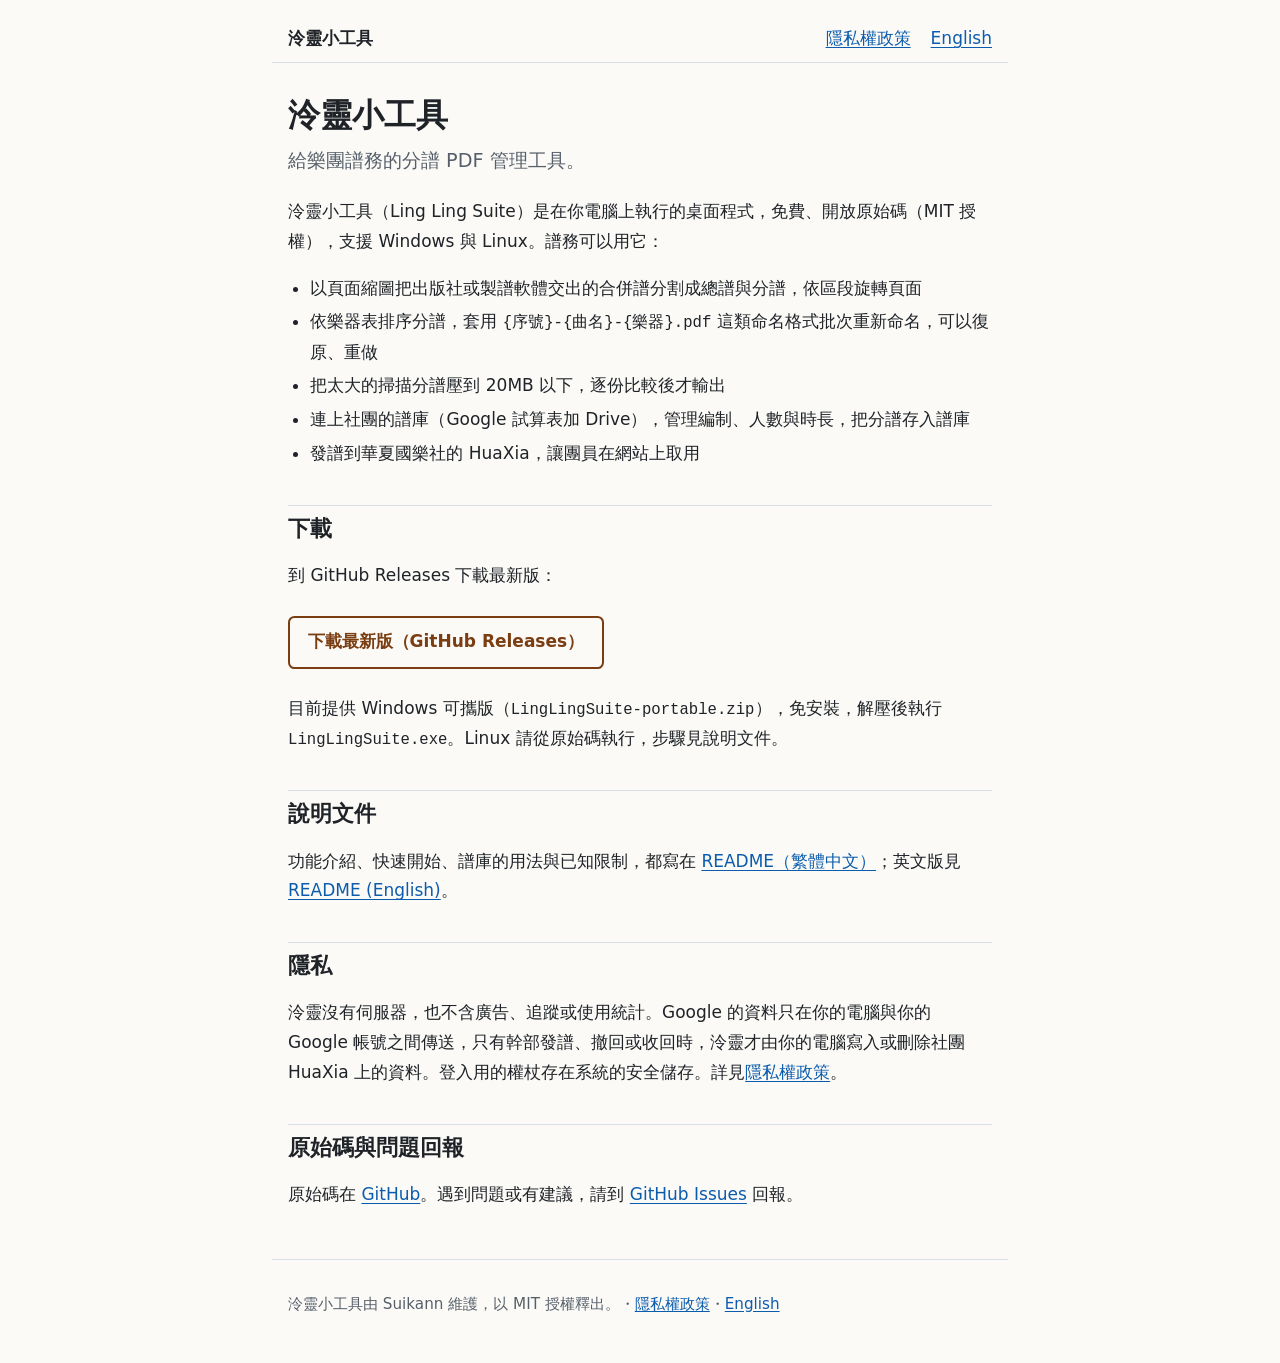
<file: website/index.html>
<!doctype html>
<html lang="zh-Hant-TW">
<head>
  <meta charset="utf-8">
  <meta name="viewport" content="width=device-width, initial-scale=1">
  <title>泠靈小工具</title>
  <meta name="description" content="泠靈小工具：給樂團譜務的分譜 PDF 管理工具，免費、開放原始碼的桌面程式。">
  <link rel="stylesheet" href="style.css">
  <link rel="alternate" hreflang="en" href="en/">
</head>
<body>
  <a class="skip-link" href="#main">跳到主要內容</a>
  <header>
    <nav class="site-nav" aria-label="網站">
      <a class="brand" href="./">泠靈小工具</a>
      <a href="privacy.html">隱私權政策</a>
      <a href="en/" lang="en" hreflang="en">English</a>
    </nav>
  </header>

  <main id="main">
    <h1>泠靈小工具</h1>
    <p class="lead">給樂團譜務的分譜 PDF 管理工具。</p>

    <p>泠靈小工具（Ling Ling Suite）是在你電腦上執行的桌面程式，免費、開放原始碼（MIT 授權），支援 Windows 與 Linux。譜務可以用它：</p>
    <ul>
      <li>以頁面縮圖把出版社或製譜軟體交出的合併譜分割成總譜與分譜，依區段旋轉頁面</li>
      <li>依樂器表排序分譜，套用 <code>{序號}-{曲名}-{樂器}.pdf</code> 這類命名格式批次重新命名，可以復原、重做</li>
      <li>把太大的掃描分譜壓到 20MB 以下，逐份比較後才輸出</li>
      <li>連上社團的譜庫（Google 試算表加 Drive），管理編制、人數與時長，把分譜存入譜庫</li>
      <li>發譜到華夏國樂社的 HuaXia，讓團員在網站上取用</li>
    </ul>

    <h2>下載</h2>
    <p>到 GitHub Releases 下載最新版：</p>
    <p><a class="download" href="https://github.com/Suikann/ling-ling-suite/releases/latest">下載最新版（GitHub Releases）</a></p>
    <p>目前提供 Windows 可攜版（<code>LingLingSuite-portable.zip</code>），免安裝，解壓後執行 <code>LingLingSuite.exe</code>。Linux 請從原始碼執行，步驟見說明文件。</p>

    <h2>說明文件</h2>
    <p>功能介紹、快速開始、譜庫的用法與已知限制，都寫在 <a href="https://github.com/Suikann/ling-ling-suite/blob/HEAD/README.zh-TW.md">README（繁體中文）</a>；英文版見 <a href="https://github.com/Suikann/ling-ling-suite/blob/HEAD/README.md" lang="en" hreflang="en">README (English)</a>。</p>

    <h2>隱私</h2>
    <p>泠靈沒有伺服器，也不含廣告、追蹤或使用統計。Google 的資料只在你的電腦與你的 Google 帳號之間傳送，只有幹部發譜、撤回或收回時，泠靈才由你的電腦寫入或刪除社團 HuaXia 上的資料。登入用的權杖存在系統的安全儲存。詳見<a href="privacy.html">隱私權政策</a>。</p>

    <h2>原始碼與問題回報</h2>
    <p>原始碼在 <a href="https://github.com/Suikann/ling-ling-suite">GitHub</a>。遇到問題或有建議，請到 <a href="https://github.com/Suikann/ling-ling-suite/issues">GitHub Issues</a> 回報。</p>
  </main>

  <footer>
    <p>泠靈小工具由 Suikann 維護，以 MIT 授權釋出。・<a href="privacy.html">隱私權政策</a>・<a href="en/" lang="en" hreflang="en">English</a></p>
  </footer>
</body>
</html>
</file>
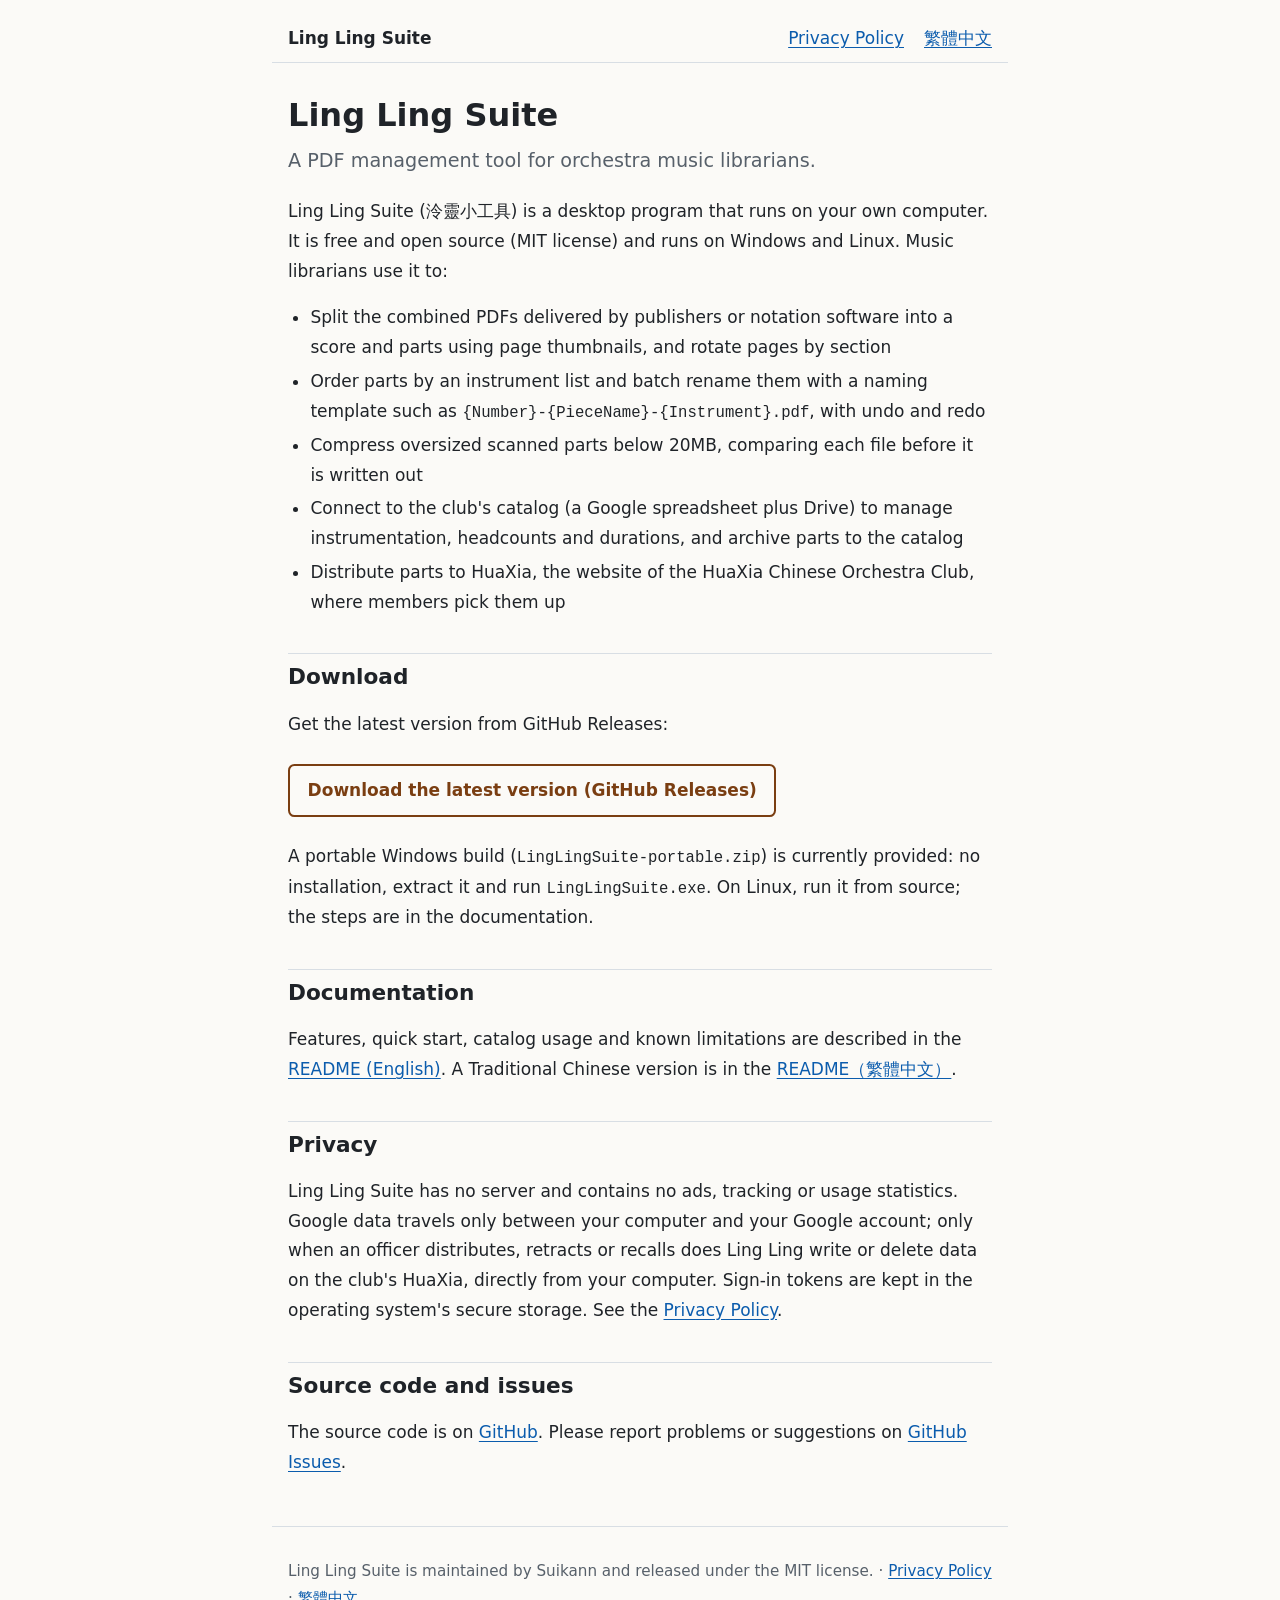
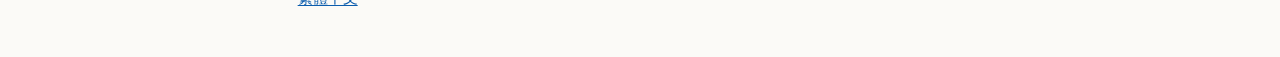
<file: website/en/index.html>
<!doctype html>
<html lang="en">
<head>
  <meta charset="utf-8">
  <meta name="viewport" content="width=device-width, initial-scale=1">
  <title>Ling Ling Suite</title>
  <meta name="description" content="Ling Ling Suite: a free, open-source desktop tool for managing orchestral score and part PDFs.">
  <link rel="stylesheet" href="../style.css">
  <link rel="alternate" hreflang="zh-Hant-TW" href="../">
</head>
<body>
  <a class="skip-link" href="#main">Skip to main content</a>
  <header>
    <nav class="site-nav" aria-label="Site">
      <a class="brand" href="./">Ling Ling Suite</a>
      <a href="privacy.html">Privacy Policy</a>
      <a href="../" lang="zh-Hant-TW" hreflang="zh-Hant-TW">繁體中文</a>
    </nav>
  </header>

  <main id="main">
    <h1>Ling Ling Suite</h1>
    <p class="lead">A PDF management tool for orchestra music librarians.</p>

    <p>Ling Ling Suite (泠靈小工具) is a desktop program that runs on your own computer. It is free and open source (MIT license) and runs on Windows and Linux. Music librarians use it to:</p>
    <ul>
      <li>Split the combined PDFs delivered by publishers or notation software into a score and parts using page thumbnails, and rotate pages by section</li>
      <li>Order parts by an instrument list and batch rename them with a naming template such as <code>{Number}-{PieceName}-{Instrument}.pdf</code>, with undo and redo</li>
      <li>Compress oversized scanned parts below 20MB, comparing each file before it is written out</li>
      <li>Connect to the club's catalog (a Google spreadsheet plus Drive) to manage instrumentation, headcounts and durations, and archive parts to the catalog</li>
      <li>Distribute parts to HuaXia, the website of the HuaXia Chinese Orchestra Club, where members pick them up</li>
    </ul>

    <h2>Download</h2>
    <p>Get the latest version from GitHub Releases:</p>
    <p><a class="download" href="https://github.com/Suikann/ling-ling-suite/releases/latest">Download the latest version (GitHub Releases)</a></p>
    <p>A portable Windows build (<code>LingLingSuite-portable.zip</code>) is currently provided: no installation, extract it and run <code>LingLingSuite.exe</code>. On Linux, run it from source; the steps are in the documentation.</p>

    <h2>Documentation</h2>
    <p>Features, quick start, catalog usage and known limitations are described in the <a href="https://github.com/Suikann/ling-ling-suite/blob/HEAD/README.md">README (English)</a>. A Traditional Chinese version is in the <a href="https://github.com/Suikann/ling-ling-suite/blob/HEAD/README.zh-TW.md" lang="zh-Hant-TW" hreflang="zh-Hant-TW">README（繁體中文）</a>.</p>

    <h2>Privacy</h2>
    <p>Ling Ling Suite has no server and contains no ads, tracking or usage statistics. Google data travels only between your computer and your Google account; only when an officer distributes, retracts or recalls does Ling Ling write or delete data on the club's HuaXia, directly from your computer. Sign-in tokens are kept in the operating system's secure storage. See the <a href="privacy.html">Privacy Policy</a>.</p>

    <h2>Source code and issues</h2>
    <p>The source code is on <a href="https://github.com/Suikann/ling-ling-suite">GitHub</a>. Please report problems or suggestions on <a href="https://github.com/Suikann/ling-ling-suite/issues">GitHub Issues</a>.</p>
  </main>

  <footer>
    <p>Ling Ling Suite is maintained by Suikann and released under the MIT license. · <a href="privacy.html">Privacy Policy</a> · <a href="../" lang="zh-Hant-TW" hreflang="zh-Hant-TW">繁體中文</a></p>
  </footer>
</body>
</html>
</file>
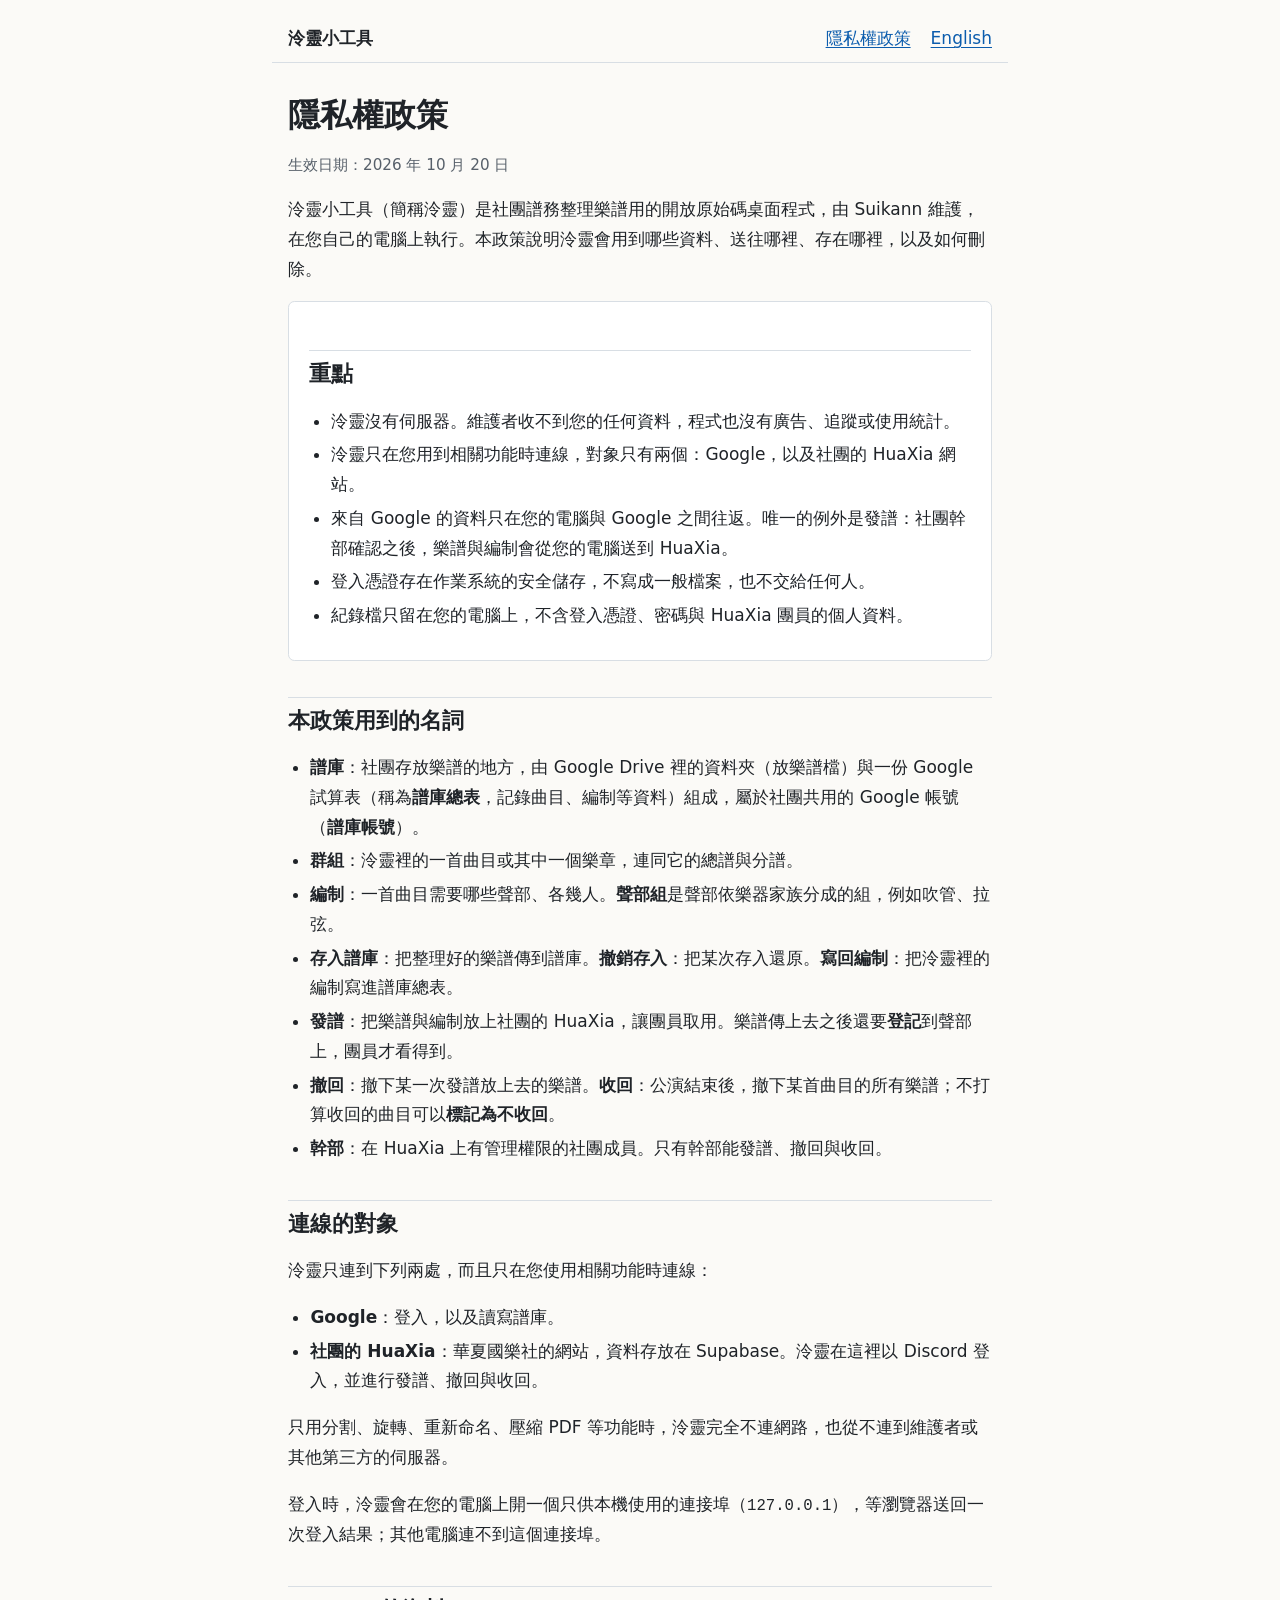
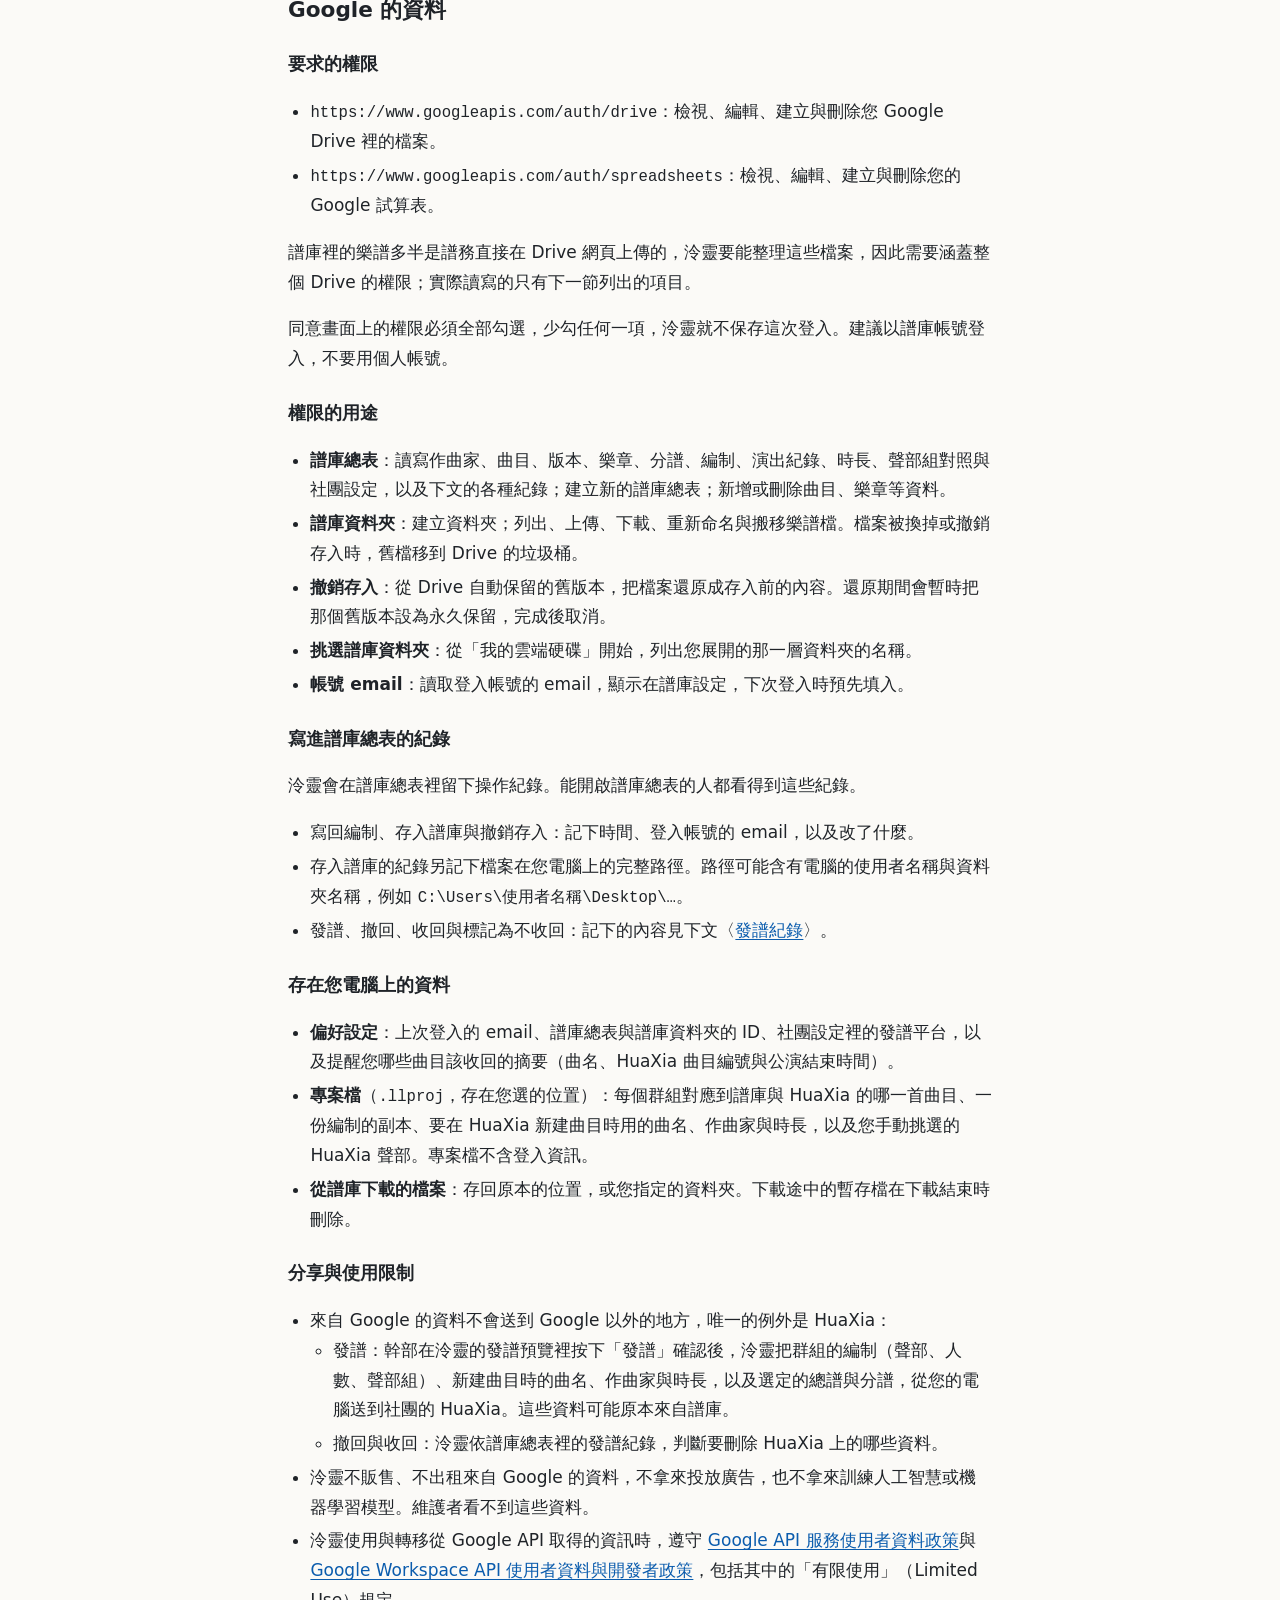
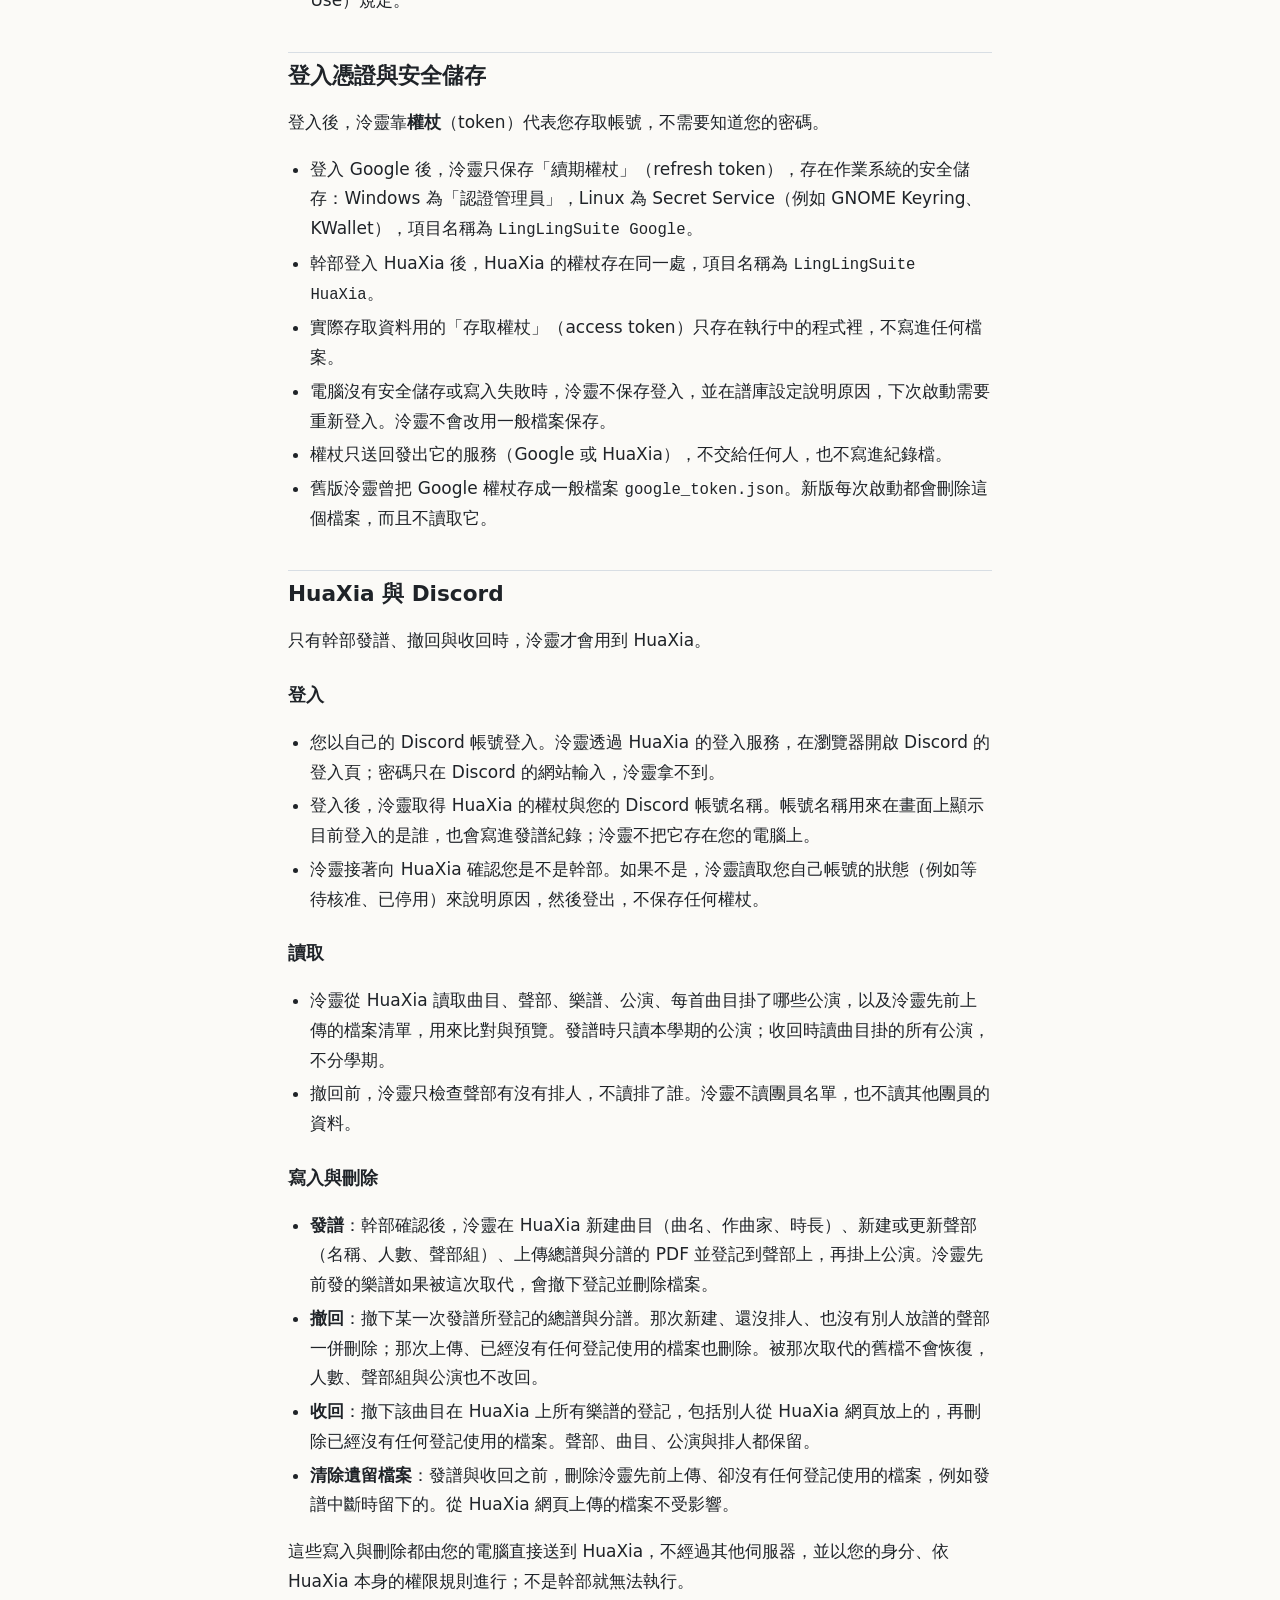
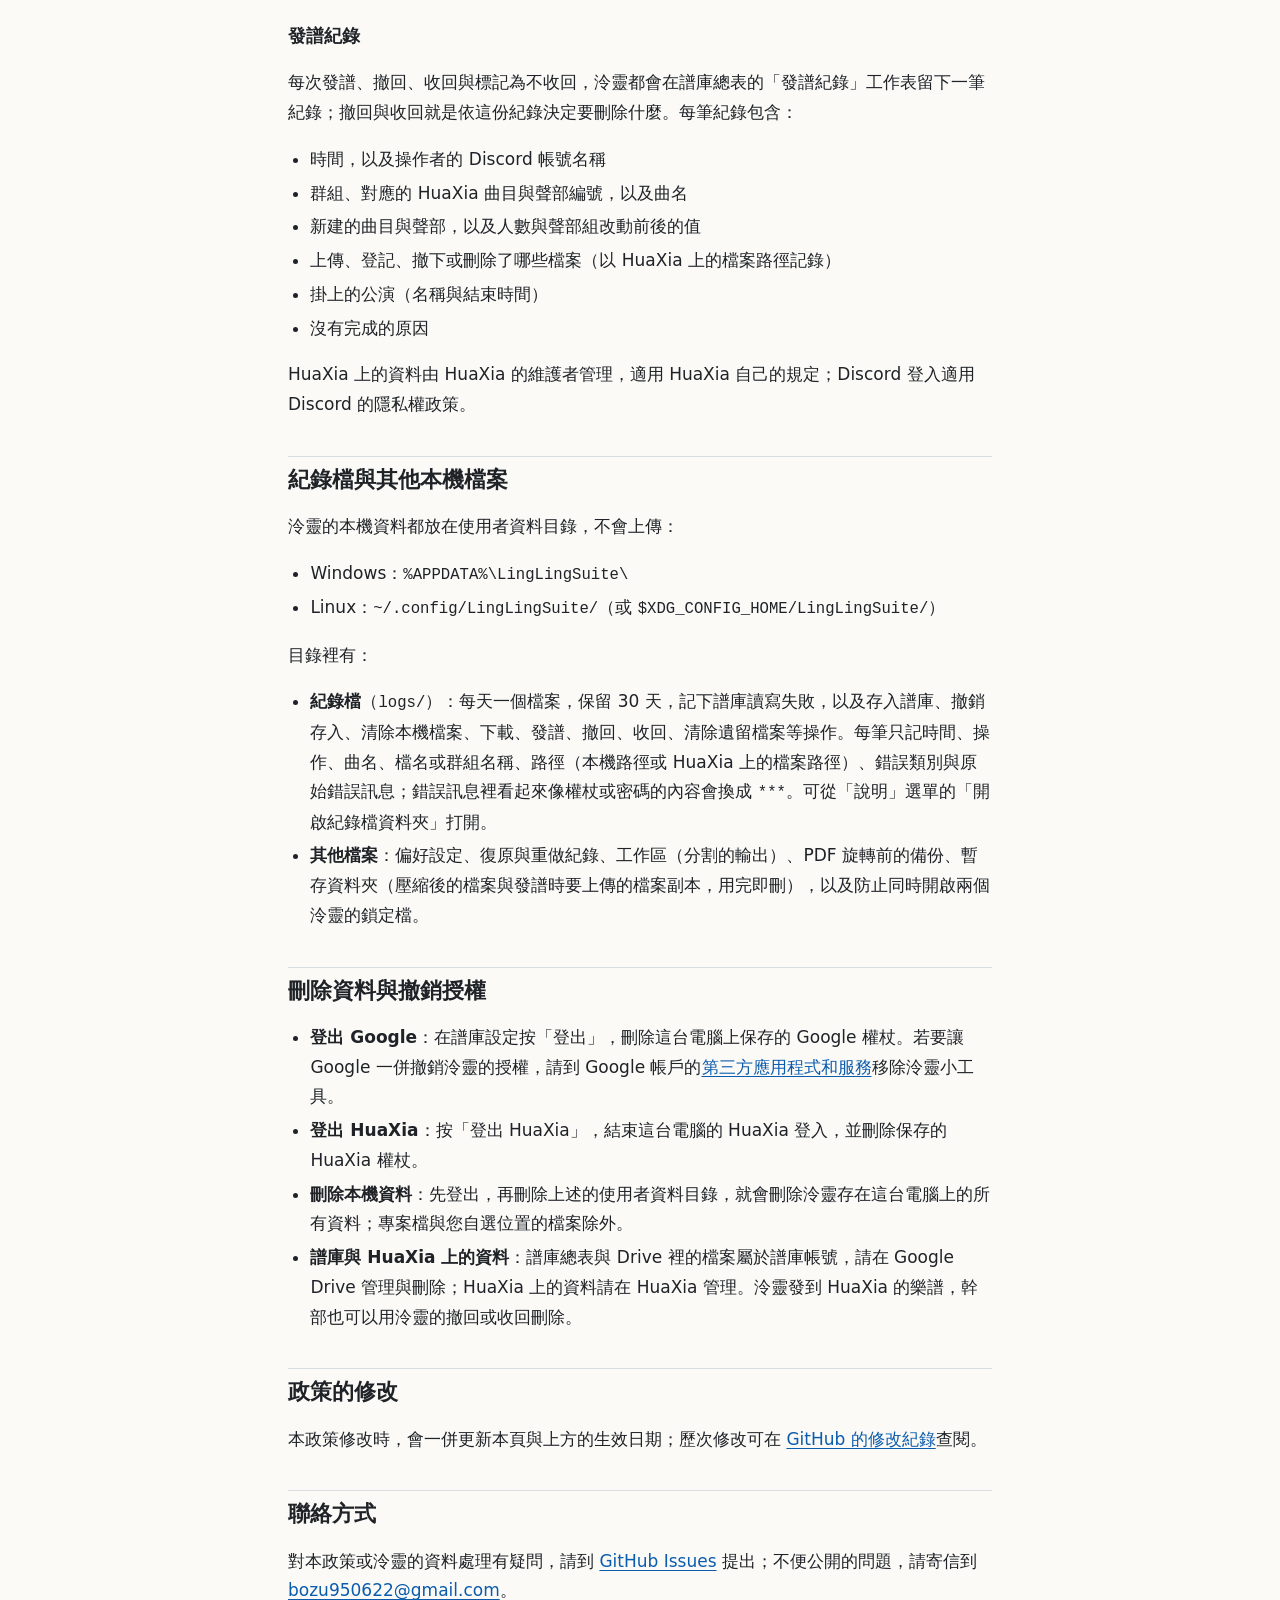
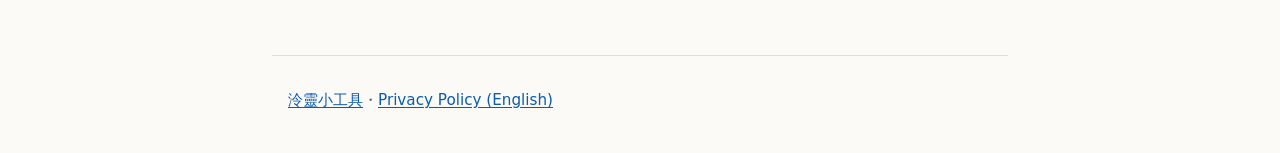
<file: website/privacy.html>
<!doctype html>
<html lang="zh-Hant-TW">
<head>
  <meta charset="utf-8">
  <meta name="viewport" content="width=device-width, initial-scale=1">
  <title>隱私權政策｜泠靈小工具</title>
  <meta name="description" content="泠靈小工具如何處理 Google、HuaXia 與本機的資料。">
  <link rel="stylesheet" href="style.css">
  <link rel="alternate" hreflang="en" href="en/privacy.html">
</head>
<body>
  <a class="skip-link" href="#main">跳到主要內容</a>
  <header>
    <nav class="site-nav" aria-label="網站">
      <a class="brand" href="./">泠靈小工具</a>
      <a href="privacy.html" aria-current="page">隱私權政策</a>
      <a href="en/privacy.html" lang="en" hreflang="en">English</a>
    </nav>
  </header>

  <main id="main">
    <h1>隱私權政策</h1>
    <p class="meta">生效日期：2026 年 10 月 20 日</p>

    <p>泠靈小工具（簡稱泠靈）是社團譜務整理樂譜用的開放原始碼桌面程式，由 Suikann 維護，在您自己的電腦上執行。本政策說明泠靈會用到哪些資料、送往哪裡、存在哪裡，以及如何刪除。</p>

    <div class="summary">
      <h2 id="summary">重點</h2>
      <ul>
        <li>泠靈沒有伺服器。維護者收不到您的任何資料，程式也沒有廣告、追蹤或使用統計。</li>
        <li>泠靈只在您用到相關功能時連線，對象只有兩個：Google，以及社團的 HuaXia 網站。</li>
        <li>來自 Google 的資料只在您的電腦與 Google 之間往返。唯一的例外是發譜：社團幹部確認之後，樂譜與編制會從您的電腦送到 HuaXia。</li>
        <li>登入憑證存在作業系統的安全儲存，不寫成一般檔案，也不交給任何人。</li>
        <li>紀錄檔只留在您的電腦上，不含登入憑證、密碼與 HuaXia 團員的個人資料。</li>
      </ul>
    </div>

    <h2 id="terms">本政策用到的名詞</h2>
    <ul>
      <li><strong>譜庫</strong>：社團存放樂譜的地方，由 Google Drive 裡的資料夾（放樂譜檔）與一份 Google 試算表（稱為<strong>譜庫總表</strong>，記錄曲目、編制等資料）組成，屬於社團共用的 Google 帳號（<strong>譜庫帳號</strong>）。</li>
      <li><strong>群組</strong>：泠靈裡的一首曲目或其中一個樂章，連同它的總譜與分譜。</li>
      <li><strong>編制</strong>：一首曲目需要哪些聲部、各幾人。<strong>聲部組</strong>是聲部依樂器家族分成的組，例如吹管、拉弦。</li>
      <li><strong>存入譜庫</strong>：把整理好的樂譜傳到譜庫。<strong>撤銷存入</strong>：把某次存入還原。<strong>寫回編制</strong>：把泠靈裡的編制寫進譜庫總表。</li>
      <li><strong>發譜</strong>：把樂譜與編制放上社團的 HuaXia，讓團員取用。樂譜傳上去之後還要<strong>登記</strong>到聲部上，團員才看得到。</li>
      <li><strong>撤回</strong>：撤下某一次發譜放上去的樂譜。<strong>收回</strong>：公演結束後，撤下某首曲目的所有樂譜；不打算收回的曲目可以<strong>標記為不收回</strong>。</li>
      <li><strong>幹部</strong>：在 HuaXia 上有管理權限的社團成員。只有幹部能發譜、撤回與收回。</li>
    </ul>

    <h2 id="connections">連線的對象</h2>
    <p>泠靈只連到下列兩處，而且只在您使用相關功能時連線：</p>
    <ul>
      <li><strong>Google</strong>：登入，以及讀寫譜庫。</li>
      <li><strong>社團的 HuaXia</strong>：華夏國樂社的網站，資料存放在 Supabase。泠靈在這裡以 Discord 登入，並進行發譜、撤回與收回。</li>
    </ul>
    <p>只用分割、旋轉、重新命名、壓縮 PDF 等功能時，泠靈完全不連網路，也從不連到維護者或其他第三方的伺服器。</p>
    <p>登入時，泠靈會在您的電腦上開一個只供本機使用的連接埠（<code>127.0.0.1</code>），等瀏覽器送回一次登入結果；其他電腦連不到這個連接埠。</p>

    <h2 id="google">Google 的資料</h2>

    <h3>要求的權限</h3>
    <ul>
      <li><code>https://www.googleapis.com/auth/drive</code>：檢視、編輯、建立與刪除您 Google Drive 裡的檔案。</li>
      <li><code>https://www.googleapis.com/auth/spreadsheets</code>：檢視、編輯、建立與刪除您的 Google 試算表。</li>
    </ul>
    <p>譜庫裡的樂譜多半是譜務直接在 Drive 網頁上傳的，泠靈要能整理這些檔案，因此需要涵蓋整個 Drive 的權限；實際讀寫的只有下一節列出的項目。</p>
    <p>同意畫面上的權限必須全部勾選，少勾任何一項，泠靈就不保存這次登入。建議以譜庫帳號登入，不要用個人帳號。</p>

    <h3>權限的用途</h3>
    <ul>
      <li><strong>譜庫總表</strong>：讀寫作曲家、曲目、版本、樂章、分譜、編制、演出紀錄、時長、聲部組對照與社團設定，以及下文的各種紀錄；建立新的譜庫總表；新增或刪除曲目、樂章等資料。</li>
      <li><strong>譜庫資料夾</strong>：建立資料夾；列出、上傳、下載、重新命名與搬移樂譜檔。檔案被換掉或撤銷存入時，舊檔移到 Drive 的垃圾桶。</li>
      <li><strong>撤銷存入</strong>：從 Drive 自動保留的舊版本，把檔案還原成存入前的內容。還原期間會暫時把那個舊版本設為永久保留，完成後取消。</li>
      <li><strong>挑選譜庫資料夾</strong>：從「我的雲端硬碟」開始，列出您展開的那一層資料夾的名稱。</li>
      <li><strong>帳號 email</strong>：讀取登入帳號的 email，顯示在譜庫設定，下次登入時預先填入。</li>
    </ul>

    <h3>寫進譜庫總表的紀錄</h3>
    <p>泠靈會在譜庫總表裡留下操作紀錄。能開啟譜庫總表的人都看得到這些紀錄。</p>
    <ul>
      <li>寫回編制、存入譜庫與撤銷存入：記下時間、登入帳號的 email，以及改了什麼。</li>
      <li>存入譜庫的紀錄另記下檔案在您電腦上的完整路徑。路徑可能含有電腦的使用者名稱與資料夾名稱，例如 <code>C:\Users\使用者名稱\Desktop\…</code>。</li>
      <li>發譜、撤回、收回與標記為不收回：記下的內容見下文〈<a href="#publish-log">發譜紀錄</a>〉。</li>
    </ul>

    <h3>存在您電腦上的資料</h3>
    <ul>
      <li><strong>偏好設定</strong>：上次登入的 email、譜庫總表與譜庫資料夾的 ID、社團設定裡的發譜平台，以及提醒您哪些曲目該收回的摘要（曲名、HuaXia 曲目編號與公演結束時間）。</li>
      <li><strong>專案檔</strong>（<code>.llproj</code>，存在您選的位置）：每個群組對應到譜庫與 HuaXia 的哪一首曲目、一份編制的副本、要在 HuaXia 新建曲目時用的曲名、作曲家與時長，以及您手動挑選的 HuaXia 聲部。專案檔不含登入資訊。</li>
      <li><strong>從譜庫下載的檔案</strong>：存回原本的位置，或您指定的資料夾。下載途中的暫存檔在下載結束時刪除。</li>
    </ul>

    <h3>分享與使用限制</h3>
    <ul>
      <li>來自 Google 的資料不會送到 Google 以外的地方，唯一的例外是 HuaXia：
        <ul>
          <li>發譜：幹部在泠靈的發譜預覽裡按下「發譜」確認後，泠靈把群組的編制（聲部、人數、聲部組）、新建曲目時的曲名、作曲家與時長，以及選定的總譜與分譜，從您的電腦送到社團的 HuaXia。這些資料可能原本來自譜庫。</li>
          <li>撤回與收回：泠靈依譜庫總表裡的發譜紀錄，判斷要刪除 HuaXia 上的哪些資料。</li>
        </ul>
      </li>
      <li>泠靈不販售、不出租來自 Google 的資料，不拿來投放廣告，也不拿來訓練人工智慧或機器學習模型。維護者看不到這些資料。</li>
      <li>泠靈使用與轉移從 Google API 取得的資訊時，遵守 <a href="https://developers.google.com/terms/api-services-user-data-policy">Google API 服務使用者資料政策</a>與 <a href="https://developers.google.com/workspace/workspace-api-user-data-developer-policy">Google Workspace API 使用者資料與開發者政策</a>，包括其中的「有限使用」（Limited Use）規定。</li>
    </ul>

    <h2 id="tokens">登入憑證與安全儲存</h2>
    <p>登入後，泠靈靠<strong>權杖</strong>（token）代表您存取帳號，不需要知道您的密碼。</p>
    <ul>
      <li>登入 Google 後，泠靈只保存「續期權杖」（refresh token），存在作業系統的安全儲存：Windows 為「認證管理員」，Linux 為 Secret Service（例如 GNOME Keyring、KWallet），項目名稱為 <code>LingLingSuite Google</code>。</li>
      <li>幹部登入 HuaXia 後，HuaXia 的權杖存在同一處，項目名稱為 <code>LingLingSuite HuaXia</code>。</li>
      <li>實際存取資料用的「存取權杖」（access token）只存在執行中的程式裡，不寫進任何檔案。</li>
      <li>電腦沒有安全儲存或寫入失敗時，泠靈不保存登入，並在譜庫設定說明原因，下次啟動需要重新登入。泠靈不會改用一般檔案保存。</li>
      <li>權杖只送回發出它的服務（Google 或 HuaXia），不交給任何人，也不寫進紀錄檔。</li>
      <li>舊版泠靈曾把 Google 權杖存成一般檔案 <code>google_token.json</code>。新版每次啟動都會刪除這個檔案，而且不讀取它。</li>
    </ul>

    <h2 id="huaxia">HuaXia 與 Discord</h2>
    <p>只有幹部發譜、撤回與收回時，泠靈才會用到 HuaXia。</p>

    <h3>登入</h3>
    <ul>
      <li>您以自己的 Discord 帳號登入。泠靈透過 HuaXia 的登入服務，在瀏覽器開啟 Discord 的登入頁；密碼只在 Discord 的網站輸入，泠靈拿不到。</li>
      <li>登入後，泠靈取得 HuaXia 的權杖與您的 Discord 帳號名稱。帳號名稱用來在畫面上顯示目前登入的是誰，也會寫進發譜紀錄；泠靈不把它存在您的電腦上。</li>
      <li>泠靈接著向 HuaXia 確認您是不是幹部。如果不是，泠靈讀取您自己帳號的狀態（例如等待核准、已停用）來說明原因，然後登出，不保存任何權杖。</li>
    </ul>

    <h3>讀取</h3>
    <ul>
      <li>泠靈從 HuaXia 讀取曲目、聲部、樂譜、公演、每首曲目掛了哪些公演，以及泠靈先前上傳的檔案清單，用來比對與預覽。發譜時只讀本學期的公演；收回時讀曲目掛的所有公演，不分學期。</li>
      <li>撤回前，泠靈只檢查聲部有沒有排人，不讀排了誰。泠靈不讀團員名單，也不讀其他團員的資料。</li>
    </ul>

    <h3>寫入與刪除</h3>
    <ul>
      <li><strong>發譜</strong>：幹部確認後，泠靈在 HuaXia 新建曲目（曲名、作曲家、時長）、新建或更新聲部（名稱、人數、聲部組）、上傳總譜與分譜的 PDF 並登記到聲部上，再掛上公演。泠靈先前發的樂譜如果被這次取代，會撤下登記並刪除檔案。</li>
      <li><strong>撤回</strong>：撤下某一次發譜所登記的總譜與分譜。那次新建、還沒排人、也沒有別人放譜的聲部一併刪除；那次上傳、已經沒有任何登記使用的檔案也刪除。被那次取代的舊檔不會恢復，人數、聲部組與公演也不改回。</li>
      <li><strong>收回</strong>：撤下該曲目在 HuaXia 上所有樂譜的登記，包括別人從 HuaXia 網頁放上的，再刪除已經沒有任何登記使用的檔案。聲部、曲目、公演與排人都保留。</li>
      <li><strong>清除遺留檔案</strong>：發譜與收回之前，刪除泠靈先前上傳、卻沒有任何登記使用的檔案，例如發譜中斷時留下的。從 HuaXia 網頁上傳的檔案不受影響。</li>
    </ul>
    <p>這些寫入與刪除都由您的電腦直接送到 HuaXia，不經過其他伺服器，並以您的身分、依 HuaXia 本身的權限規則進行；不是幹部就無法執行。</p>

    <h3 id="publish-log">發譜紀錄</h3>
    <p>每次發譜、撤回、收回與標記為不收回，泠靈都會在譜庫總表的「發譜紀錄」工作表留下一筆紀錄；撤回與收回就是依這份紀錄決定要刪除什麼。每筆紀錄包含：</p>
    <ul>
      <li>時間，以及操作者的 Discord 帳號名稱</li>
      <li>群組、對應的 HuaXia 曲目與聲部編號，以及曲名</li>
      <li>新建的曲目與聲部，以及人數與聲部組改動前後的值</li>
      <li>上傳、登記、撤下或刪除了哪些檔案（以 HuaXia 上的檔案路徑記錄）</li>
      <li>掛上的公演（名稱與結束時間）</li>
      <li>沒有完成的原因</li>
    </ul>
    <p>HuaXia 上的資料由 HuaXia 的維護者管理，適用 HuaXia 自己的規定；Discord 登入適用 Discord 的隱私權政策。</p>

    <h2 id="local">紀錄檔與其他本機檔案</h2>
    <p>泠靈的本機資料都放在使用者資料目錄，不會上傳：</p>
    <ul>
      <li>Windows：<code>%APPDATA%\LingLingSuite\</code></li>
      <li>Linux：<code>~/.config/LingLingSuite/</code>（或 <code>$XDG_CONFIG_HOME/LingLingSuite/</code>）</li>
    </ul>
    <p>目錄裡有：</p>
    <ul>
      <li><strong>紀錄檔</strong>（<code>logs/</code>）：每天一個檔案，保留 30 天，記下譜庫讀寫失敗，以及存入譜庫、撤銷存入、清除本機檔案、下載、發譜、撤回、收回、清除遺留檔案等操作。每筆只記時間、操作、曲名、檔名或群組名稱、路徑（本機路徑或 HuaXia 上的檔案路徑）、錯誤類別與原始錯誤訊息；錯誤訊息裡看起來像權杖或密碼的內容會換成 <code>***</code>。可從「說明」選單的「開啟紀錄檔資料夾」打開。</li>
      <li><strong>其他檔案</strong>：偏好設定、復原與重做紀錄、工作區（分割的輸出）、PDF 旋轉前的備份、暫存資料夾（壓縮後的檔案與發譜時要上傳的檔案副本，用完即刪），以及防止同時開啟兩個泠靈的鎖定檔。</li>
    </ul>

    <h2 id="delete">刪除資料與撤銷授權</h2>
    <ul>
      <li><strong>登出 Google</strong>：在譜庫設定按「登出」，刪除這台電腦上保存的 Google 權杖。若要讓 Google 一併撤銷泠靈的授權，請到 Google 帳戶的<a href="https://myaccount.google.com/connections">第三方應用程式和服務</a>移除泠靈小工具。</li>
      <li><strong>登出 HuaXia</strong>：按「登出 HuaXia」，結束這台電腦的 HuaXia 登入，並刪除保存的 HuaXia 權杖。</li>
      <li><strong>刪除本機資料</strong>：先登出，再刪除上述的使用者資料目錄，就會刪除泠靈存在這台電腦上的所有資料；專案檔與您自選位置的檔案除外。</li>
      <li><strong>譜庫與 HuaXia 上的資料</strong>：譜庫總表與 Drive 裡的檔案屬於譜庫帳號，請在 Google Drive 管理與刪除；HuaXia 上的資料請在 HuaXia 管理。泠靈發到 HuaXia 的樂譜，幹部也可以用泠靈的撤回或收回刪除。</li>
    </ul>

    <h2 id="changes">政策的修改</h2>
    <p>本政策修改時，會一併更新本頁與上方的生效日期；歷次修改可在 <a href="https://github.com/Suikann/ling-ling-suite/commits/HEAD/website/privacy.html">GitHub 的修改紀錄</a>查閱。</p>

    <h2 id="contact">聯絡方式</h2>
    <p>對本政策或泠靈的資料處理有疑問，請到 <a href="https://github.com/Suikann/ling-ling-suite/issues">GitHub Issues</a> 提出；不便公開的問題，請寄信到 <a href="mailto:bozu950622@gmail.com">bozu950622@gmail.com</a>。</p>
  </main>

  <footer>
    <p><a href="./">泠靈小工具</a>・<a href="en/privacy.html" lang="en" hreflang="en">Privacy Policy (English)</a></p>
  </footer>
</body>
</html>
</file>
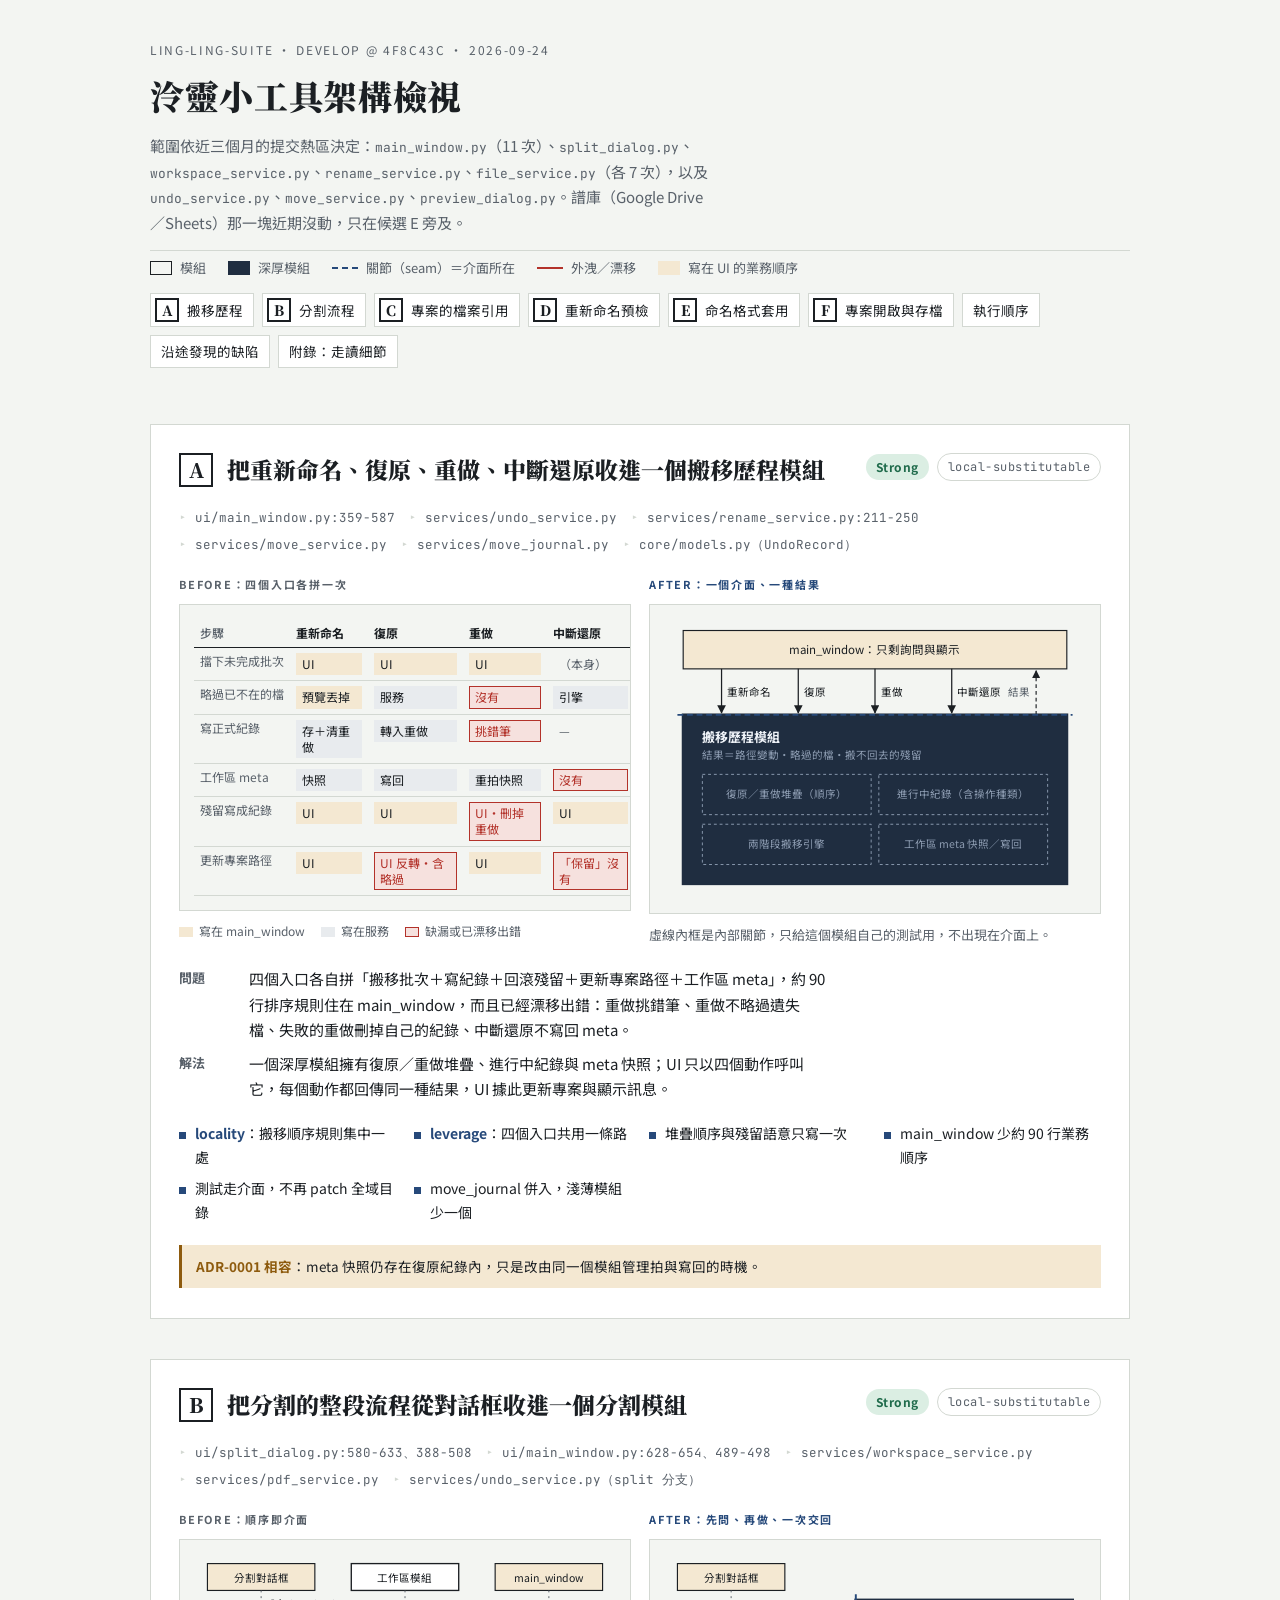
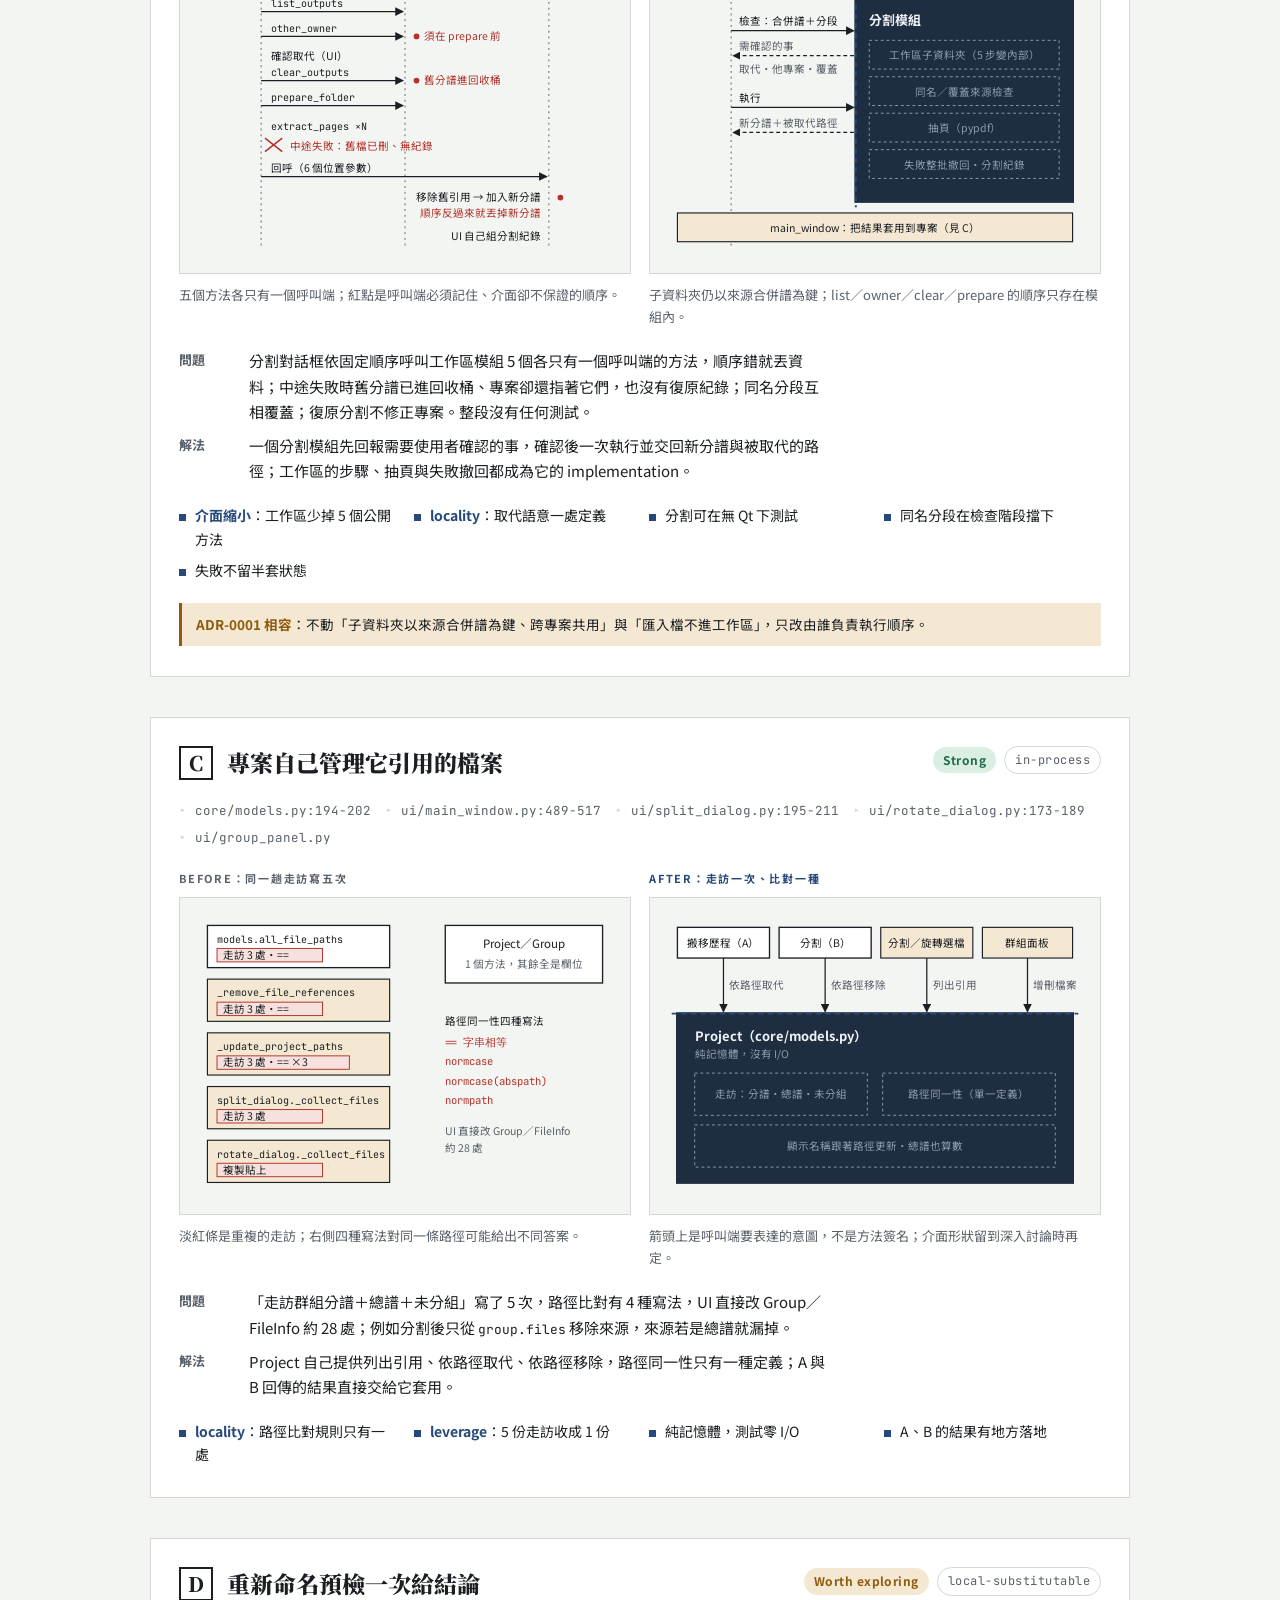
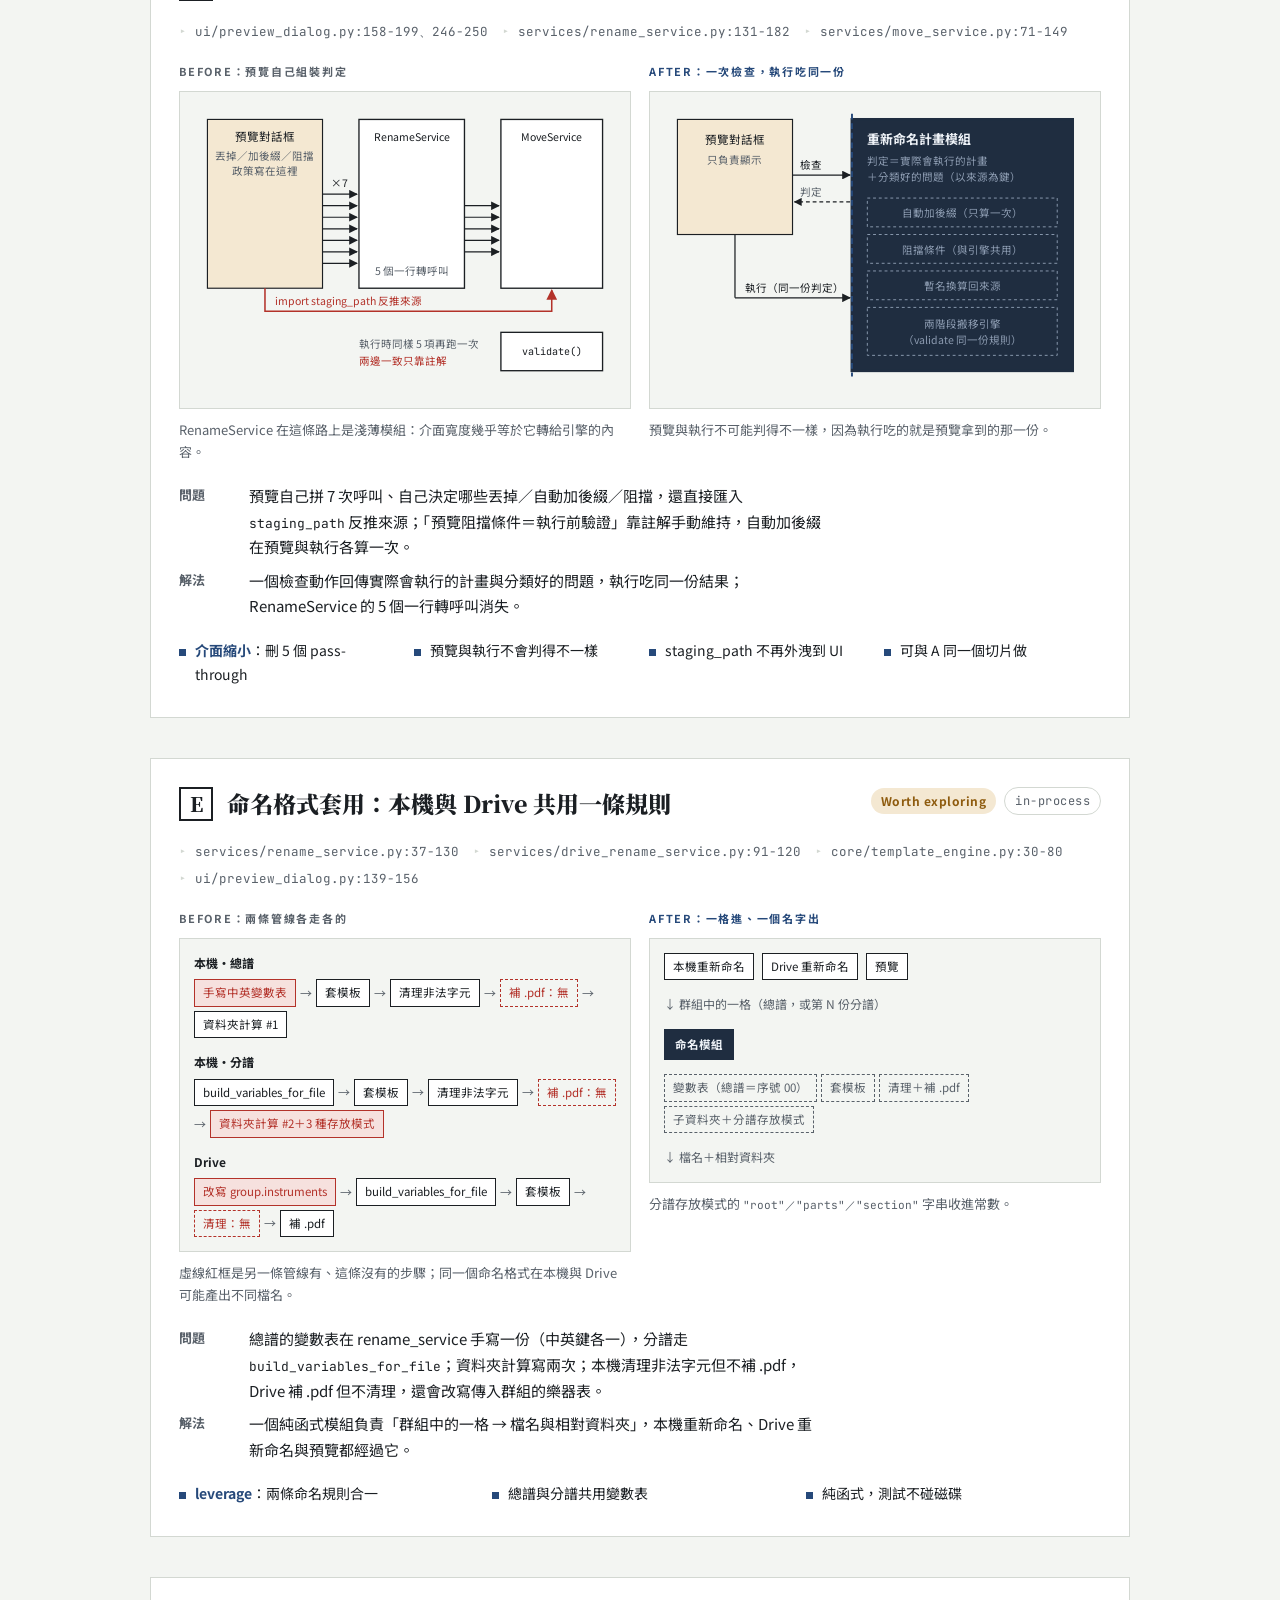
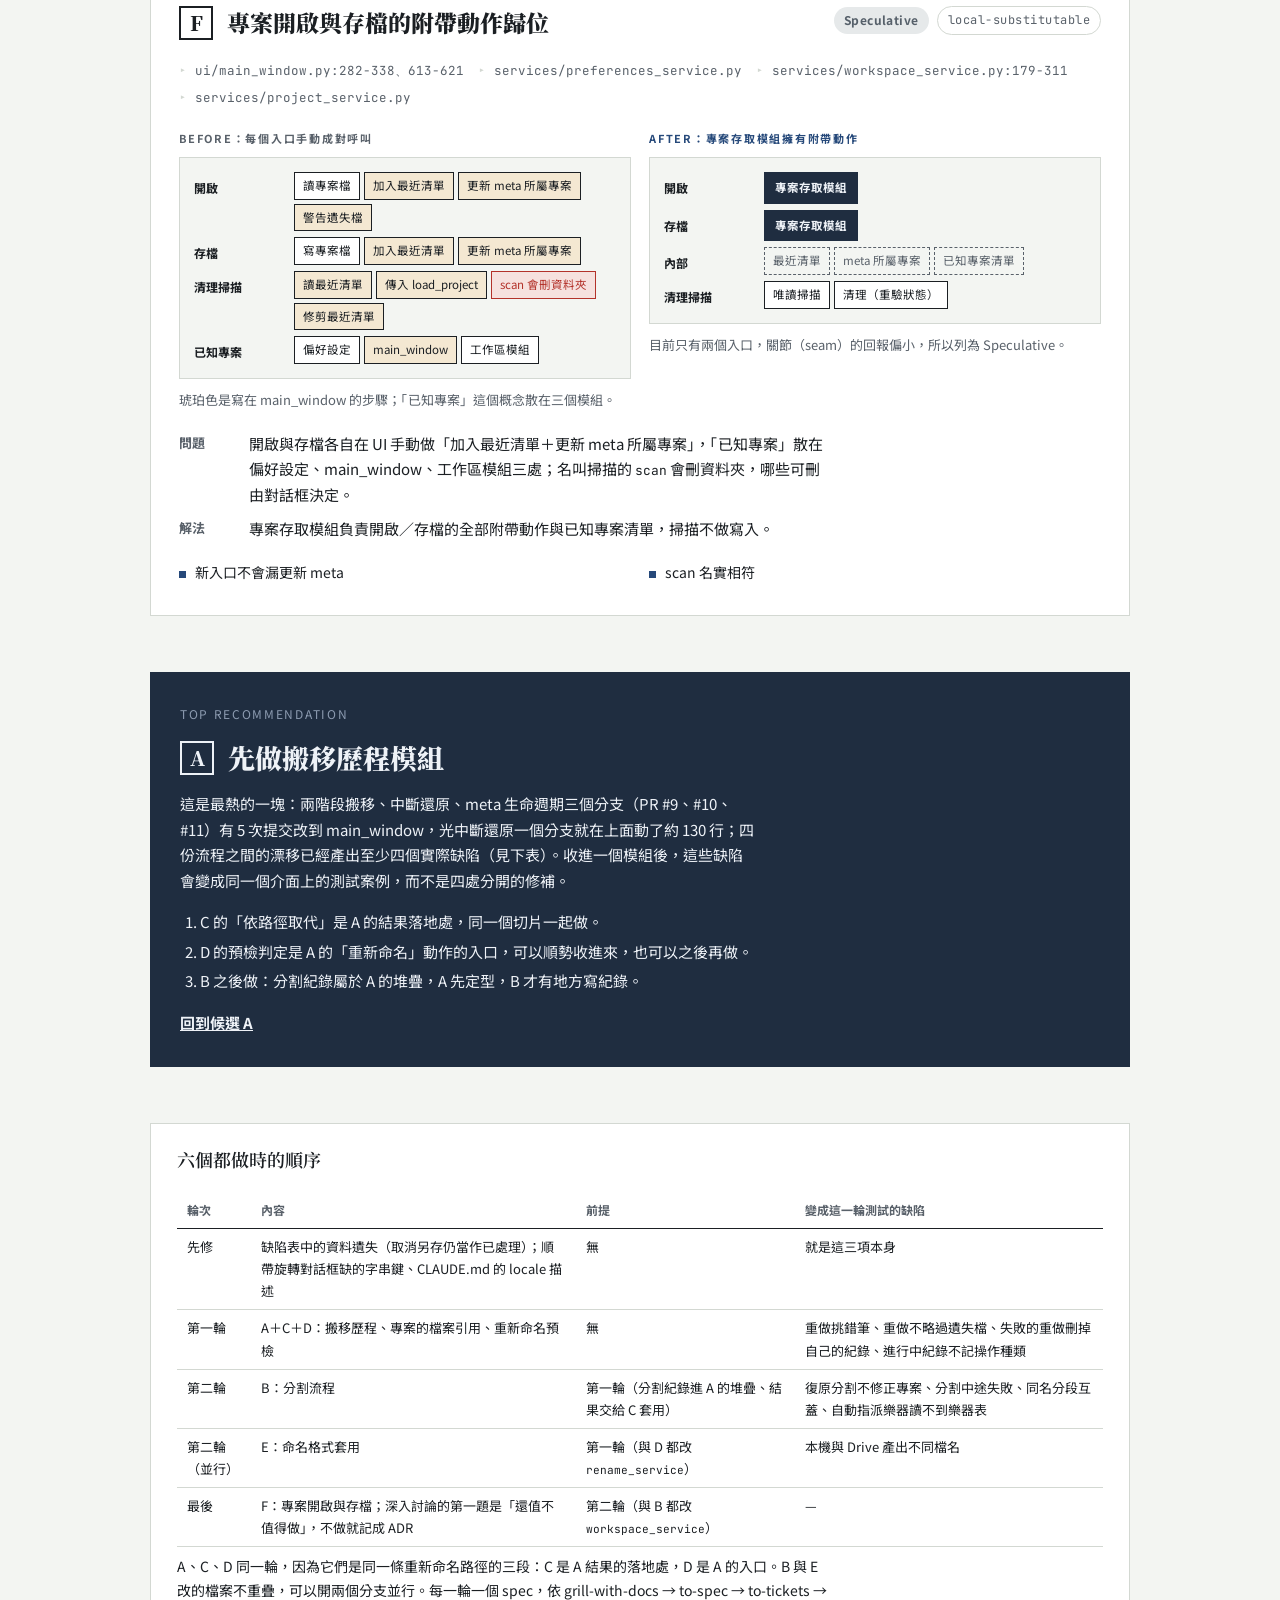
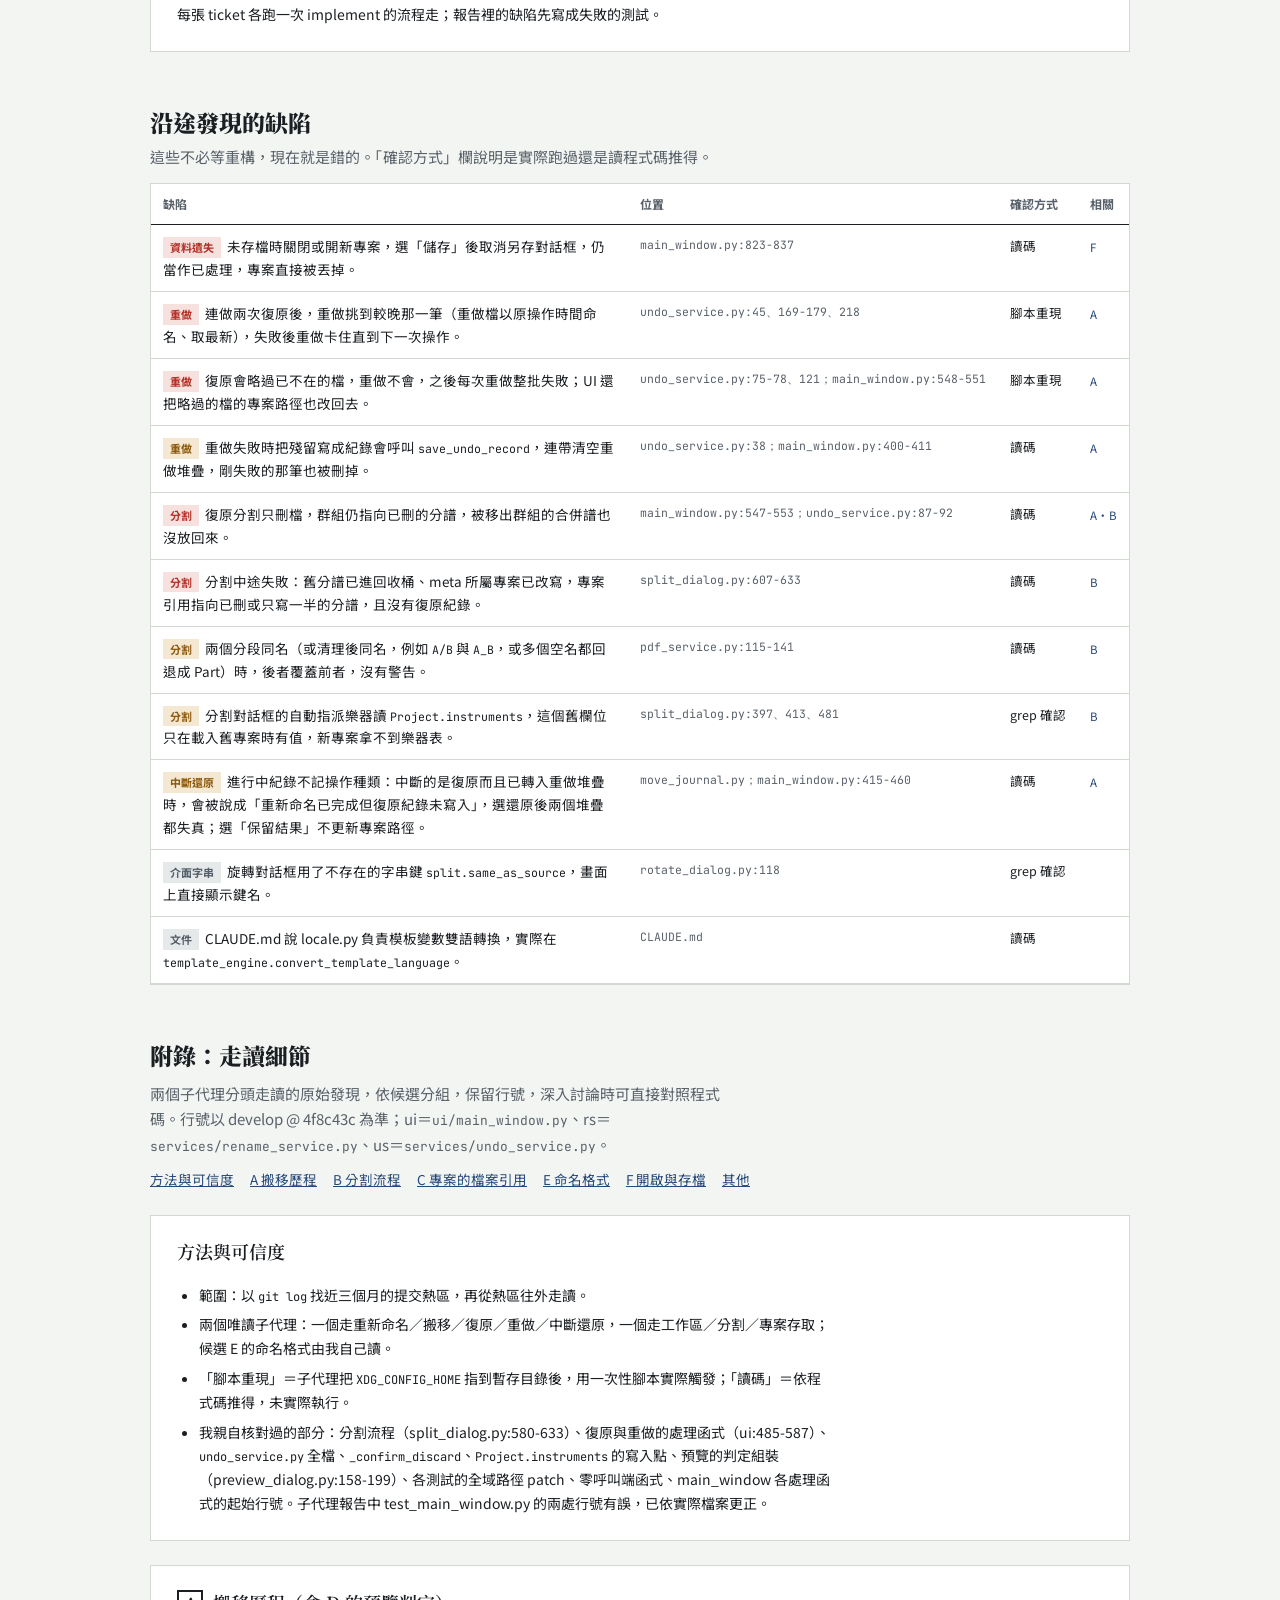
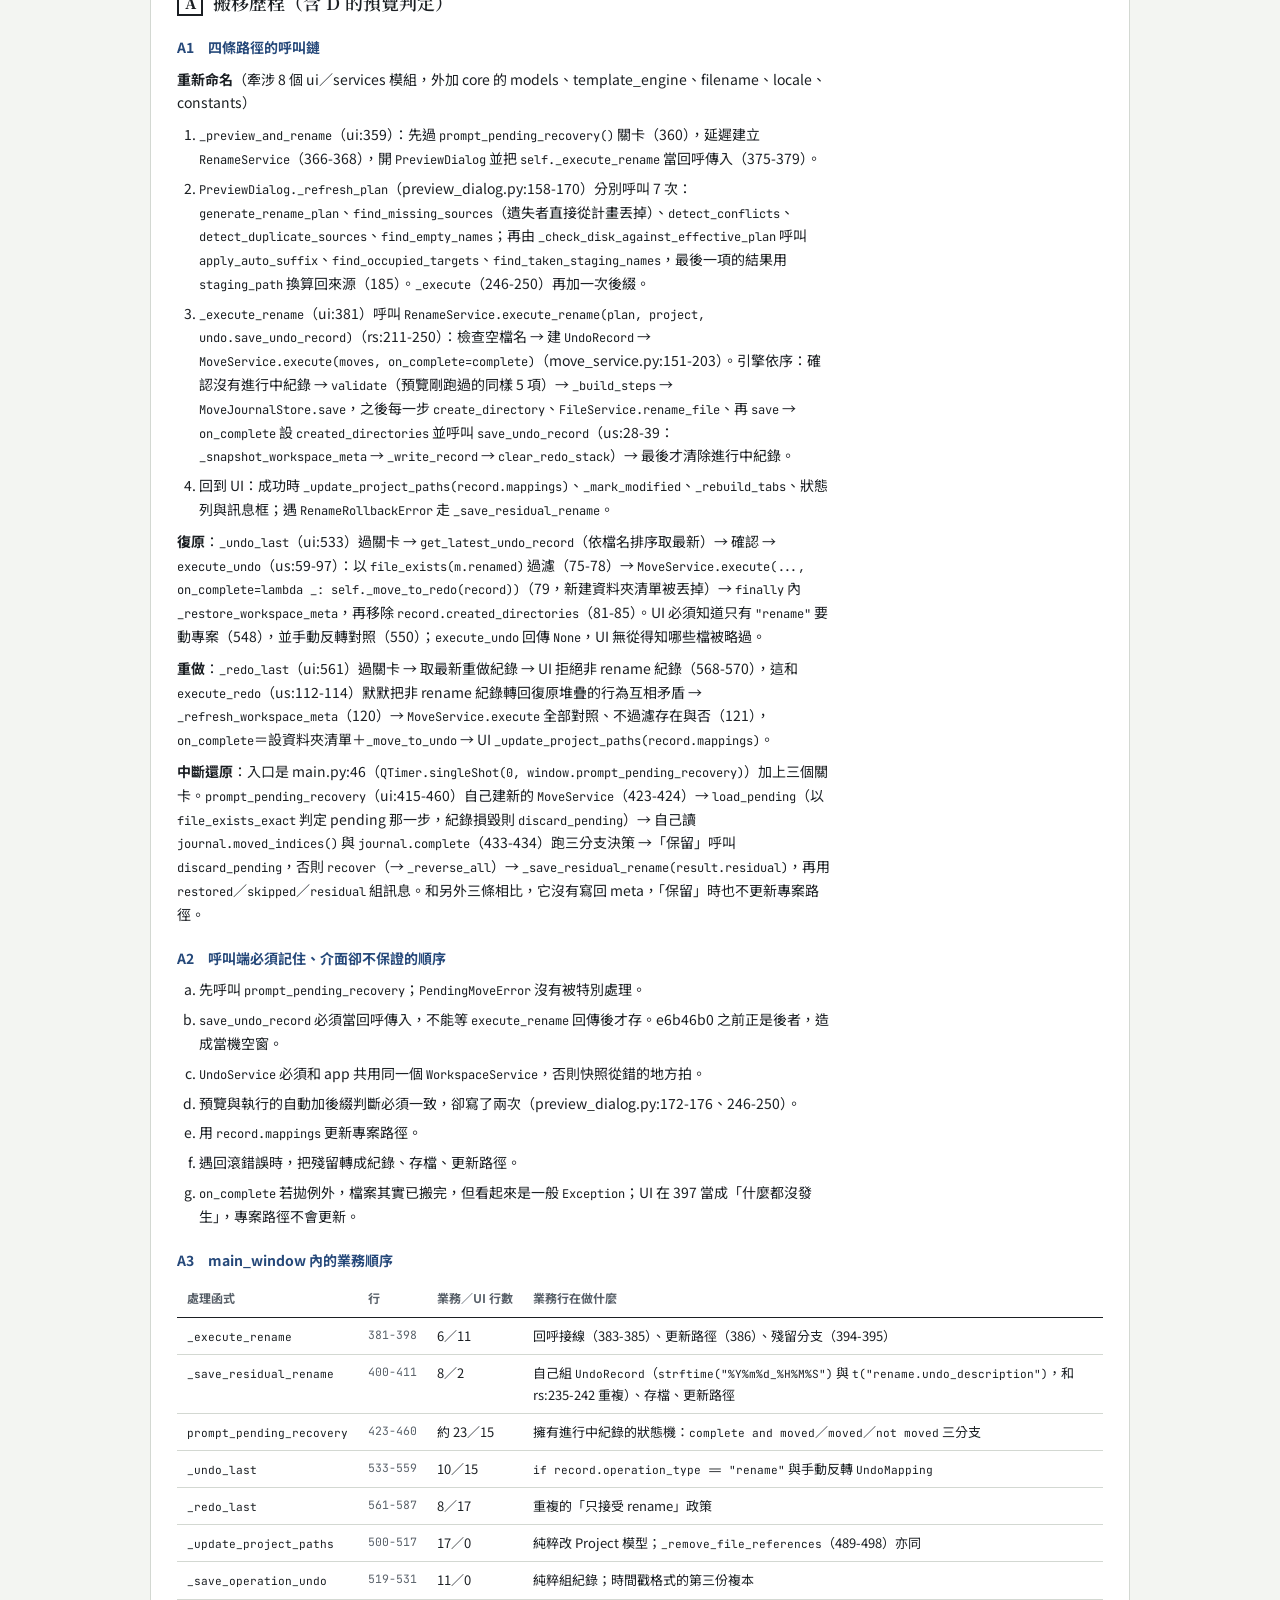
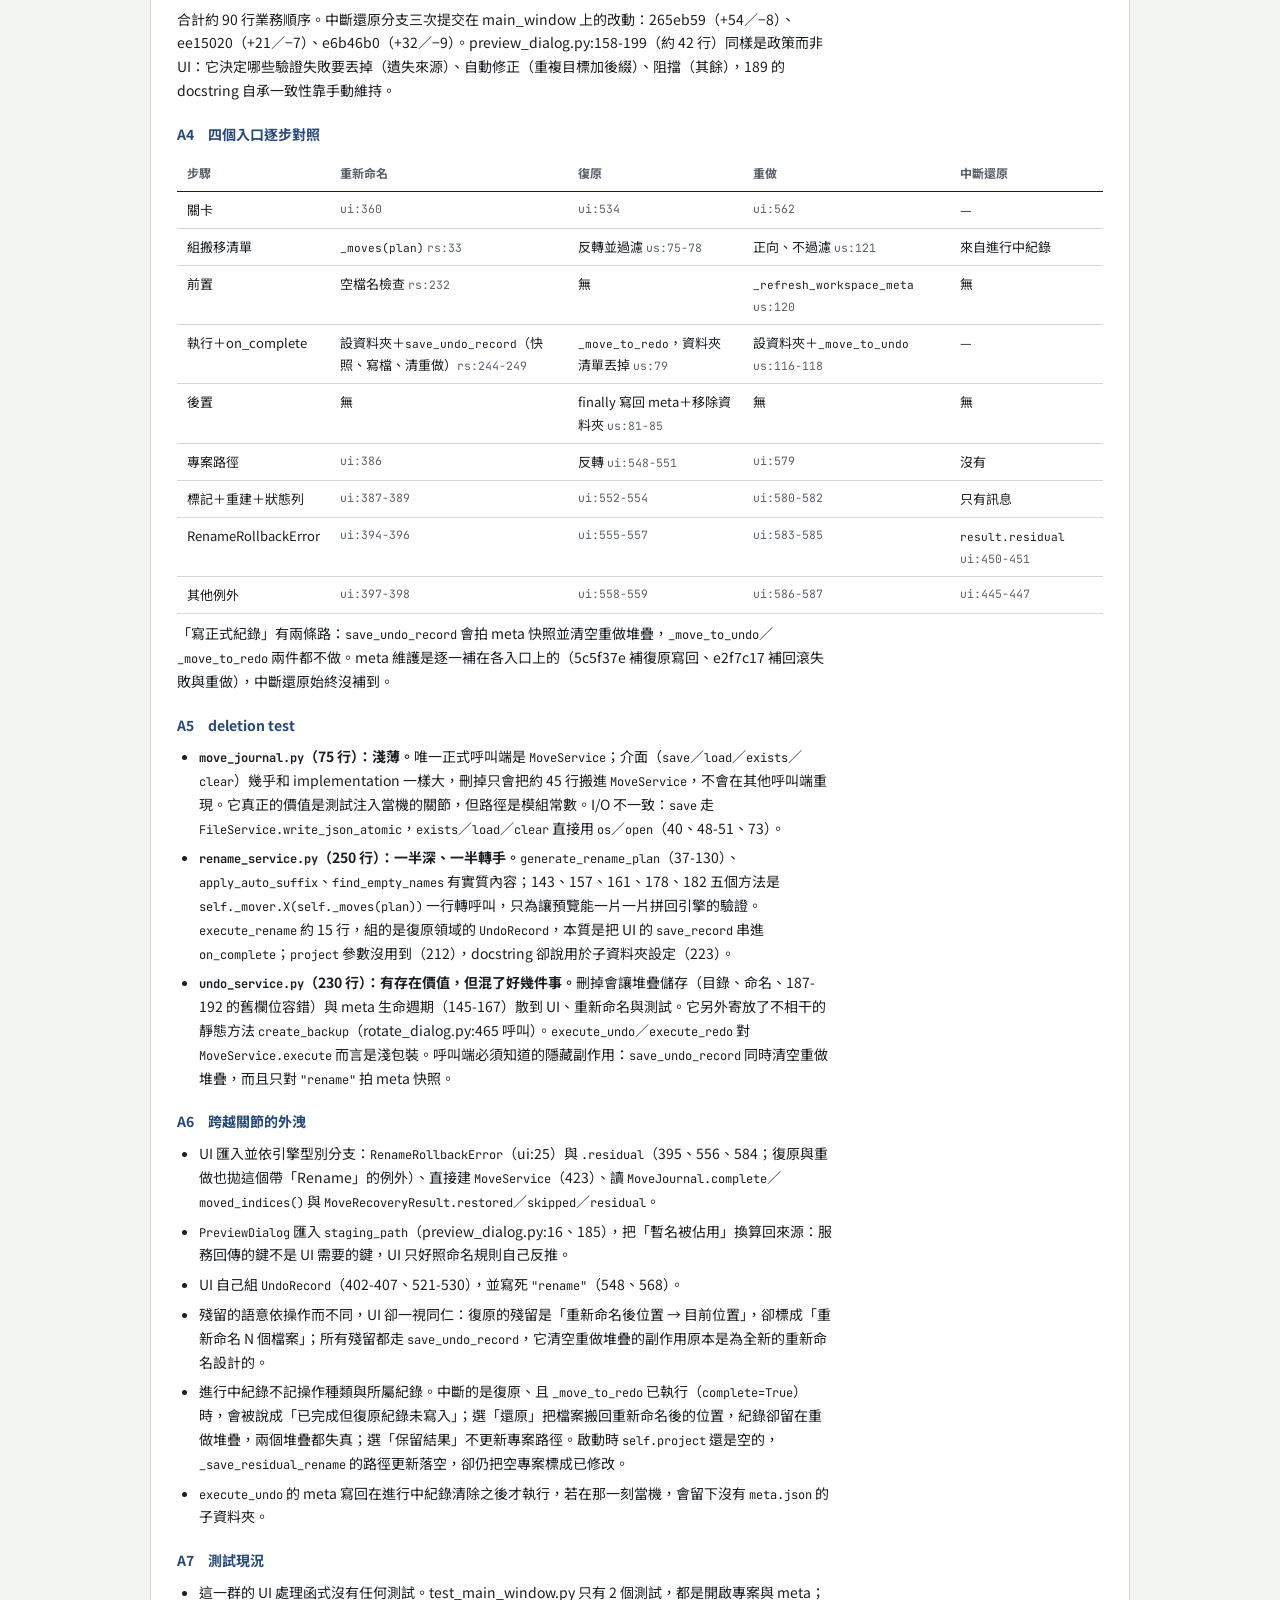
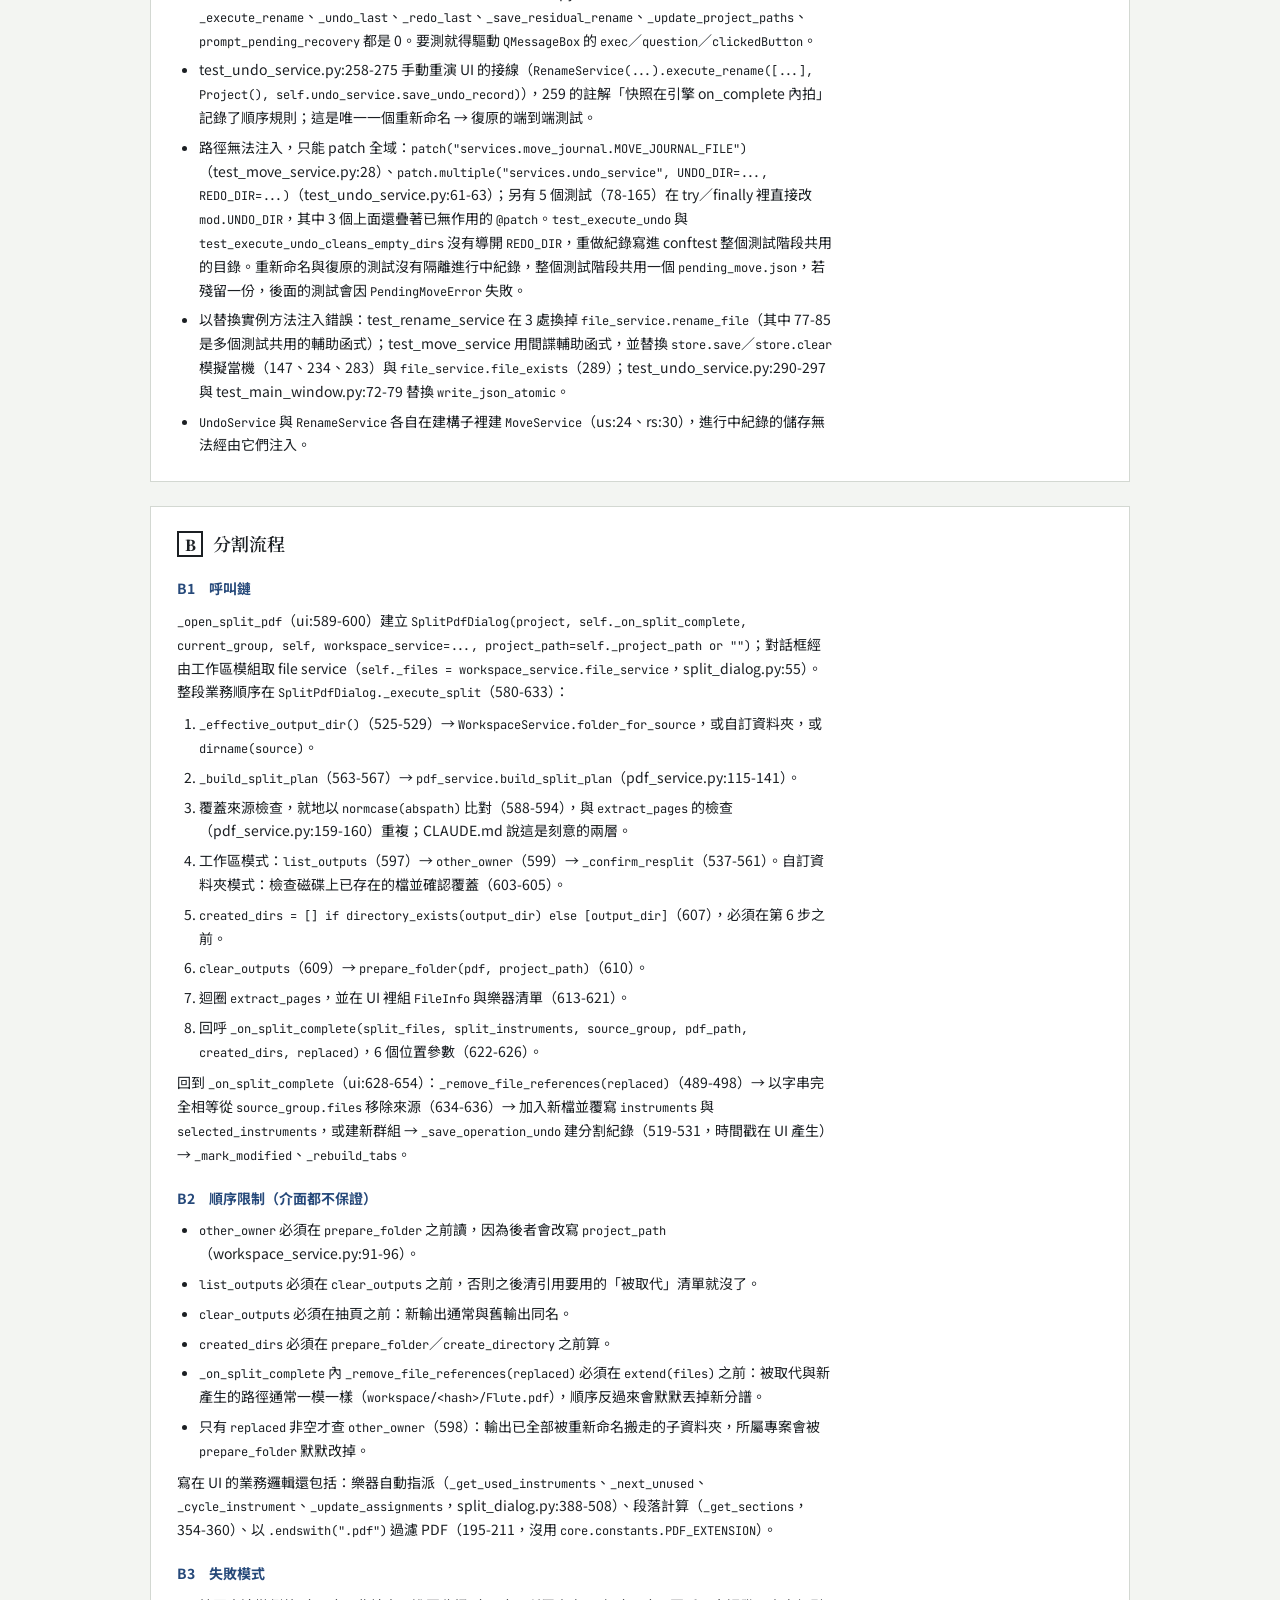
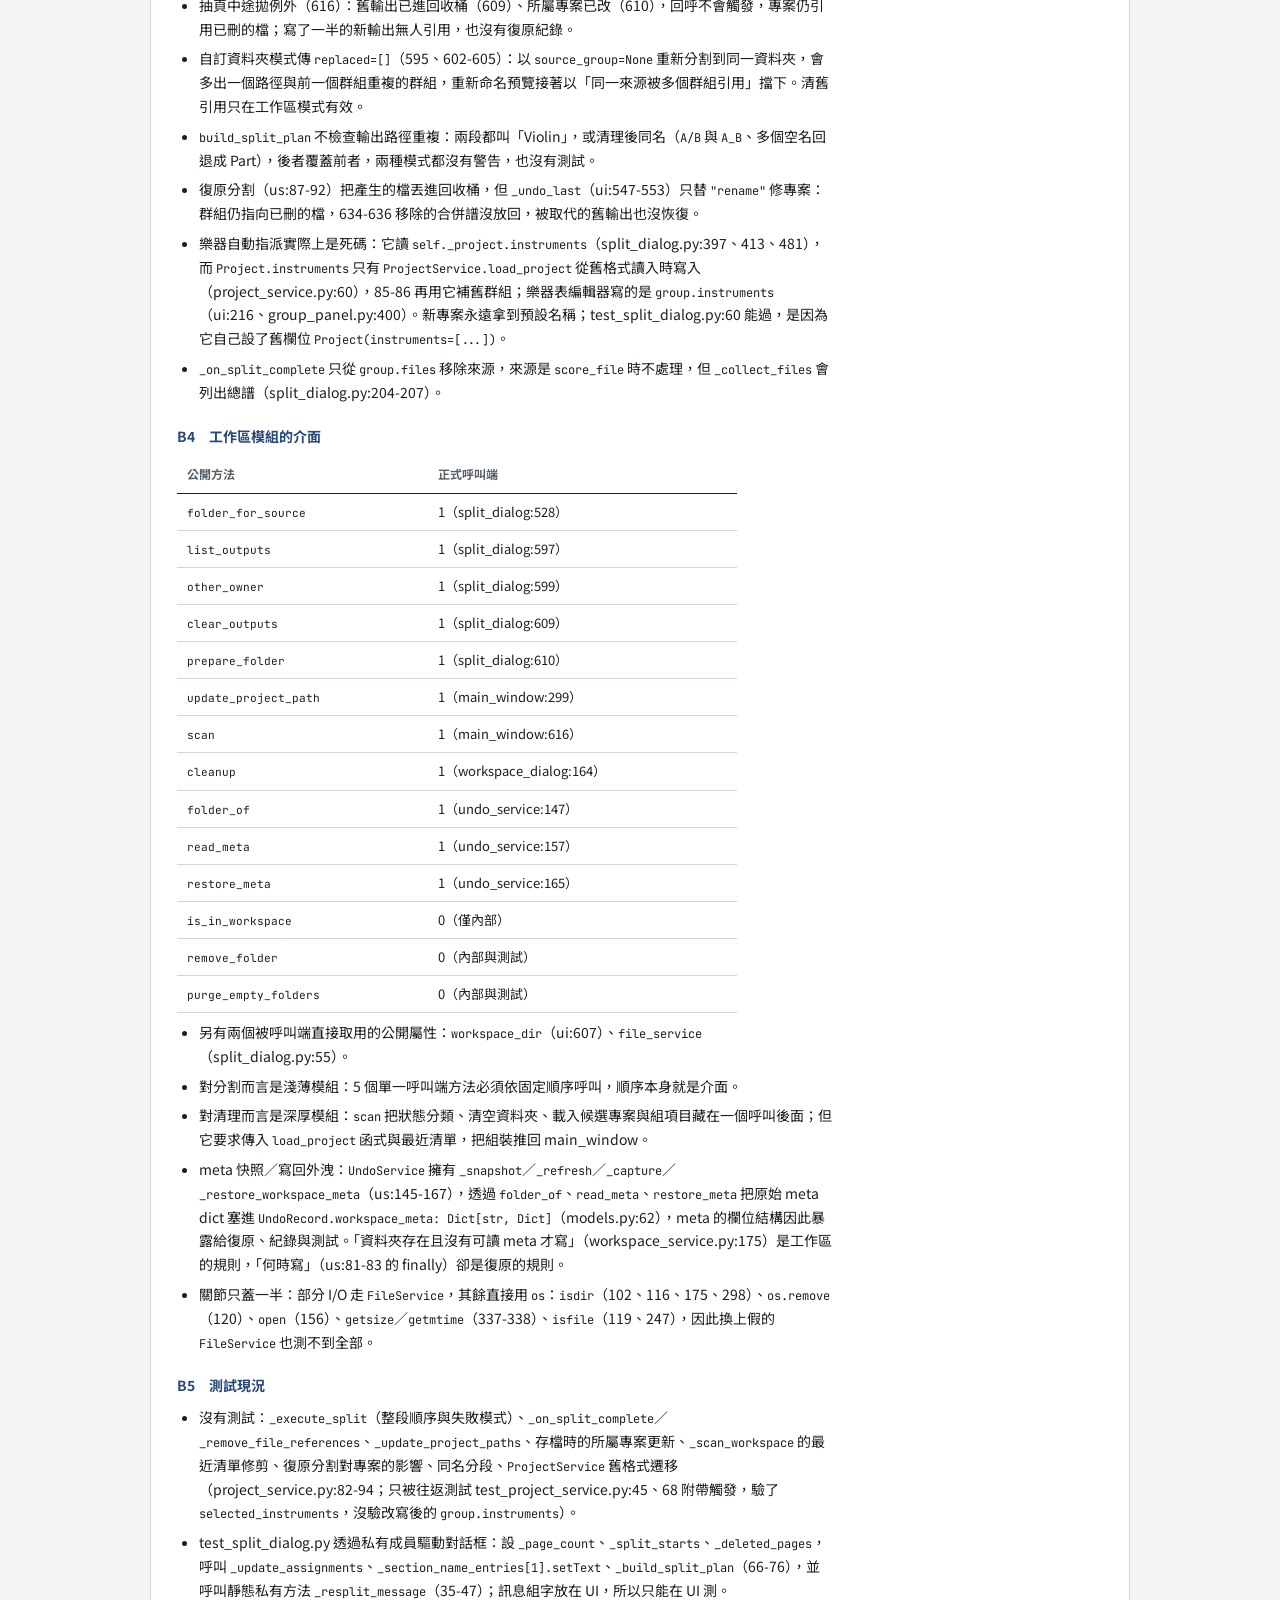
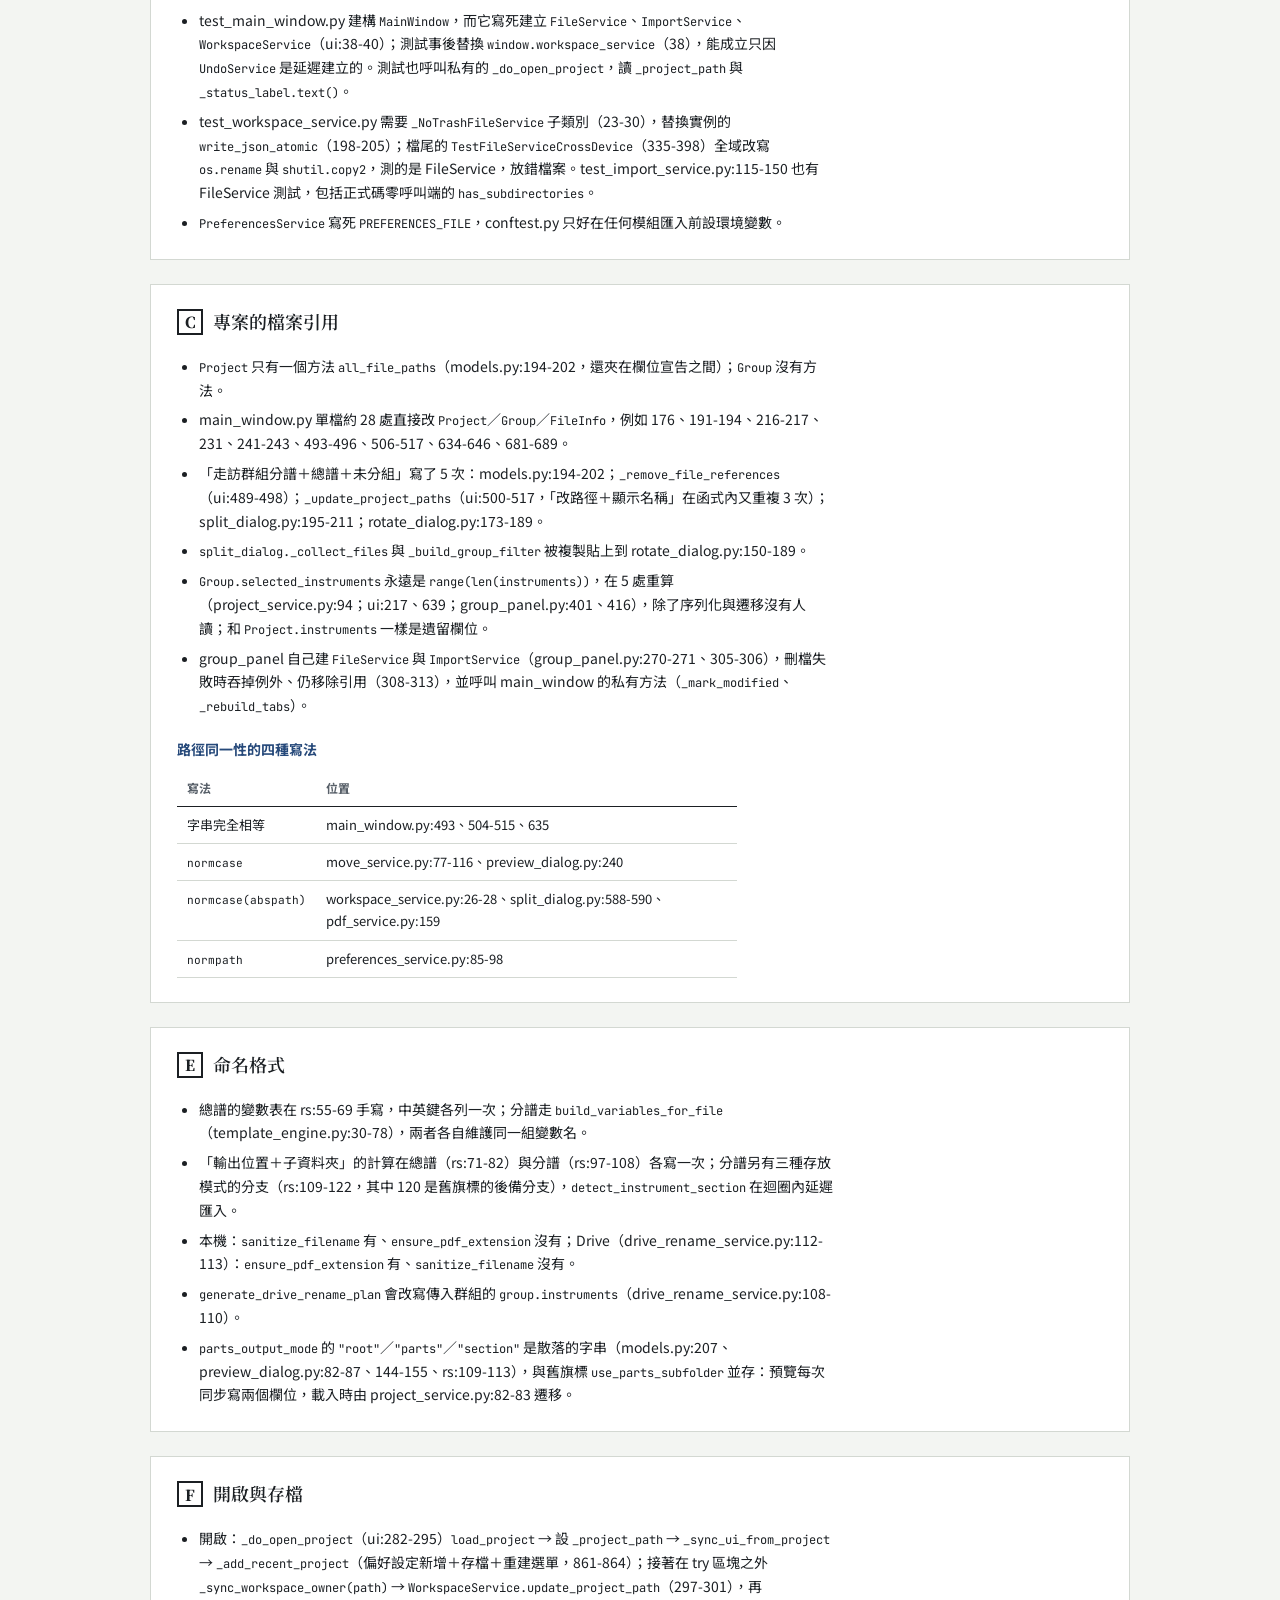
<file: docs/notes/architecture-review-2026-09-24.html>
<!doctype html><html><head><meta charset=utf8><meta name=viewport content="width=device-width,initial-scale=1,viewport-fit=cover"><style>:root{color-scheme:light;box-sizing:border-box;padding-top:env(safe-area-inset-top,0px);padding-bottom:env(safe-area-inset-bottom,0px)}html{scroll-padding-top:env(safe-area-inset-top,0px)}body{margin:0;padding:0;font:14px -apple-system,BlinkMacSystemFont,sans-serif;background:#faf9f5;color:#141413}img{max-width:100%}[hidden]:not([hidden=until-found i]){display:none!important}</style></head><body>
<title>泠靈小工具架構檢視</title>
<meta name="viewport" content="width=device-width, initial-scale=1, viewport-fit=cover">
<link rel="preconnect" href="https://fonts.googleapis.com">
<link rel="preconnect" href="https://fonts.gstatic.com" crossorigin>
<link rel="stylesheet" href="https://fonts.googleapis.com/css2?family=JetBrains+Mono:wght@400;600&family=Noto+Sans+TC:wght@400;500;700&family=Noto+Serif+TC:wght@600;900&display=swap">
<style>
:root {
  --ground: #f3f5f2;
  --surface: #ffffff;
  --ink: #1b1f23;
  --muted: #59616a;
  --rule: #d3d8d2;
  --accent: #26497a;
  --accent-soft: #e2e9f3;
  --leak: #b3322a;
  --leak-soft: #f6e1de;
  --warn: #8e5b0e;
  --warn-soft: #f4e8d2;
  --strong: #1f6b4b;
  --strong-soft: #dbeee3;
  --explore: #8e5b0e;
  --explore-soft: #f4e8d2;
  --spec: #56606a;
  --spec-soft: #e6e9ea;
  --deep: #1f2d40;
  --deep-ink: #eef2f7;
  --deep-faded: #8c9bb0;
  --ui-cell: #f4e8d2;
  --svc-cell: #e8ebee;
  --font-body: "Noto Sans TC", "PingFang TC", "Microsoft JhengHei", system-ui, sans-serif;
  --font-display: "Noto Serif TC", "Songti TC", "PMingLiU", serif;
  --font-mono: "JetBrains Mono", ui-monospace, "SFMono-Regular", Menlo, Consolas, monospace;
}
@media (prefers-color-scheme: dark) {
  :root:not([data-theme="light"]) {
    color-scheme: dark;
    --ground: #121518;
    --surface: #1a1e23;
    --ink: #e3e6e9;
    --muted: #9aa3ad;
    --rule: #2f353c;
    --accent: #8fb1e2;
    --accent-soft: #1f2c3e;
    --leak: #f07b6d;
    --leak-soft: #3b201d;
    --warn: #e2b565;
    --warn-soft: #382c17;
    --strong: #72cba0;
    --strong-soft: #173428;
    --explore: #e2b565;
    --explore-soft: #382c17;
    --spec: #a7afb7;
    --spec-soft: #272c32;
    --deep: #2c4262;
    --deep-ink: #eef3fa;
    --deep-faded: #9fb2cc;
    --ui-cell: #3a2f1a;
    --svc-cell: #262b31;
  }
}
:root[data-theme="dark"] {
  color-scheme: dark;
  --ground: #121518;
  --surface: #1a1e23;
  --ink: #e3e6e9;
  --muted: #9aa3ad;
  --rule: #2f353c;
  --accent: #8fb1e2;
  --accent-soft: #1f2c3e;
  --leak: #f07b6d;
  --leak-soft: #3b201d;
  --warn: #e2b565;
  --warn-soft: #382c17;
  --strong: #72cba0;
  --strong-soft: #173428;
  --explore: #e2b565;
  --explore-soft: #382c17;
  --spec: #a7afb7;
  --spec-soft: #272c32;
  --deep: #2c4262;
  --deep-ink: #eef3fa;
  --deep-faded: #9fb2cc;
  --ui-cell: #3a2f1a;
  --svc-cell: #262b31;
}
* { box-sizing: border-box; }
body {
  background: var(--ground);
  color: var(--ink);
  font-family: var(--font-body);
  font-size: 15px;
  line-height: 1.7;
  padding-inline: 16px;
  padding-block: 40px 64px;
}
main { max-width: 980px; margin: 0 auto; display: flex; flex-direction: column; gap: 56px; }
h1, h2, h3 { font-family: var(--font-display); text-wrap: balance; margin: 0; line-height: 1.3; }
h1 { font-size: 34px; font-weight: 900; letter-spacing: 0.02em; }
h2 { font-size: 23px; font-weight: 900; }
h3 { font-size: 16px; font-weight: 600; }
p { margin: 0; }
code, .mono { font-family: var(--font-mono); font-size: 0.86em; }
a { color: var(--accent); }
a:focus-visible { outline: 2px solid var(--accent); outline-offset: 2px; }

/* 開頭 */
.masthead { display: flex; flex-direction: column; gap: 14px; }
.eyebrow { font-size: 12px; letter-spacing: 0.14em; text-transform: uppercase; color: var(--muted); }
.scope { color: var(--muted); max-width: 70ch; }
.legend { display: flex; flex-wrap: wrap; gap: 10px 22px; font-size: 13px; color: var(--muted); padding-top: 6px; border-top: 1px solid var(--rule); }
.legend span { display: inline-flex; align-items: center; gap: 8px; }
.lg-box { width: 22px; height: 14px; border: 1.5px solid var(--ink); display: inline-block; }
.lg-deep { width: 22px; height: 14px; background: var(--deep); border: 3px solid var(--deep); display: inline-block; }
.lg-seam { width: 26px; border-top: 2px dashed var(--accent); display: inline-block; }
.lg-leak { width: 26px; border-top: 2px solid var(--leak); display: inline-block; position: relative; }
.lg-ui { width: 22px; height: 14px; background: var(--ui-cell); display: inline-block; }
.toc { display: flex; flex-wrap: wrap; gap: 8px; }
.toc a { display: inline-flex; align-items: center; gap: 8px; text-decoration: none; color: var(--ink); background: var(--surface); border: 1px solid var(--rule); padding: 4px 10px 4px 4px; font-size: 13.5px; }
.toc a:hover { border-color: var(--accent); }
.toc a.plain { padding-left: 10px; }

/* 排練記號：候選代號 */
.mark {
  font-family: var(--font-display); font-weight: 900; font-size: 20px; line-height: 1;
  width: 34px; height: 34px; flex: none;
  display: inline-grid; place-items: center;
  border: 2.5px solid var(--ink); color: var(--ink);
}
.toc .mark { width: 24px; height: 24px; font-size: 14px; border-width: 2px; }

/* 候選卡 */
.cand { background: var(--surface); border: 1px solid var(--rule); padding: 28px 28px 30px; display: flex; flex-direction: column; gap: 20px; scroll-margin-top: 20px; }
.cand-head { display: flex; align-items: flex-start; gap: 14px; flex-wrap: wrap; }
.cand-head h2 { flex: 1 1 320px; padding-top: 2px; }
.badges { display: flex; gap: 8px; flex-wrap: wrap; align-items: center; }
.badge { font-size: 12px; font-weight: 700; letter-spacing: 0.04em; padding: 3px 10px; border-radius: 999px; white-space: nowrap; }
.b-strong { color: var(--strong); background: var(--strong-soft); }
.b-explore { color: var(--explore); background: var(--explore-soft); }
.b-spec { color: var(--spec); background: var(--spec-soft); }
.b-dep { color: var(--muted); border: 1px solid var(--rule); font-family: var(--font-mono); font-weight: 400; }
.files { list-style: none; margin: 0; padding: 0; display: flex; flex-wrap: wrap; gap: 6px 14px; font-family: var(--font-mono); font-size: 12.5px; color: var(--muted); }
.files li::before { content: "▸ "; color: var(--rule); }

.ba { display: grid; grid-template-columns: 1fr 1fr; gap: 18px; }
@media (max-width: 760px) { .ba { grid-template-columns: 1fr; } }
.ba figure { margin: 0; display: flex; flex-direction: column; gap: 10px; min-width: 0; }
.ba .tag { font-size: 11px; letter-spacing: 0.16em; text-transform: uppercase; color: var(--muted); font-weight: 700; }
.ba .tag.after { color: var(--accent); }
.canvas { border: 1px solid var(--rule); background: var(--ground); padding: 14px; overflow-x: auto; }
figcaption { font-size: 13px; color: var(--muted); }
svg.dg { display: block; width: 100%; max-width: 100%; height: auto; color: var(--ink); font-family: var(--font-body); }
svg.dg text { fill: currentColor; font-size: 12px; }
svg.dg .sm { font-size: 11px; }
svg.dg .lbl { fill: var(--muted); }
svg.dg .mono { font-family: var(--font-mono); font-size: 10.5px; }
svg.dg .box { fill: var(--surface); stroke: currentColor; stroke-width: 1.4; }
svg.dg .uibox { fill: var(--ui-cell); stroke: currentColor; stroke-width: 1.2; }
svg.dg .deep { fill: var(--deep); stroke: var(--deep); stroke-width: 3; }
svg.dg .deep-t { fill: var(--deep-ink); font-weight: 700; font-size: 13.5px; }
svg.dg .deep-s { fill: var(--deep-faded); font-size: 11px; }
svg.dg .inner { fill: none; stroke: var(--deep-faded); stroke-width: 1; stroke-dasharray: 3 3; }
svg.dg .inner-t { fill: var(--deep-faded); font-size: 11px; }
svg.dg .ln { stroke: currentColor; stroke-width: 1.3; fill: none; }
svg.dg .ret { stroke: currentColor; stroke-width: 1.2; fill: none; stroke-dasharray: 4 3; }
svg.dg .life { stroke: var(--muted); stroke-width: 1; stroke-dasharray: 2 4; }
svg.dg .seam { stroke: var(--accent); stroke-width: 2; stroke-dasharray: 6 4; fill: none; }
svg.dg .seam-t { fill: var(--accent); font-size: 11px; font-weight: 700; }
svg.dg .leak { stroke: var(--leak); stroke-width: 1.6; fill: none; }
svg.dg .leak-t { fill: var(--leak); font-size: 11px; }
svg.dg .leak-dot { fill: var(--leak); }
svg.dg .ahead { fill: currentColor; }
svg.dg .ahead-leak { fill: var(--leak); }
svg.dg .ahead-seam { fill: var(--accent); }
svg.dg .dup { fill: var(--leak-soft); stroke: var(--leak); stroke-width: 1; }

/* A：四份流程矩陣 */
.matrix { border-collapse: collapse; width: 100%; min-width: 440px; font-size: 12px; line-height: 1.35; }
.matrix th { font-weight: 700; text-align: left; padding: 6px 6px; font-size: 12px; border-bottom: 1.5px solid var(--ink); white-space: nowrap; }
.matrix th.step { color: var(--muted); font-weight: 500; }
.matrix td { padding: 5px 6px; border-bottom: 1px solid var(--rule); vertical-align: top; }
.matrix td.step { color: var(--muted); white-space: nowrap; }
.matrix .c { display: block; padding: 3px 6px; }
.c.ui { background: var(--ui-cell); }
.c.svc { background: var(--svc-cell); }
.c.miss { outline: 1.5px solid var(--leak); outline-offset: -1.5px; color: var(--leak); background: var(--leak-soft); }
.c.na { color: var(--muted); }
.key { display: flex; flex-wrap: wrap; gap: 6px 16px; font-size: 12px; color: var(--muted); }
.key i { display: inline-block; width: 14px; height: 10px; margin-right: 6px; vertical-align: -1px; }
.key .k-ui { background: var(--ui-cell); }
.key .k-svc { background: var(--svc-cell); }
.key .k-miss { background: var(--leak-soft); outline: 1.5px solid var(--leak); outline-offset: -1.5px; }

/* E：命名管線 */
.pipes { display: flex; flex-direction: column; gap: 14px; min-width: 420px; }
.pipe { display: flex; flex-direction: column; gap: 6px; }
.pipe-h { font-size: 12px; font-weight: 700; }
.steps { display: flex; flex-wrap: wrap; align-items: center; gap: 4px; }
.st { font-size: 11.5px; padding: 3px 8px; border: 1.2px solid var(--ink); background: var(--surface); white-space: nowrap; }
.st.bad { border-color: var(--leak); color: var(--leak); background: var(--leak-soft); }
.st.ghost { border-style: dashed; color: var(--leak); border-color: var(--leak); background: transparent; }
.st.deep { background: var(--deep); color: var(--deep-ink); border: 3px solid var(--deep); font-weight: 700; }
.st.faded { border: 1px dashed var(--muted); color: var(--muted); background: transparent; }
.arr { color: var(--muted); font-size: 12px; }
.callers { display: flex; gap: 8px; flex-wrap: wrap; }

/* F：剖面帶 */
.bands { display: flex; flex-direction: column; gap: 6px; min-width: 380px; }
.band { display: grid; grid-template-columns: 92px 1fr; gap: 8px; align-items: stretch; }
.band-h { font-size: 12px; font-weight: 700; padding-top: 6px; }
.band-b { display: flex; flex-wrap: wrap; gap: 4px; align-items: center; }
.band-b .st { font-size: 11.5px; }
.st.ui { background: var(--ui-cell); }

/* 文字區 */
.ps { display: grid; grid-template-columns: 56px 1fr; gap: 8px 14px; margin: 0; }
.ps dt { font-weight: 700; font-size: 13px; color: var(--muted); padding-top: 1px; }
.ps dd { margin: 0; max-width: 72ch; }
.wins { margin: 0; padding: 0; list-style: none; display: grid; grid-template-columns: repeat(auto-fit, minmax(210px, 1fr)); gap: 8px 18px; }
.wins li { font-size: 14px; padding-left: 16px; position: relative; }
.wins li::before { content: ""; position: absolute; left: 0; top: 0.72em; width: 7px; height: 7px; background: var(--accent); }
.wins b { font-weight: 700; color: var(--accent); }
.adr { font-size: 13.5px; padding: 10px 14px; background: var(--warn-soft); color: var(--ink); border-left: 3px solid var(--warn); }
.adr b { color: var(--warn); }

/* 首推 */
.top { background: var(--deep); color: var(--deep-ink); padding: 32px 30px; display: flex; flex-direction: column; gap: 16px; }
.top .eyebrow { color: var(--deep-faded); }
.top h2 { font-size: 27px; display: flex; gap: 14px; align-items: center; flex-wrap: wrap; }
.top .mark { border-color: var(--deep-ink); color: var(--deep-ink); }
.top p { max-width: 72ch; }
.top a { color: var(--deep-ink); font-weight: 700; }
.top ol { margin: 0; padding-left: 20px; max-width: 72ch; display: flex; flex-direction: column; gap: 4px; }

/* 缺陷附錄 */
.defects h2 { margin-bottom: 6px; }
.defects > p { color: var(--muted); margin-bottom: 14px; max-width: 72ch; }
.tbl-wrap { overflow-x: auto; border: 1px solid var(--rule); background: var(--surface); }
.dtable { border-collapse: collapse; width: 100%; min-width: 640px; font-size: 13.5px; }
.dtable th { text-align: left; font-size: 12px; color: var(--muted); font-weight: 700; padding: 10px 12px; border-bottom: 1.5px solid var(--ink); }
.dtable td { padding: 10px 12px; border-bottom: 1px solid var(--rule); vertical-align: top; }
.dtable td:nth-child(2) { font-family: var(--font-mono); font-size: 11.5px; color: var(--muted); white-space: nowrap; }
.dtable td:nth-child(3) { white-space: nowrap; font-size: 12.5px; }
.sev { display: inline-block; font-size: 11px; font-weight: 700; padding: 1px 7px; margin-right: 6px; }
.sev.hi { color: var(--leak); background: var(--leak-soft); }
.sev.md { color: var(--warn); background: var(--warn-soft); }
.sev.lo { color: var(--spec); background: var(--spec-soft); }
.rel { font-size: 11.5px; color: var(--accent); white-space: nowrap; }
.foot { font-size: 12.5px; color: var(--muted); border-top: 1px solid var(--rule); padding-top: 14px; }

/* 附錄 */
.appx { display: flex; flex-direction: column; gap: 24px; }
.appx-intro { display: flex; flex-direction: column; gap: 10px; }
.appx-intro p { color: var(--muted); max-width: 72ch; }
.appx-nav { display: flex; flex-wrap: wrap; gap: 6px 16px; font-size: 13.5px; }
.appx-group { background: var(--surface); border: 1px solid var(--rule); padding: 24px 26px; display: flex; flex-direction: column; gap: 20px; scroll-margin-top: 20px; }
.appx-group h3 { font-size: 18px; display: flex; gap: 10px; align-items: center; }
.appx-group h3 .mark { width: 26px; height: 26px; font-size: 15px; border-width: 2px; }
.appx-block { display: flex; flex-direction: column; gap: 8px; }
.appx-block h4 { font-family: var(--font-body); font-size: 14px; font-weight: 700; margin: 0; color: var(--accent); }
.appx ol, .appx ul { margin: 0; padding-left: 22px; display: flex; flex-direction: column; gap: 6px; max-width: 82ch; }
.appx li, .appx-block > p { font-size: 14px; }
.appx-block > p { max-width: 82ch; }
.appx .note { font-size: 12.5px; color: var(--muted); }
.scroll { overflow-x: auto; }
.atable { border-collapse: collapse; width: 100%; min-width: 600px; font-size: 13px; }
.atable th { text-align: left; font-size: 12px; color: var(--muted); font-weight: 700; padding: 8px 10px; border-bottom: 1.5px solid var(--ink); white-space: nowrap; }
.atable td { padding: 7px 10px; border-bottom: 1px solid var(--rule); vertical-align: top; }
.atable .n { font-family: var(--font-mono); font-size: 11.5px; color: var(--muted); white-space: nowrap; }
.atable.narrow { min-width: 0; max-width: 560px; }
@media (max-width: 520px) {
  h1 { font-size: 27px; }
  .cand { padding: 20px 16px 22px; }
  .ps { grid-template-columns: 1fr; gap: 2px; }
  .ps dd { margin-bottom: 8px; }
  .top { padding: 24px 18px; }
}
@media (prefers-reduced-motion: reduce) { * { scroll-behavior: auto !important; } }
</style>

<main>
  <header class="masthead">
    <div class="eyebrow">ling-ling-suite ・ develop @ 4f8c43c ・ 2026-09-24</div>
    <h1>泠靈小工具架構檢視</h1>
    <p class="scope">範圍依近三個月的提交熱區決定：<code>main_window.py</code>（11 次）、<code>split_dialog.py</code>、<code>workspace_service.py</code>、<code>rename_service.py</code>、<code>file_service.py</code>（各 7 次），以及 <code>undo_service.py</code>、<code>move_service.py</code>、<code>preview_dialog.py</code>。譜庫（Google Drive／Sheets）那一塊近期沒動，只在候選 E 旁及。</p>
    <div class="legend">
      <span><i class="lg-box"></i>模組</span>
      <span><i class="lg-deep"></i>深厚模組</span>
      <span><i class="lg-seam"></i>關節（seam）＝介面所在</span>
      <span><i class="lg-leak"></i>外洩／漂移</span>
      <span><i class="lg-ui"></i>寫在 UI 的業務順序</span>
    </div>
    <nav class="toc" aria-label="候選">
      <a href="#cand-a"><span class="mark">A</span>搬移歷程</a>
      <a href="#cand-b"><span class="mark">B</span>分割流程</a>
      <a href="#cand-c"><span class="mark">C</span>專案的檔案引用</a>
      <a href="#cand-d"><span class="mark">D</span>重新命名預檢</a>
      <a href="#cand-e"><span class="mark">E</span>命名格式套用</a>
      <a href="#cand-f"><span class="mark">F</span>專案開啟與存檔</a>
      <a class="plain" href="#order">執行順序</a>
      <a class="plain" href="#defects-h">沿途發現的缺陷</a>
      <a class="plain" href="#appendix">附錄：走讀細節</a>
    </nav>
  </header>

  <section id="candidates" style="display:flex;flex-direction:column;gap:40px;">

    <!-- A -->
    <article class="cand" id="cand-a">
      <div class="cand-head">
        <span class="mark">A</span>
        <h2>把重新命名、復原、重做、中斷還原收進一個搬移歷程模組</h2>
        <div class="badges"><span class="badge b-strong">Strong</span><span class="badge b-dep">local-substitutable</span></div>
      </div>
      <ul class="files">
        <li>ui/main_window.py:359-587</li>
        <li>services/undo_service.py</li>
        <li>services/rename_service.py:211-250</li>
        <li>services/move_service.py</li>
        <li>services/move_journal.py</li>
        <li>core/models.py（UndoRecord）</li>
      </ul>
      <div class="ba">
        <figure>
          <span class="tag">Before：四個入口各拼一次</span>
          <div class="canvas">
            <table class="matrix" aria-label="四個入口各自實作的步驟對照">
              <thead><tr><th class="step">步驟</th><th>重新命名</th><th>復原</th><th>重做</th><th>中斷還原</th></tr></thead>
              <tbody>
                <tr><td class="step">擋下未完成批次</td><td><span class="c ui">UI</span></td><td><span class="c ui">UI</span></td><td><span class="c ui">UI</span></td><td><span class="c na">（本身）</span></td></tr>
                <tr><td class="step">略過已不在的檔</td><td><span class="c ui">預覽丟掉</span></td><td><span class="c svc">服務</span></td><td><span class="c miss">沒有</span></td><td><span class="c svc">引擎</span></td></tr>
                <tr><td class="step">寫正式紀錄</td><td><span class="c svc">存＋清重做</span></td><td><span class="c svc">轉入重做</span></td><td><span class="c miss">挑錯筆</span></td><td><span class="c na">—</span></td></tr>
                <tr><td class="step">工作區 meta</td><td><span class="c svc">快照</span></td><td><span class="c svc">寫回</span></td><td><span class="c svc">重拍快照</span></td><td><span class="c miss">沒有</span></td></tr>
                <tr><td class="step">殘留寫成紀錄</td><td><span class="c ui">UI</span></td><td><span class="c ui">UI</span></td><td><span class="c miss">UI・刪掉重做</span></td><td><span class="c ui">UI</span></td></tr>
                <tr><td class="step">更新專案路徑</td><td><span class="c ui">UI</span></td><td><span class="c miss">UI 反轉・含略過</span></td><td><span class="c ui">UI</span></td><td><span class="c miss">「保留」沒有</span></td></tr>
              </tbody>
            </table>
          </div>
          <div class="key"><span><i class="k-ui"></i>寫在 main_window</span><span><i class="k-svc"></i>寫在服務</span><span><i class="k-miss"></i>缺漏或已漂移出錯</span></div>
        </figure>
        <figure>
          <span class="tag after">After：一個介面、一種結果</span>
          <div class="canvas">
            <svg class="dg" viewBox="0 0 440 292" role="img" aria-label="main_window 只以四個動作呼叫搬移歷程模組，模組回傳同一種結果；堆疊、進行中紀錄、搬移引擎與 meta 快照都在模組內">
              <defs>
                <marker id="a-arr" viewBox="0 0 10 10" refX="9" refY="5" markerWidth="7" markerHeight="7" orient="auto-start-reverse"><path class="ahead" d="M0,0 L10,5 L0,10 z"/></marker>
              </defs>
              <rect class="uibox" x="20" y="12" width="400" height="40"/>
              <text x="220" y="37" text-anchor="middle">main_window：只剩詢問與顯示</text>
              <line class="ln" x1="60" y1="52" x2="60" y2="98" marker-end="url(#a-arr)"/>
              <line class="ln" x1="140" y1="52" x2="140" y2="98" marker-end="url(#a-arr)"/>
              <line class="ln" x1="220" y1="52" x2="220" y2="98" marker-end="url(#a-arr)"/>
              <line class="ln" x1="300" y1="52" x2="300" y2="98" marker-end="url(#a-arr)"/>
              <line class="ret" x1="388" y1="100" x2="388" y2="54" marker-end="url(#a-arr)"/>
              <text class="sm" x="66" y="80">重新命名</text>
              <text class="sm" x="146" y="80">復原</text>
              <text class="sm" x="226" y="80">重做</text>
              <text class="sm" x="306" y="80">中斷還原</text>
              <text class="sm lbl" x="382" y="80" text-anchor="end">結果</text>
              <rect class="deep" x="20" y="100" width="400" height="176"/>
              <line class="seam" x1="14" y1="100" x2="426" y2="100"/>
              <text class="deep-t" x="40" y="128">搬移歷程模組</text>
              <text class="deep-s" x="40" y="146">結果＝路徑變動・略過的檔・搬不回去的殘留</text>
              <rect class="inner" x="40" y="162" width="176" height="42"/>
              <text class="inner-t" x="128" y="187" text-anchor="middle">復原／重做堆疊（順序）</text>
              <rect class="inner" x="224" y="162" width="176" height="42"/>
              <text class="inner-t" x="312" y="187" text-anchor="middle">進行中紀錄（含操作種類）</text>
              <rect class="inner" x="40" y="214" width="176" height="42"/>
              <text class="inner-t" x="128" y="239" text-anchor="middle">兩階段搬移引擎</text>
              <rect class="inner" x="224" y="214" width="176" height="42"/>
              <text class="inner-t" x="312" y="239" text-anchor="middle">工作區 meta 快照／寫回</text>
            </svg>
          </div>
          <figcaption>虛線內框是內部關節，只給這個模組自己的測試用，不出現在介面上。</figcaption>
        </figure>
      </div>
      <dl class="ps">
        <dt>問題</dt>
        <dd>四個入口各自拼「搬移批次＋寫紀錄＋回滾殘留＋更新專案路徑＋工作區 meta」，約 90 行排序規則住在 main_window，而且已經漂移出錯：重做挑錯筆、重做不略過遺失檔、失敗的重做刪掉自己的紀錄、中斷還原不寫回 meta。</dd>
        <dt>解法</dt>
        <dd>一個深厚模組擁有復原／重做堆疊、進行中紀錄與 meta 快照；UI 只以四個動作呼叫它，每個動作都回傳同一種結果，UI 據此更新專案與顯示訊息。</dd>
      </dl>
      <ul class="wins">
        <li><b>locality</b>：搬移順序規則集中一處</li>
        <li><b>leverage</b>：四個入口共用一條路</li>
        <li>堆疊順序與殘留語意只寫一次</li>
        <li>main_window 少約 90 行業務順序</li>
        <li>測試走介面，不再 patch 全域目錄</li>
        <li>move_journal 併入，淺薄模組少一個</li>
      </ul>
      <p class="adr"><b>ADR-0001 相容</b>：meta 快照仍存在復原紀錄內，只是改由同一個模組管理拍與寫回的時機。</p>
    </article>

    <!-- B -->
    <article class="cand" id="cand-b">
      <div class="cand-head">
        <span class="mark">B</span>
        <h2>把分割的整段流程從對話框收進一個分割模組</h2>
        <div class="badges"><span class="badge b-strong">Strong</span><span class="badge b-dep">local-substitutable</span></div>
      </div>
      <ul class="files">
        <li>ui/split_dialog.py:580-633、388-508</li>
        <li>ui/main_window.py:628-654、489-498</li>
        <li>services/workspace_service.py</li>
        <li>services/pdf_service.py</li>
        <li>services/undo_service.py（split 分支）</li>
      </ul>
      <div class="ba">
        <figure>
          <span class="tag">Before：順序即介面</span>
          <div class="canvas">
            <svg class="dg" viewBox="0 0 440 318" role="img" aria-label="分割對話框依固定順序呼叫工作區模組五個單一呼叫端方法，再用六個參數回呼 main_window；其中四處順序敏感，中途失敗會留下指向已刪檔案的專案">
              <defs>
                <marker id="b-arr" viewBox="0 0 10 10" refX="9" refY="5" markerWidth="7" markerHeight="7" orient="auto-start-reverse"><path class="ahead" d="M0,0 L10,5 L0,10 z"/></marker>
                <marker id="b-arr-l" viewBox="0 0 10 10" refX="9" refY="5" markerWidth="7" markerHeight="7" orient="auto-start-reverse"><path class="ahead-leak" d="M0,0 L10,5 L0,10 z"/></marker>
              </defs>
              <rect class="uibox" x="14" y="10" width="112" height="28"/>
              <text x="70" y="29" text-anchor="middle" class="sm">分割對話框</text>
              <rect class="box" x="164" y="10" width="112" height="28"/>
              <text x="220" y="29" text-anchor="middle" class="sm">工作區模組</text>
              <rect class="uibox" x="314" y="10" width="112" height="28"/>
              <text x="370" y="29" text-anchor="middle" class="sm">main_window</text>
              <line class="life" x1="70" y1="38" x2="70" y2="306"/>
              <line class="life" x1="220" y1="38" x2="220" y2="306"/>
              <line class="life" x1="370" y1="38" x2="370" y2="306"/>
              <line class="ln" x1="70" y1="60" x2="218" y2="60" marker-end="url(#b-arr)"/>
              <text class="mono" x="80" y="55">list_outputs</text>
              <line class="ln" x1="70" y1="86" x2="218" y2="86" marker-end="url(#b-arr)"/>
              <text class="mono" x="80" y="81">other_owner</text>
              <circle class="leak-dot" cx="232" cy="86" r="3"/>
              <text class="leak-t" x="240" y="90">須在 prepare 前</text>
              <text class="sm" x="80" y="111">確認取代（UI）</text>
              <line class="ln" x1="70" y1="132" x2="218" y2="132" marker-end="url(#b-arr)"/>
              <text class="mono" x="80" y="127">clear_outputs</text>
              <circle class="leak-dot" cx="232" cy="132" r="3"/>
              <text class="leak-t" x="240" y="136">舊分譜進回收桶</text>
              <line class="ln" x1="70" y1="158" x2="218" y2="158" marker-end="url(#b-arr)"/>
              <text class="mono" x="80" y="153">prepare_folder</text>
              <text class="mono" x="80" y="183">extract_pages ×N</text>
              <line class="leak" x1="74" y1="192" x2="92" y2="206"/>
              <line class="leak" x1="92" y1="192" x2="74" y2="206"/>
              <text class="leak-t" x="100" y="204">中途失敗：舊檔已刪、無紀錄</text>
              <line class="ln" x1="70" y1="232" x2="368" y2="232" marker-end="url(#b-arr)"/>
              <text class="sm" x="80" y="227">回呼（6 個位置參數）</text>
              <text class="sm" x="362" y="258" text-anchor="end">移除舊引用 → 加入新分譜</text>
              <circle class="leak-dot" cx="382" cy="254" r="3"/>
              <text class="leak-t" x="362" y="274" text-anchor="end">順序反過來就丟掉新分譜</text>
              <text class="sm" x="362" y="298" text-anchor="end">UI 自己組分割紀錄</text>
            </svg>
          </div>
          <figcaption>五個方法各只有一個呼叫端；紅點是呼叫端必須記住、介面卻不保證的順序。</figcaption>
        </figure>
        <figure>
          <span class="tag after">After：先問、再做、一次交回</span>
          <div class="canvas">
            <svg class="dg" viewBox="0 0 440 318" role="img" aria-label="分割對話框對分割模組只做兩件事：檢查取得需要確認的事項，執行取得新分譜與被取代的路徑；工作區步驟、抽頁、同名檢查與失敗撤回都在模組內">
              <defs>
                <marker id="b2-arr" viewBox="0 0 10 10" refX="9" refY="5" markerWidth="7" markerHeight="7" orient="auto-start-reverse"><path class="ahead" d="M0,0 L10,5 L0,10 z"/></marker>
              </defs>
              <rect class="uibox" x="14" y="10" width="112" height="28"/>
              <text x="70" y="29" text-anchor="middle" class="sm">分割對話框</text>
              <line class="life" x1="70" y1="38" x2="70" y2="306"/>
              <rect class="deep" x="200" y="48" width="226" height="210"/>
              <line class="seam" x1="200" y1="42" x2="200" y2="264"/>
              <text class="deep-t" x="214" y="74">分割模組</text>
              <line class="ln" x1="70" y1="80" x2="198" y2="80" marker-end="url(#b2-arr)"/>
              <text class="sm" x="78" y="74">檢查：合併譜＋分段</text>
              <line class="ret" x1="198" y1="106" x2="72" y2="106" marker-end="url(#b2-arr)"/>
              <text class="sm lbl" x="78" y="100">需確認的事</text>
              <text class="sm lbl" x="78" y="124">取代・他專案・覆蓋</text>
              <line class="ln" x1="70" y1="160" x2="198" y2="160" marker-end="url(#b2-arr)"/>
              <text class="sm" x="78" y="154">執行</text>
              <line class="ret" x1="198" y1="186" x2="72" y2="186" marker-end="url(#b2-arr)"/>
              <text class="sm lbl" x="78" y="180">新分譜＋被取代路徑</text>
              <rect class="inner" x="214" y="90" width="198" height="30"/>
              <text class="inner-t" x="313" y="110" text-anchor="middle">工作區子資料夾（5 步變內部）</text>
              <rect class="inner" x="214" y="128" width="198" height="30"/>
              <text class="inner-t" x="313" y="148" text-anchor="middle">同名／覆蓋來源檢查</text>
              <rect class="inner" x="214" y="166" width="198" height="30"/>
              <text class="inner-t" x="313" y="186" text-anchor="middle">抽頁（pypdf）</text>
              <rect class="inner" x="214" y="204" width="198" height="30"/>
              <text class="inner-t" x="313" y="224" text-anchor="middle">失敗整批撤回・分割紀錄</text>
              <rect class="uibox" x="14" y="270" width="412" height="30"/>
              <text class="sm" x="220" y="290" text-anchor="middle">main_window：把結果套用到專案（見 C）</text>
            </svg>
          </div>
          <figcaption>子資料夾仍以來源合併譜為鍵；list／owner／clear／prepare 的順序只存在模組內。</figcaption>
        </figure>
      </div>
      <dl class="ps">
        <dt>問題</dt>
        <dd>分割對話框依固定順序呼叫工作區模組 5 個各只有一個呼叫端的方法，順序錯就丟資料；中途失敗時舊分譜已進回收桶、專案卻還指著它們，也沒有復原紀錄；同名分段互相覆蓋；復原分割不修正專案。整段沒有任何測試。</dd>
        <dt>解法</dt>
        <dd>一個分割模組先回報需要使用者確認的事，確認後一次執行並交回新分譜與被取代的路徑；工作區的步驟、抽頁與失敗撤回都成為它的 implementation。</dd>
      </dl>
      <ul class="wins">
        <li><b>介面縮小</b>：工作區少掉 5 個公開方法</li>
        <li><b>locality</b>：取代語意一處定義</li>
        <li>分割可在無 Qt 下測試</li>
        <li>同名分段在檢查階段擋下</li>
        <li>失敗不留半套狀態</li>
      </ul>
      <p class="adr"><b>ADR-0001 相容</b>：不動「子資料夾以來源合併譜為鍵、跨專案共用」與「匯入檔不進工作區」，只改由誰負責執行順序。</p>
    </article>

    <!-- C -->
    <article class="cand" id="cand-c">
      <div class="cand-head">
        <span class="mark">C</span>
        <h2>專案自己管理它引用的檔案</h2>
        <div class="badges"><span class="badge b-strong">Strong</span><span class="badge b-dep">in-process</span></div>
      </div>
      <ul class="files">
        <li>core/models.py:194-202</li>
        <li>ui/main_window.py:489-517</li>
        <li>ui/split_dialog.py:195-211</li>
        <li>ui/rotate_dialog.py:173-189</li>
        <li>ui/group_panel.py</li>
      </ul>
      <div class="ba">
        <figure>
          <span class="tag">Before：同一趟走訪寫五次</span>
          <div class="canvas">
            <svg class="dg" viewBox="0 0 440 300" role="img" aria-label="五個呼叫端各自走訪群組分譜、總譜與未分組清單，路徑比對用了四種不同寫法；Project 模型本身幾乎沒有行為">
              <rect class="box" x="14" y="14" width="190" height="44"/>
              <text class="mono" x="24" y="32">models.all_file_paths</text>
              <rect class="dup" x="24" y="38" width="110" height="14"/><text class="sm" x="30" y="49">走訪 3 處・==</text>
              <rect class="uibox" x="14" y="70" width="190" height="44"/>
              <text class="mono" x="24" y="88">_remove_file_references</text>
              <rect class="dup" x="24" y="94" width="110" height="14"/><text class="sm" x="30" y="105">走訪 3 處・==</text>
              <rect class="uibox" x="14" y="126" width="190" height="44"/>
              <text class="mono" x="24" y="144">_update_project_paths</text>
              <rect class="dup" x="24" y="150" width="138" height="14"/><text class="sm" x="30" y="161">走訪 3 處・== ×3</text>
              <rect class="uibox" x="14" y="182" width="190" height="44"/>
              <text class="mono" x="24" y="200">split_dialog._collect_files</text>
              <rect class="dup" x="24" y="206" width="110" height="14"/><text class="sm" x="30" y="217">走訪 3 處</text>
              <rect class="uibox" x="14" y="238" width="190" height="44"/>
              <text class="mono" x="24" y="256">rotate_dialog._collect_files</text>
              <rect class="dup" x="24" y="262" width="110" height="14"/><text class="sm" x="30" y="273">複製貼上</text>
              <rect class="box" x="262" y="14" width="164" height="60"/>
              <text x="344" y="38" text-anchor="middle">Project／Group</text>
              <text class="sm lbl" x="344" y="58" text-anchor="middle">1 個方法，其餘全是欄位</text>
              <text class="sm" x="262" y="118">路徑同一性四種寫法</text>
              <text class="mono leak-t" x="262" y="140">== 字串相等</text>
              <text class="mono leak-t" x="262" y="160">normcase</text>
              <text class="mono leak-t" x="262" y="180">normcase(abspath)</text>
              <text class="mono leak-t" x="262" y="200">normpath</text>
              <text class="sm lbl" x="262" y="232">UI 直接改 Group／FileInfo</text>
              <text class="sm lbl" x="262" y="250">約 28 處</text>
            </svg>
          </div>
          <figcaption>淡紅條是重複的走訪；右側四種寫法對同一條路徑可能給出不同答案。</figcaption>
        </figure>
        <figure>
          <span class="tag after">After：走訪一次、比對一種</span>
          <div class="canvas">
            <svg class="dg" viewBox="0 0 440 300" role="img" aria-label="重新命名、復原、分割、旋轉等呼叫端只對 Project 表達意圖：列出引用、依路徑取代、依路徑移除；走訪與路徑同一性都在 Project 內">
              <defs>
                <marker id="c-arr" viewBox="0 0 10 10" refX="9" refY="5" markerWidth="7" markerHeight="7" orient="auto-start-reverse"><path class="ahead" d="M0,0 L10,5 L0,10 z"/></marker>
              </defs>
              <rect class="box" x="14" y="16" width="96" height="32"/><text class="sm" x="62" y="37" text-anchor="middle">搬移歷程（A）</text>
              <rect class="box" x="120" y="16" width="96" height="32"/><text class="sm" x="168" y="37" text-anchor="middle">分割（B）</text>
              <rect class="uibox" x="226" y="16" width="96" height="32"/><text class="sm" x="274" y="37" text-anchor="middle">分割／旋轉選檔</text>
              <rect class="uibox" x="332" y="16" width="94" height="32"/><text class="sm" x="379" y="37" text-anchor="middle">群組面板</text>
              <line class="ln" x1="62" y1="48" x2="62" y2="104" marker-end="url(#c-arr)"/>
              <line class="ln" x1="168" y1="48" x2="168" y2="104" marker-end="url(#c-arr)"/>
              <line class="ln" x1="274" y1="48" x2="274" y2="104" marker-end="url(#c-arr)"/>
              <line class="ln" x1="379" y1="48" x2="379" y2="104" marker-end="url(#c-arr)"/>
              <text class="sm lbl" x="68" y="80">依路徑取代</text>
              <text class="sm lbl" x="174" y="80">依路徑移除</text>
              <text class="sm lbl" x="280" y="80">列出引用</text>
              <text class="sm lbl" x="385" y="80">增刪檔案</text>
              <rect class="deep" x="14" y="106" width="412" height="176"/>
              <line class="seam" x1="8" y1="106" x2="432" y2="106"/>
              <text class="deep-t" x="32" y="134">Project（core/models.py）</text>
              <text class="deep-s" x="32" y="152">純記憶體，沒有 I/O</text>
              <rect class="inner" x="32" y="168" width="180" height="44"/>
              <text class="inner-t" x="122" y="194" text-anchor="middle">走訪：分譜・總譜・未分組</text>
              <rect class="inner" x="228" y="168" width="180" height="44"/>
              <text class="inner-t" x="318" y="194" text-anchor="middle">路徑同一性（單一定義）</text>
              <rect class="inner" x="32" y="222" width="376" height="44"/>
              <text class="inner-t" x="220" y="248" text-anchor="middle">顯示名稱跟著路徑更新・總譜也算數</text>
            </svg>
          </div>
          <figcaption>箭頭上是呼叫端要表達的意圖，不是方法簽名；介面形狀留到深入討論時再定。</figcaption>
        </figure>
      </div>
      <dl class="ps">
        <dt>問題</dt>
        <dd>「走訪群組分譜＋總譜＋未分組」寫了 5 次，路徑比對有 4 種寫法，UI 直接改 Group／FileInfo 約 28 處；例如分割後只從 <code>group.files</code> 移除來源，來源若是總譜就漏掉。</dd>
        <dt>解法</dt>
        <dd>Project 自己提供列出引用、依路徑取代、依路徑移除，路徑同一性只有一種定義；A 與 B 回傳的結果直接交給它套用。</dd>
      </dl>
      <ul class="wins">
        <li><b>locality</b>：路徑比對規則只有一處</li>
        <li><b>leverage</b>：5 份走訪收成 1 份</li>
        <li>純記憶體，測試零 I/O</li>
        <li>A、B 的結果有地方落地</li>
      </ul>
    </article>

    <!-- D -->
    <article class="cand" id="cand-d">
      <div class="cand-head">
        <span class="mark">D</span>
        <h2>重新命名預檢一次給結論</h2>
        <div class="badges"><span class="badge b-explore">Worth exploring</span><span class="badge b-dep">local-substitutable</span></div>
      </div>
      <ul class="files">
        <li>ui/preview_dialog.py:158-199、246-250</li>
        <li>services/rename_service.py:131-182</li>
        <li>services/move_service.py:71-149</li>
      </ul>
      <div class="ba">
        <figure>
          <span class="tag">Before：預覽自己組裝判定</span>
          <div class="canvas">
            <svg class="dg" viewBox="0 0 440 300" role="img" aria-label="預覽對話框對 RenameService 發出七次呼叫，其中五次原封不動轉給 MoveService；預覽還直接匯入 staging_path 反推來源；執行時 MoveService.validate 再跑一次同樣五項檢查，兩邊一致只靠註解">
              <defs>
                <marker id="d-arr" viewBox="0 0 10 10" refX="9" refY="5" markerWidth="7" markerHeight="7" orient="auto-start-reverse"><path class="ahead" d="M0,0 L10,5 L0,10 z"/></marker>
                <marker id="d-arr-l" viewBox="0 0 10 10" refX="9" refY="5" markerWidth="7" markerHeight="7" orient="auto-start-reverse"><path class="ahead-leak" d="M0,0 L10,5 L0,10 z"/></marker>
              </defs>
              <rect class="uibox" x="14" y="14" width="120" height="176"/>
              <text x="74" y="36" text-anchor="middle">預覽對話框</text>
              <text class="sm lbl" x="74" y="56" text-anchor="middle">丟掉／加後綴／阻擋</text>
              <text class="sm lbl" x="74" y="72" text-anchor="middle">政策寫在這裡</text>
              <rect class="box" x="172" y="14" width="110" height="176"/>
              <text x="227" y="36" text-anchor="middle" class="sm">RenameService</text>
              <rect class="box" x="320" y="14" width="106" height="176"/>
              <text x="373" y="36" text-anchor="middle" class="sm">MoveService</text>
              <line class="ln" x1="134" y1="92" x2="170" y2="92" marker-end="url(#d-arr)"/>
              <line class="ln" x1="134" y1="104" x2="170" y2="104" marker-end="url(#d-arr)"/>
              <line class="ln" x1="134" y1="116" x2="170" y2="116" marker-end="url(#d-arr)"/>
              <line class="ln" x1="134" y1="128" x2="170" y2="128" marker-end="url(#d-arr)"/>
              <line class="ln" x1="134" y1="140" x2="170" y2="140" marker-end="url(#d-arr)"/>
              <line class="ln" x1="134" y1="152" x2="170" y2="152" marker-end="url(#d-arr)"/>
              <line class="ln" x1="134" y1="164" x2="170" y2="164" marker-end="url(#d-arr)"/>
              <text class="sm" x="152" y="84" text-anchor="middle">×7</text>
              <line class="ln" x1="282" y1="104" x2="318" y2="104" marker-end="url(#d-arr)"/>
              <line class="ln" x1="282" y1="116" x2="318" y2="116" marker-end="url(#d-arr)"/>
              <line class="ln" x1="282" y1="128" x2="318" y2="128" marker-end="url(#d-arr)"/>
              <line class="ln" x1="282" y1="140" x2="318" y2="140" marker-end="url(#d-arr)"/>
              <line class="ln" x1="282" y1="152" x2="318" y2="152" marker-end="url(#d-arr)"/>
              <text class="sm lbl" x="227" y="176" text-anchor="middle">5 個一行轉呼叫</text>
              <path class="leak" d="M74,190 L74,214 L373,214 L373,192" marker-end="url(#d-arr-l)"/>
              <text class="leak-t" x="84" y="208">import staging_path 反推來源</text>
              <rect class="box" x="320" y="236" width="106" height="40"/>
              <text class="mono" x="373" y="260" text-anchor="middle">validate()</text>
              <text class="sm lbl" x="172" y="252">執行時同樣 5 項再跑一次</text>
              <text class="leak-t" x="172" y="270">兩邊一致只靠註解</text>
            </svg>
          </div>
          <figcaption>RenameService 在這條路上是淺薄模組：介面寬度幾乎等於它轉給引擎的內容。</figcaption>
        </figure>
        <figure>
          <span class="tag after">After：一次檢查，執行吃同一份</span>
          <div class="canvas">
            <svg class="dg" viewBox="0 0 440 300" role="img" aria-label="預覽對話框只呼叫一次檢查，得到實際會執行的計畫與分類好的問題；執行吃同一份檢查結果；後綴、暫名、阻擋條件都在模組內">
              <defs>
                <marker id="d2-arr" viewBox="0 0 10 10" refX="9" refY="5" markerWidth="7" markerHeight="7" orient="auto-start-reverse"><path class="ahead" d="M0,0 L10,5 L0,10 z"/></marker>
              </defs>
              <rect class="uibox" x="14" y="14" width="120" height="120"/>
              <text x="74" y="40" text-anchor="middle">預覽對話框</text>
              <text class="sm lbl" x="74" y="60" text-anchor="middle">只負責顯示</text>
              <rect class="deep" x="196" y="14" width="230" height="262"/>
              <line class="seam" x1="196" y1="8" x2="196" y2="282"/>
              <text class="deep-t" x="212" y="40">重新命名計畫模組</text>
              <line class="ln" x1="134" y1="72" x2="194" y2="72" marker-end="url(#d2-arr)"/>
              <text class="sm" x="142" y="66">檢查</text>
              <line class="ret" x1="194" y1="100" x2="136" y2="100" marker-end="url(#d2-arr)"/>
              <text class="sm lbl" x="142" y="94">判定</text>
              <line class="ln" x1="74" y1="134" x2="74" y2="200" />
              <line class="ln" x1="74" y1="200" x2="194" y2="200" marker-end="url(#d2-arr)"/>
              <text class="sm" x="84" y="194">執行（同一份判定）</text>
              <text class="deep-s" x="212" y="62">判定＝實際會執行的計畫</text>
              <text class="deep-s" x="212" y="78">＋分類好的問題（以來源為鍵）</text>
              <rect class="inner" x="212" y="96" width="198" height="30"/>
              <text class="inner-t" x="311" y="116" text-anchor="middle">自動加後綴（只算一次）</text>
              <rect class="inner" x="212" y="134" width="198" height="30"/>
              <text class="inner-t" x="311" y="154" text-anchor="middle">阻擋條件（與引擎共用）</text>
              <rect class="inner" x="212" y="172" width="198" height="30"/>
              <text class="inner-t" x="311" y="192" text-anchor="middle">暫名換算回來源</text>
              <rect class="inner" x="212" y="210" width="198" height="50"/>
              <text class="inner-t" x="311" y="231" text-anchor="middle">兩階段搬移引擎</text>
              <text class="inner-t" x="311" y="248" text-anchor="middle">（validate 同一份規則）</text>
            </svg>
          </div>
          <figcaption>預覽與執行不可能判得不一樣，因為執行吃的就是預覽拿到的那一份。</figcaption>
        </figure>
      </div>
      <dl class="ps">
        <dt>問題</dt>
        <dd>預覽自己拼 7 次呼叫、自己決定哪些丟掉／自動加後綴／阻擋，還直接匯入 <code>staging_path</code> 反推來源；「預覽阻擋條件＝執行前驗證」靠註解手動維持，自動加後綴在預覽與執行各算一次。</dd>
        <dt>解法</dt>
        <dd>一個檢查動作回傳實際會執行的計畫與分類好的問題，執行吃同一份結果；RenameService 的 5 個一行轉呼叫消失。</dd>
      </dl>
      <ul class="wins">
        <li><b>介面縮小</b>：刪 5 個 pass-through</li>
        <li>預覽與執行不會判得不一樣</li>
        <li>staging_path 不再外洩到 UI</li>
        <li>可與 A 同一個切片做</li>
      </ul>
    </article>

    <!-- E -->
    <article class="cand" id="cand-e">
      <div class="cand-head">
        <span class="mark">E</span>
        <h2>命名格式套用：本機與 Drive 共用一條規則</h2>
        <div class="badges"><span class="badge b-explore">Worth exploring</span><span class="badge b-dep">in-process</span></div>
      </div>
      <ul class="files">
        <li>services/rename_service.py:37-130</li>
        <li>services/drive_rename_service.py:91-120</li>
        <li>core/template_engine.py:30-80</li>
        <li>ui/preview_dialog.py:139-156</li>
      </ul>
      <div class="ba">
        <figure>
          <span class="tag">Before：兩條管線各走各的</span>
          <div class="canvas">
            <div class="pipes" role="img" aria-label="本機重新命名與 Drive 重新命名各自組變數、套模板、清理檔名，步驟不一致：本機不補副檔名，Drive 不清理非法字元且會改寫傳入群組">
              <div class="pipe">
                <span class="pipe-h">本機・總譜</span>
                <div class="steps"><span class="st bad">手寫中英變數表</span><span class="arr">→</span><span class="st">套模板</span><span class="arr">→</span><span class="st">清理非法字元</span><span class="arr">→</span><span class="st ghost">補 .pdf：無</span><span class="arr">→</span><span class="st">資料夾計算 #1</span></div>
              </div>
              <div class="pipe">
                <span class="pipe-h">本機・分譜</span>
                <div class="steps"><span class="st">build_variables_for_file</span><span class="arr">→</span><span class="st">套模板</span><span class="arr">→</span><span class="st">清理非法字元</span><span class="arr">→</span><span class="st ghost">補 .pdf：無</span><span class="arr">→</span><span class="st bad">資料夾計算 #2＋3 種存放模式</span></div>
              </div>
              <div class="pipe">
                <span class="pipe-h">Drive</span>
                <div class="steps"><span class="st bad">改寫 group.instruments</span><span class="arr">→</span><span class="st">build_variables_for_file</span><span class="arr">→</span><span class="st">套模板</span><span class="arr">→</span><span class="st ghost">清理：無</span><span class="arr">→</span><span class="st">補 .pdf</span></div>
              </div>
            </div>
          </div>
          <figcaption>虛線紅框是另一條管線有、這條沒有的步驟；同一個命名格式在本機與 Drive 可能產出不同檔名。</figcaption>
        </figure>
        <figure>
          <span class="tag after">After：一格進、一個名字出</span>
          <div class="canvas">
            <div class="pipes" role="img" aria-label="本機重新命名與 Drive 重新命名都把群組中的一格交給命名模組，拿回檔名與相對資料夾">
              <div class="callers"><span class="st">本機重新命名</span><span class="st">Drive 重新命名</span><span class="st">預覽</span></div>
              <div class="arr">↓ 群組中的一格（總譜，或第 N 份分譜）</div>
              <div class="steps"><span class="st deep">命名模組</span></div>
              <div class="steps"><span class="st faded">變數表（總譜＝序號 00）</span><span class="st faded">套模板</span><span class="st faded">清理＋補 .pdf</span><span class="st faded">子資料夾＋分譜存放模式</span></div>
              <div class="arr">↓ 檔名＋相對資料夾</div>
            </div>
          </div>
          <figcaption>分譜存放模式的 <code>"root"／"parts"／"section"</code> 字串收進常數。</figcaption>
        </figure>
      </div>
      <dl class="ps">
        <dt>問題</dt>
        <dd>總譜的變數表在 rename_service 手寫一份（中英鍵各一），分譜走 <code>build_variables_for_file</code>；資料夾計算寫兩次；本機清理非法字元但不補 .pdf，Drive 補 .pdf 但不清理，還會改寫傳入群組的樂器表。</dd>
        <dt>解法</dt>
        <dd>一個純函式模組負責「群組中的一格 → 檔名與相對資料夾」，本機重新命名、Drive 重新命名與預覽都經過它。</dd>
      </dl>
      <ul class="wins">
        <li><b>leverage</b>：兩條命名規則合一</li>
        <li>總譜與分譜共用變數表</li>
        <li>純函式，測試不碰磁碟</li>
      </ul>
    </article>

    <!-- F -->
    <article class="cand" id="cand-f">
      <div class="cand-head">
        <span class="mark">F</span>
        <h2>專案開啟與存檔的附帶動作歸位</h2>
        <div class="badges"><span class="badge b-spec">Speculative</span><span class="badge b-dep">local-substitutable</span></div>
      </div>
      <ul class="files">
        <li>ui/main_window.py:282-338、613-621</li>
        <li>services/preferences_service.py</li>
        <li>services/workspace_service.py:179-311</li>
        <li>services/project_service.py</li>
      </ul>
      <div class="ba">
        <figure>
          <span class="tag">Before：每個入口手動成對呼叫</span>
          <div class="canvas">
            <div class="bands" role="img" aria-label="開啟與存檔各自在 UI 內手動加入最近清單並更新工作區 meta 所屬專案；清理掃描由 UI 串起偏好設定與專案載入，掃描本身還會刪資料夾">
              <div class="band"><span class="band-h">開啟</span><div class="band-b"><span class="st">讀專案檔</span><span class="st ui">加入最近清單</span><span class="st ui">更新 meta 所屬專案</span><span class="st ui">警告遺失檔</span></div></div>
              <div class="band"><span class="band-h">存檔</span><div class="band-b"><span class="st">寫專案檔</span><span class="st ui">加入最近清單</span><span class="st ui">更新 meta 所屬專案</span></div></div>
              <div class="band"><span class="band-h">清理掃描</span><div class="band-b"><span class="st ui">讀最近清單</span><span class="st ui">傳入 load_project</span><span class="st bad">scan 會刪資料夾</span><span class="st ui">修剪最近清單</span></div></div>
              <div class="band"><span class="band-h">已知專案</span><div class="band-b"><span class="st">偏好設定</span><span class="st ui">main_window</span><span class="st">工作區模組</span></div></div>
            </div>
          </div>
          <figcaption>琥珀色是寫在 main_window 的步驟；「已知專案」這個概念散在三個模組。</figcaption>
        </figure>
        <figure>
          <span class="tag after">After：專案存取模組擁有附帶動作</span>
          <div class="canvas">
            <div class="bands" role="img" aria-label="開啟與存檔由專案存取模組處理，最近清單與 meta 所屬專案一併維護；掃描改為唯讀">
              <div class="band"><span class="band-h">開啟</span><div class="band-b"><span class="st deep">專案存取模組</span></div></div>
              <div class="band"><span class="band-h">存檔</span><div class="band-b"><span class="st deep">專案存取模組</span></div></div>
              <div class="band"><span class="band-h">內部</span><div class="band-b"><span class="st faded">最近清單</span><span class="st faded">meta 所屬專案</span><span class="st faded">已知專案清單</span></div></div>
              <div class="band"><span class="band-h">清理掃描</span><div class="band-b"><span class="st">唯讀掃描</span><span class="st">清理（重驗狀態）</span></div></div>
            </div>
          </div>
          <figcaption>目前只有兩個入口，關節（seam）的回報偏小，所以列為 Speculative。</figcaption>
        </figure>
      </div>
      <dl class="ps">
        <dt>問題</dt>
        <dd>開啟與存檔各自在 UI 手動做「加入最近清單＋更新 meta 所屬專案」，「已知專案」散在偏好設定、main_window、工作區模組三處；名叫掃描的 <code>scan</code> 會刪資料夾，哪些可刪由對話框決定。</dd>
        <dt>解法</dt>
        <dd>專案存取模組負責開啟／存檔的全部附帶動作與已知專案清單，掃描不做寫入。</dd>
      </dl>
      <ul class="wins">
        <li>新入口不會漏更新 meta</li>
        <li>scan 名實相符</li>
      </ul>
    </article>
  </section>

  <section id="top-recommendation" class="top">
    <span class="eyebrow">Top recommendation</span>
    <h2><span class="mark">A</span>先做搬移歷程模組</h2>
    <p>這是最熱的一塊：兩階段搬移、中斷還原、meta 生命週期三個分支（PR #9、#10、#11）有 5 次提交改到 main_window，光中斷還原一個分支就在上面動了約 130 行；四份流程之間的漂移已經產出至少四個實際缺陷（見下表）。收進一個模組後，這些缺陷會變成同一個介面上的測試案例，而不是四處分開的修補。</p>
    <ol>
      <li>C 的「依路徑取代」是 A 的結果落地處，同一個切片一起做。</li>
      <li>D 的預檢判定是 A 的「重新命名」動作的入口，可以順勢收進來，也可以之後再做。</li>
      <li>B 之後做：分割紀錄屬於 A 的堆疊，A 先定型，B 才有地方寫紀錄。</li>
    </ol>
    <p><a href="#cand-a">回到候選 A</a></p>
  </section>

  <section class="appx-group" id="order" aria-labelledby="order-h">
    <h3 id="order-h">六個都做時的順序</h3>
    <div class="appx-block">
      <div class="scroll">
        <table class="atable">
          <thead><tr><th>輪次</th><th>內容</th><th>前提</th><th>變成這一輪測試的缺陷</th></tr></thead>
          <tbody>
            <tr><td>先修</td><td>缺陷表中的資料遺失（取消另存仍當作已處理）；順帶旋轉對話框缺的字串鍵、CLAUDE.md 的 locale 描述</td><td>無</td><td>就是這三項本身</td></tr>
            <tr><td>第一輪</td><td>A＋C＋D：搬移歷程、專案的檔案引用、重新命名預檢</td><td>無</td><td>重做挑錯筆、重做不略過遺失檔、失敗的重做刪掉自己的紀錄、進行中紀錄不記操作種類</td></tr>
            <tr><td>第二輪</td><td>B：分割流程</td><td>第一輪（分割紀錄進 A 的堆疊、結果交給 C 套用）</td><td>復原分割不修正專案、分割中途失敗、同名分段互蓋、自動指派樂器讀不到樂器表</td></tr>
            <tr><td>第二輪（並行）</td><td>E：命名格式套用</td><td>第一輪（與 D 都改 <code>rename_service</code>）</td><td>本機與 Drive 產出不同檔名</td></tr>
            <tr><td>最後</td><td>F：專案開啟與存檔；深入討論的第一題是「還值不值得做」，不做就記成 ADR</td><td>第二輪（與 B 都改 <code>workspace_service</code>）</td><td>—</td></tr>
          </tbody>
        </table>
      </div>
      <p>A、C、D 同一輪，因為它們是同一條重新命名路徑的三段：C 是 A 結果的落地處，D 是 A 的入口。B 與 E 改的檔案不重疊，可以開兩個分支並行。每一輪一個 spec，依 grill-with-docs → to-spec → to-tickets → 每張 ticket 各跑一次 implement 的流程走；報告裡的缺陷先寫成失敗的測試。</p>
    </div>
  </section>

  <section class="defects" aria-labelledby="defects-h">
    <h2 id="defects-h">沿途發現的缺陷</h2>
    <p>這些不必等重構，現在就是錯的。「確認方式」欄說明是實際跑過還是讀程式碼推得。</p>
    <div class="tbl-wrap">
      <table class="dtable">
        <thead><tr><th>缺陷</th><th>位置</th><th>確認方式</th><th>相關</th></tr></thead>
        <tbody>
          <tr><td><span class="sev hi">資料遺失</span>未存檔時關閉或開新專案，選「儲存」後取消另存對話框，仍當作已處理，專案直接被丟掉。</td><td>main_window.py:823-837</td><td>讀碼</td><td><span class="rel">F</span></td></tr>
          <tr><td><span class="sev hi">重做</span>連做兩次復原後，重做挑到較晚那一筆（重做檔以原操作時間命名、取最新），失敗後重做卡住直到下一次操作。</td><td>undo_service.py:45、169-179、218</td><td>腳本重現</td><td><span class="rel">A</span></td></tr>
          <tr><td><span class="sev hi">重做</span>復原會略過已不在的檔，重做不會，之後每次重做整批失敗；UI 還把略過的檔的專案路徑也改回去。</td><td>undo_service.py:75-78、121；main_window.py:548-551</td><td>腳本重現</td><td><span class="rel">A</span></td></tr>
          <tr><td><span class="sev md">重做</span>重做失敗時把殘留寫成紀錄會呼叫 <code>save_undo_record</code>，連帶清空重做堆疊，剛失敗的那筆也被刪掉。</td><td>undo_service.py:38；main_window.py:400-411</td><td>讀碼</td><td><span class="rel">A</span></td></tr>
          <tr><td><span class="sev hi">分割</span>復原分割只刪檔，群組仍指向已刪的分譜，被移出群組的合併譜也沒放回來。</td><td>main_window.py:547-553；undo_service.py:87-92</td><td>讀碼</td><td><span class="rel">A・B</span></td></tr>
          <tr><td><span class="sev hi">分割</span>分割中途失敗：舊分譜已進回收桶、meta 所屬專案已改寫，專案引用指向已刪或只寫一半的分譜，且沒有復原紀錄。</td><td>split_dialog.py:607-633</td><td>讀碼</td><td><span class="rel">B</span></td></tr>
          <tr><td><span class="sev md">分割</span>兩個分段同名（或清理後同名，例如 <code>A/B</code> 與 <code>A_B</code>，或多個空名都回退成 Part）時，後者覆蓋前者，沒有警告。</td><td>pdf_service.py:115-141</td><td>讀碼</td><td><span class="rel">B</span></td></tr>
          <tr><td><span class="sev md">分割</span>分割對話框的自動指派樂器讀 <code>Project.instruments</code>，這個舊欄位只在載入舊專案時有值，新專案拿不到樂器表。</td><td>split_dialog.py:397、413、481</td><td>grep 確認</td><td><span class="rel">B</span></td></tr>
          <tr><td><span class="sev md">中斷還原</span>進行中紀錄不記操作種類：中斷的是復原而且已轉入重做堆疊時，會被說成「重新命名已完成但復原紀錄未寫入」，選還原後兩個堆疊都失真；選「保留結果」不更新專案路徑。</td><td>move_journal.py；main_window.py:415-460</td><td>讀碼</td><td><span class="rel">A</span></td></tr>
          <tr><td><span class="sev lo">介面字串</span>旋轉對話框用了不存在的字串鍵 <code>split.same_as_source</code>，畫面上直接顯示鍵名。</td><td>rotate_dialog.py:118</td><td>grep 確認</td><td></td></tr>
          <tr><td><span class="sev lo">文件</span>CLAUDE.md 說 locale.py 負責模板變數雙語轉換，實際在 <code>template_engine.convert_template_language</code>。</td><td>CLAUDE.md</td><td>讀碼</td><td></td></tr>
        </tbody>
      </table>
    </div>
  </section>

  <section class="appx" id="appendix" aria-labelledby="appendix-h">
    <div class="appx-intro">
      <h2 id="appendix-h">附錄：走讀細節</h2>
      <p>兩個子代理分頭走讀的原始發現，依候選分組，保留行號，深入討論時可直接對照程式碼。行號以 develop @ 4f8c43c 為準；ui＝<code>ui/main_window.py</code>、rs＝<code>services/rename_service.py</code>、us＝<code>services/undo_service.py</code>。</p>
      <nav class="appx-nav" aria-label="附錄">
        <a href="#appx-method">方法與可信度</a>
        <a href="#appx-a">A 搬移歷程</a>
        <a href="#appx-b">B 分割流程</a>
        <a href="#appx-c">C 專案的檔案引用</a>
        <a href="#appx-e">E 命名格式</a>
        <a href="#appx-f">F 開啟與存檔</a>
        <a href="#appx-misc">其他</a>
      </nav>
    </div>

    <section class="appx-group" id="appx-method">
      <h3>方法與可信度</h3>
      <ul>
        <li>範圍：以 <code>git log</code> 找近三個月的提交熱區，再從熱區往外走讀。</li>
        <li>兩個唯讀子代理：一個走重新命名／搬移／復原／重做／中斷還原，一個走工作區／分割／專案存取；候選 E 的命名格式由我自己讀。</li>
        <li>「腳本重現」＝子代理把 <code>XDG_CONFIG_HOME</code> 指到暫存目錄後，用一次性腳本實際觸發；「讀碼」＝依程式碼推得，未實際執行。</li>
        <li>我親自核對過的部分：分割流程（split_dialog.py:580-633）、復原與重做的處理函式（ui:485-587）、<code>undo_service.py</code> 全檔、<code>_confirm_discard</code>、<code>Project.instruments</code> 的寫入點、預覽的判定組裝（preview_dialog.py:158-199）、各測試的全域路徑 patch、零呼叫端函式、main_window 各處理函式的起始行號。子代理報告中 test_main_window.py 的兩處行號有誤，已依實際檔案更正。</li>
      </ul>
    </section>

    <section class="appx-group" id="appx-a">
      <h3><span class="mark">A</span>搬移歷程（含 D 的預覽判定）</h3>

      <div class="appx-block">
        <h4>A1　四條路徑的呼叫鏈</h4>
        <p><b>重新命名</b>（牽涉 8 個 ui／services 模組，外加 core 的 models、template_engine、filename、locale、constants）</p>
        <ol>
          <li><code>_preview_and_rename</code>（ui:359）：先過 <code>prompt_pending_recovery()</code> 關卡（360），延遲建立 <code>RenameService</code>（366-368），開 <code>PreviewDialog</code> 並把 <code>self._execute_rename</code> 當回呼傳入（375-379）。</li>
          <li><code>PreviewDialog._refresh_plan</code>（preview_dialog.py:158-170）分別呼叫 7 次：<code>generate_rename_plan</code>、<code>find_missing_sources</code>（遺失者直接從計畫丟掉）、<code>detect_conflicts</code>、<code>detect_duplicate_sources</code>、<code>find_empty_names</code>；再由 <code>_check_disk_against_effective_plan</code> 呼叫 <code>apply_auto_suffix</code>、<code>find_occupied_targets</code>、<code>find_taken_staging_names</code>，最後一項的結果用 <code>staging_path</code> 換算回來源（185）。<code>_execute</code>（246-250）再加一次後綴。</li>
          <li><code>_execute_rename</code>（ui:381）呼叫 <code>RenameService.execute_rename(plan, project, undo.save_undo_record)</code>（rs:211-250）：檢查空檔名 → 建 <code>UndoRecord</code> → <code>MoveService.execute(moves, on_complete=complete)</code>（move_service.py:151-203）。引擎依序：確認沒有進行中紀錄 → <code>validate</code>（預覽剛跑過的同樣 5 項）→ <code>_build_steps</code> → <code>MoveJournalStore.save</code>，之後每一步 <code>create_directory</code>、<code>FileService.rename_file</code>、再 <code>save</code> → <code>on_complete</code> 設 <code>created_directories</code> 並呼叫 <code>save_undo_record</code>（us:28-39：<code>_snapshot_workspace_meta</code> → <code>_write_record</code> → <code>clear_redo_stack</code>）→ 最後才清除進行中紀錄。</li>
          <li>回到 UI：成功時 <code>_update_project_paths(record.mappings)</code>、<code>_mark_modified</code>、<code>_rebuild_tabs</code>、狀態列與訊息框；遇 <code>RenameRollbackError</code> 走 <code>_save_residual_rename</code>。</li>
        </ol>
        <p><b>復原</b>：<code>_undo_last</code>（ui:533）過關卡 → <code>get_latest_undo_record</code>（依檔名排序取最新）→ 確認 → <code>execute_undo</code>（us:59-97）：以 <code>file_exists(m.renamed)</code> 過濾（75-78）→ <code>MoveService.execute(..., on_complete=lambda _: self._move_to_redo(record))</code>（79，新建資料夾清單被丟掉）→ <code>finally</code> 內 <code>_restore_workspace_meta</code>，再移除 <code>record.created_directories</code>（81-85）。UI 必須知道只有 <code>"rename"</code> 要動專案（548），並手動反轉對照（550）；<code>execute_undo</code> 回傳 <code>None</code>，UI 無從得知哪些檔被略過。</p>
        <p><b>重做</b>：<code>_redo_last</code>（ui:561）過關卡 → 取最新重做紀錄 → UI 拒絕非 rename 紀錄（568-570），這和 <code>execute_redo</code>（us:112-114）默默把非 rename 紀錄轉回復原堆疊的行為互相矛盾 → <code>_refresh_workspace_meta</code>（120）→ <code>MoveService.execute</code> 全部對照、不過濾存在與否（121），<code>on_complete</code>＝設資料夾清單＋<code>_move_to_undo</code> → UI <code>_update_project_paths(record.mappings)</code>。</p>
        <p><b>中斷還原</b>：入口是 main.py:46（<code>QTimer.singleShot(0, window.prompt_pending_recovery)</code>）加上三個關卡。<code>prompt_pending_recovery</code>（ui:415-460）自己建新的 <code>MoveService</code>（423-424）→ <code>load_pending</code>（以 <code>file_exists_exact</code> 判定 pending 那一步，紀錄損毀則 <code>discard_pending</code>）→ 自己讀 <code>journal.moved_indices()</code> 與 <code>journal.complete</code>（433-434）跑三分支決策 →「保留」呼叫 <code>discard_pending</code>，否則 <code>recover</code>（→ <code>_reverse_all</code>）→ <code>_save_residual_rename(result.residual)</code>，再用 <code>restored</code>／<code>skipped</code>／<code>residual</code> 組訊息。和另外三條相比，它沒有寫回 meta，「保留」時也不更新專案路徑。</p>
      </div>

      <div class="appx-block">
        <h4>A2　呼叫端必須記住、介面卻不保證的順序</h4>
        <ol type="a">
          <li>先呼叫 <code>prompt_pending_recovery</code>；<code>PendingMoveError</code> 沒有被特別處理。</li>
          <li><code>save_undo_record</code> 必須當回呼傳入，不能等 <code>execute_rename</code> 回傳後才存。e6b46b0 之前正是後者，造成當機空窗。</li>
          <li><code>UndoService</code> 必須和 app 共用同一個 <code>WorkspaceService</code>，否則快照從錯的地方拍。</li>
          <li>預覽與執行的自動加後綴判斷必須一致，卻寫了兩次（preview_dialog.py:172-176、246-250）。</li>
          <li>用 <code>record.mappings</code> 更新專案路徑。</li>
          <li>遇回滾錯誤時，把殘留轉成紀錄、存檔、更新路徑。</li>
          <li><code>on_complete</code> 若拋例外，檔案其實已搬完，但看起來是一般 <code>Exception</code>；UI 在 397 當成「什麼都沒發生」，專案路徑不會更新。</li>
        </ol>
      </div>

      <div class="appx-block">
        <h4>A3　main_window 內的業務順序</h4>
        <div class="scroll">
          <table class="atable">
            <thead><tr><th>處理函式</th><th>行</th><th>業務／UI 行數</th><th>業務行在做什麼</th></tr></thead>
            <tbody>
              <tr><td><code>_execute_rename</code></td><td class="n">381-398</td><td>6／11</td><td>回呼接線（383-385）、更新路徑（386）、殘留分支（394-395）</td></tr>
              <tr><td><code>_save_residual_rename</code></td><td class="n">400-411</td><td>8／2</td><td>自己組 <code>UndoRecord</code>（<code>strftime("%Y%m%d_%H%M%S")</code> 與 <code>t("rename.undo_description")</code>，和 rs:235-242 重複）、存檔、更新路徑</td></tr>
              <tr><td><code>prompt_pending_recovery</code></td><td class="n">423-460</td><td>約 23／15</td><td>擁有進行中紀錄的狀態機：<code>complete and moved</code>／<code>moved</code>／<code>not moved</code> 三分支</td></tr>
              <tr><td><code>_undo_last</code></td><td class="n">533-559</td><td>10／15</td><td><code>if record.operation_type == "rename"</code> 與手動反轉 <code>UndoMapping</code></td></tr>
              <tr><td><code>_redo_last</code></td><td class="n">561-587</td><td>8／17</td><td>重複的「只接受 rename」政策</td></tr>
              <tr><td><code>_update_project_paths</code></td><td class="n">500-517</td><td>17／0</td><td>純粹改 Project 模型；<code>_remove_file_references</code>（489-498）亦同</td></tr>
              <tr><td><code>_save_operation_undo</code></td><td class="n">519-531</td><td>11／0</td><td>純粹組紀錄；時間戳格式的第三份複本</td></tr>
            </tbody>
          </table>
        </div>
        <p>合計約 90 行業務順序。中斷還原分支三次提交在 main_window 上的改動：265eb59（+54／−8）、ee15020（+21／−7）、e6b46b0（+32／−9）。preview_dialog.py:158-199（約 42 行）同樣是政策而非 UI：它決定哪些驗證失敗要丟掉（遺失來源）、自動修正（重複目標加後綴）、阻擋（其餘），189 的 docstring 自承一致性靠手動維持。</p>
      </div>

      <div class="appx-block">
        <h4>A4　四個入口逐步對照</h4>
        <div class="scroll">
          <table class="atable">
            <thead><tr><th>步驟</th><th>重新命名</th><th>復原</th><th>重做</th><th>中斷還原</th></tr></thead>
            <tbody>
              <tr><td>關卡</td><td class="n">ui:360</td><td class="n">ui:534</td><td class="n">ui:562</td><td>—</td></tr>
              <tr><td>組搬移清單</td><td><code>_moves(plan)</code> <span class="n">rs:33</span></td><td>反轉並過濾 <span class="n">us:75-78</span></td><td>正向、不過濾 <span class="n">us:121</span></td><td>來自進行中紀錄</td></tr>
              <tr><td>前置</td><td>空檔名檢查 <span class="n">rs:232</span></td><td>無</td><td><code>_refresh_workspace_meta</code> <span class="n">us:120</span></td><td>無</td></tr>
              <tr><td>執行＋on_complete</td><td>設資料夾＋<code>save_undo_record</code>（快照、寫檔、清重做）<span class="n">rs:244-249</span></td><td><code>_move_to_redo</code>，資料夾清單丟掉 <span class="n">us:79</span></td><td>設資料夾＋<code>_move_to_undo</code> <span class="n">us:116-118</span></td><td>—</td></tr>
              <tr><td>後置</td><td>無</td><td>finally 寫回 meta＋移除資料夾 <span class="n">us:81-85</span></td><td>無</td><td>無</td></tr>
              <tr><td>專案路徑</td><td class="n">ui:386</td><td>反轉 <span class="n">ui:548-551</span></td><td class="n">ui:579</td><td>沒有</td></tr>
              <tr><td>標記＋重建＋狀態列</td><td class="n">ui:387-389</td><td class="n">ui:552-554</td><td class="n">ui:580-582</td><td>只有訊息</td></tr>
              <tr><td>RenameRollbackError</td><td class="n">ui:394-396</td><td class="n">ui:555-557</td><td class="n">ui:583-585</td><td><code>result.residual</code> <span class="n">ui:450-451</span></td></tr>
              <tr><td>其他例外</td><td class="n">ui:397-398</td><td class="n">ui:558-559</td><td class="n">ui:586-587</td><td class="n">ui:445-447</td></tr>
            </tbody>
          </table>
        </div>
        <p>「寫正式紀錄」有兩條路：<code>save_undo_record</code> 會拍 meta 快照並清空重做堆疊，<code>_move_to_undo</code>／<code>_move_to_redo</code> 兩件都不做。meta 維護是逐一補在各入口上的（5c5f37e 補復原寫回、e2f7c17 補回滾失敗與重做），中斷還原始終沒補到。</p>
      </div>

      <div class="appx-block">
        <h4>A5　deletion test</h4>
        <ul>
          <li><b><code>move_journal.py</code>（75 行）：淺薄。</b>唯一正式呼叫端是 <code>MoveService</code>；介面（<code>save</code>／<code>load</code>／<code>exists</code>／<code>clear</code>）幾乎和 implementation 一樣大，刪掉只會把約 45 行搬進 <code>MoveService</code>，不會在其他呼叫端重現。它真正的價值是測試注入當機的關節，但路徑是模組常數。I/O 不一致：<code>save</code> 走 <code>FileService.write_json_atomic</code>，<code>exists</code>／<code>load</code>／<code>clear</code> 直接用 <code>os</code>／<code>open</code>（40、48-51、73）。</li>
          <li><b><code>rename_service.py</code>（250 行）：一半深、一半轉手。</b><code>generate_rename_plan</code>（37-130）、<code>apply_auto_suffix</code>、<code>find_empty_names</code> 有實質內容；143、157、161、178、182 五個方法是 <code>self._mover.X(self._moves(plan))</code> 一行轉呼叫，只為讓預覽能一片一片拼回引擎的驗證。<code>execute_rename</code> 約 15 行，組的是復原領域的 <code>UndoRecord</code>，本質是把 UI 的 <code>save_record</code> 串進 <code>on_complete</code>；<code>project</code> 參數沒用到（212），docstring 卻說用於子資料夾設定（223）。</li>
          <li><b><code>undo_service.py</code>（230 行）：有存在價值，但混了好幾件事。</b>刪掉會讓堆疊儲存（目錄、命名、187-192 的舊欄位容錯）與 meta 生命週期（145-167）散到 UI、重新命名與測試。它另外寄放了不相干的靜態方法 <code>create_backup</code>（rotate_dialog.py:465 呼叫）。<code>execute_undo</code>／<code>execute_redo</code> 對 <code>MoveService.execute</code> 而言是淺包裝。呼叫端必須知道的隱藏副作用：<code>save_undo_record</code> 同時清空重做堆疊，而且只對 <code>"rename"</code> 拍 meta 快照。</li>
        </ul>
      </div>

      <div class="appx-block">
        <h4>A6　跨越關節的外洩</h4>
        <ul>
          <li>UI 匯入並依引擎型別分支：<code>RenameRollbackError</code>（ui:25）與 <code>.residual</code>（395、556、584；復原與重做也拋這個帶「Rename」的例外）、直接建 <code>MoveService</code>（423）、讀 <code>MoveJournal.complete</code>／<code>moved_indices()</code> 與 <code>MoveRecoveryResult.restored</code>／<code>skipped</code>／<code>residual</code>。</li>
          <li><code>PreviewDialog</code> 匯入 <code>staging_path</code>（preview_dialog.py:16、185），把「暫名被佔用」換算回來源：服務回傳的鍵不是 UI 需要的鍵，UI 只好照命名規則自己反推。</li>
          <li>UI 自己組 <code>UndoRecord</code>（402-407、521-530），並寫死 <code>"rename"</code>（548、568）。</li>
          <li>殘留的語意依操作而不同，UI 卻一視同仁：復原的殘留是「重新命名後位置 → 目前位置」，卻標成「重新命名 N 個檔案」；所有殘留都走 <code>save_undo_record</code>，它清空重做堆疊的副作用原本是為全新的重新命名設計的。</li>
          <li>進行中紀錄不記操作種類與所屬紀錄。中斷的是復原、且 <code>_move_to_redo</code> 已執行（<code>complete=True</code>）時，會被說成「已完成但復原紀錄未寫入」；選「還原」把檔案搬回重新命名後的位置，紀錄卻留在重做堆疊，兩個堆疊都失真；選「保留結果」不更新專案路徑。啟動時 <code>self.project</code> 還是空的，<code>_save_residual_rename</code> 的路徑更新落空，卻仍把空專案標成已修改。</li>
          <li><code>execute_undo</code> 的 meta 寫回在進行中紀錄清除之後才執行，若在那一刻當機，會留下沒有 <code>meta.json</code> 的子資料夾。</li>
        </ul>
      </div>

      <div class="appx-block">
        <h4>A7　測試現況</h4>
        <ul>
          <li>這一群的 UI 處理函式沒有任何測試。test_main_window.py 只有 2 個測試，都是開啟專案與 meta；<code>_execute_rename</code>、<code>_undo_last</code>、<code>_redo_last</code>、<code>_save_residual_rename</code>、<code>_update_project_paths</code>、<code>prompt_pending_recovery</code> 都是 0。要測就得驅動 <code>QMessageBox</code> 的 <code>exec</code>／<code>question</code>／<code>clickedButton</code>。</li>
          <li>test_undo_service.py:258-275 手動重演 UI 的接線（<code>RenameService(...).execute_rename([...], Project(), self.undo_service.save_undo_record)</code>），259 的註解「快照在引擎 on_complete 內拍」記錄了順序規則；這是唯一一個重新命名 → 復原的端到端測試。</li>
          <li>路徑無法注入，只能 patch 全域：<code>patch("services.move_journal.MOVE_JOURNAL_FILE")</code>（test_move_service.py:28）、<code>patch.multiple("services.undo_service", UNDO_DIR=..., REDO_DIR=...)</code>（test_undo_service.py:61-63）；另有 5 個測試（78-165）在 try／finally 裡直接改 <code>mod.UNDO_DIR</code>，其中 3 個上面還疊著已無作用的 <code>@patch</code>。<code>test_execute_undo</code> 與 <code>test_execute_undo_cleans_empty_dirs</code> 沒有導開 <code>REDO_DIR</code>，重做紀錄寫進 conftest 整個測試階段共用的目錄。重新命名與復原的測試沒有隔離進行中紀錄，整個測試階段共用一個 <code>pending_move.json</code>，若殘留一份，後面的測試會因 <code>PendingMoveError</code> 失敗。</li>
          <li>以替換實例方法注入錯誤：test_rename_service 在 3 處換掉 <code>file_service.rename_file</code>（其中 77-85 是多個測試共用的輔助函式）；test_move_service 用間諜輔助函式，並替換 <code>store.save</code>／<code>store.clear</code> 模擬當機（147、234、283）與 <code>file_service.file_exists</code>（289）；test_undo_service.py:290-297 與 test_main_window.py:72-79 替換 <code>write_json_atomic</code>。</li>
          <li><code>UndoService</code> 與 <code>RenameService</code> 各自在建構子裡建 <code>MoveService</code>（us:24、rs:30），進行中紀錄的儲存無法經由它們注入。</li>
        </ul>
      </div>
    </section>

    <section class="appx-group" id="appx-b">
      <h3><span class="mark">B</span>分割流程</h3>

      <div class="appx-block">
        <h4>B1　呼叫鏈</h4>
        <p><code>_open_split_pdf</code>（ui:589-600）建立 <code>SplitPdfDialog(project, self._on_split_complete, current_group, self, workspace_service=..., project_path=self._project_path or "")</code>；對話框經由工作區模組取 file service（<code>self._files = workspace_service.file_service</code>，split_dialog.py:55）。整段業務順序在 <code>SplitPdfDialog._execute_split</code>（580-633）：</p>
        <ol>
          <li><code>_effective_output_dir()</code>（525-529）→ <code>WorkspaceService.folder_for_source</code>，或自訂資料夾，或 <code>dirname(source)</code>。</li>
          <li><code>_build_split_plan</code>（563-567）→ <code>pdf_service.build_split_plan</code>（pdf_service.py:115-141）。</li>
          <li>覆蓋來源檢查，就地以 <code>normcase(abspath)</code> 比對（588-594），與 <code>extract_pages</code> 的檢查（pdf_service.py:159-160）重複；CLAUDE.md 說這是刻意的兩層。</li>
          <li>工作區模式：<code>list_outputs</code>（597）→ <code>other_owner</code>（599）→ <code>_confirm_resplit</code>（537-561）。自訂資料夾模式：檢查磁碟上已存在的檔並確認覆蓋（603-605）。</li>
          <li><code>created_dirs = [] if directory_exists(output_dir) else [output_dir]</code>（607），必須在第 6 步之前。</li>
          <li><code>clear_outputs</code>（609）→ <code>prepare_folder(pdf, project_path)</code>（610）。</li>
          <li>迴圈 <code>extract_pages</code>，並在 UI 裡組 <code>FileInfo</code> 與樂器清單（613-621）。</li>
          <li>回呼 <code>_on_split_complete(split_files, split_instruments, source_group, pdf_path, created_dirs, replaced)</code>，6 個位置參數（622-626）。</li>
        </ol>
        <p>回到 <code>_on_split_complete</code>（ui:628-654）：<code>_remove_file_references(replaced)</code>（489-498）→ 以字串完全相等從 <code>source_group.files</code> 移除來源（634-636）→ 加入新檔並覆寫 <code>instruments</code> 與 <code>selected_instruments</code>，或建新群組 → <code>_save_operation_undo</code> 建分割紀錄（519-531，時間戳在 UI 產生）→ <code>_mark_modified</code>、<code>_rebuild_tabs</code>。</p>
      </div>

      <div class="appx-block">
        <h4>B2　順序限制（介面都不保證）</h4>
        <ul>
          <li><code>other_owner</code> 必須在 <code>prepare_folder</code> 之前讀，因為後者會改寫 <code>project_path</code>（workspace_service.py:91-96）。</li>
          <li><code>list_outputs</code> 必須在 <code>clear_outputs</code> 之前，否則之後清引用要用的「被取代」清單就沒了。</li>
          <li><code>clear_outputs</code> 必須在抽頁之前：新輸出通常與舊輸出同名。</li>
          <li><code>created_dirs</code> 必須在 <code>prepare_folder</code>／<code>create_directory</code> 之前算。</li>
          <li><code>_on_split_complete</code> 內 <code>_remove_file_references(replaced)</code> 必須在 <code>extend(files)</code> 之前：被取代與新產生的路徑通常一模一樣（<code>workspace/&lt;hash&gt;/Flute.pdf</code>），順序反過來會默默丟掉新分譜。</li>
          <li>只有 <code>replaced</code> 非空才查 <code>other_owner</code>（598）：輸出已全部被重新命名搬走的子資料夾，所屬專案會被 <code>prepare_folder</code> 默默改掉。</li>
        </ul>
        <p>寫在 UI 的業務邏輯還包括：樂器自動指派（<code>_get_used_instruments</code>、<code>_next_unused</code>、<code>_cycle_instrument</code>、<code>_update_assignments</code>，split_dialog.py:388-508）、段落計算（<code>_get_sections</code>，354-360）、以 <code>.endswith(".pdf")</code> 過濾 PDF（195-211，沒用 <code>core.constants.PDF_EXTENSION</code>）。</p>
      </div>

      <div class="appx-block">
        <h4>B3　失敗模式</h4>
        <ul>
          <li>抽頁中途拋例外（616）：舊輸出已進回收桶（609）、所屬專案已改（610），回呼不會觸發，專案仍引用已刪的檔；寫了一半的新輸出無人引用，也沒有復原紀錄。</li>
          <li>自訂資料夾模式傳 <code>replaced=[]</code>（595、602-605）：以 <code>source_group=None</code> 重新分割到同一資料夾，會多出一個路徑與前一個群組重複的群組，重新命名預覽接著以「同一來源被多個群組引用」擋下。清舊引用只在工作區模式有效。</li>
          <li><code>build_split_plan</code> 不檢查輸出路徑重複：兩段都叫「Violin」，或清理後同名（<code>A/B</code> 與 <code>A_B</code>、多個空名回退成 Part），後者覆蓋前者，兩種模式都沒有警告，也沒有測試。</li>
          <li>復原分割（us:87-92）把產生的檔丟進回收桶，但 <code>_undo_last</code>（ui:547-553）只替 <code>"rename"</code> 修專案：群組仍指向已刪的檔，634-636 移除的合併譜沒放回，被取代的舊輸出也沒恢復。</li>
          <li>樂器自動指派實際上是死碼：它讀 <code>self._project.instruments</code>（split_dialog.py:397、413、481），而 <code>Project.instruments</code> 只有 <code>ProjectService.load_project</code> 從舊格式讀入時寫入（project_service.py:60），85-86 再用它補舊群組；樂器表編輯器寫的是 <code>group.instruments</code>（ui:216、group_panel.py:400）。新專案永遠拿到預設名稱；test_split_dialog.py:60 能過，是因為它自己設了舊欄位 <code>Project(instruments=[...])</code>。</li>
          <li><code>_on_split_complete</code> 只從 <code>group.files</code> 移除來源，來源是 <code>score_file</code> 時不處理，但 <code>_collect_files</code> 會列出總譜（split_dialog.py:204-207）。</li>
        </ul>
      </div>

      <div class="appx-block">
        <h4>B4　工作區模組的介面</h4>
        <div class="scroll">
          <table class="atable narrow">
            <thead><tr><th>公開方法</th><th>正式呼叫端</th></tr></thead>
            <tbody>
              <tr><td><code>folder_for_source</code></td><td>1（split_dialog:528）</td></tr>
              <tr><td><code>list_outputs</code></td><td>1（split_dialog:597）</td></tr>
              <tr><td><code>other_owner</code></td><td>1（split_dialog:599）</td></tr>
              <tr><td><code>clear_outputs</code></td><td>1（split_dialog:609）</td></tr>
              <tr><td><code>prepare_folder</code></td><td>1（split_dialog:610）</td></tr>
              <tr><td><code>update_project_path</code></td><td>1（main_window:299）</td></tr>
              <tr><td><code>scan</code></td><td>1（main_window:616）</td></tr>
              <tr><td><code>cleanup</code></td><td>1（workspace_dialog:164）</td></tr>
              <tr><td><code>folder_of</code></td><td>1（undo_service:147）</td></tr>
              <tr><td><code>read_meta</code></td><td>1（undo_service:157）</td></tr>
              <tr><td><code>restore_meta</code></td><td>1（undo_service:165）</td></tr>
              <tr><td><code>is_in_workspace</code></td><td>0（僅內部）</td></tr>
              <tr><td><code>remove_folder</code></td><td>0（內部與測試）</td></tr>
              <tr><td><code>purge_empty_folders</code></td><td>0（內部與測試）</td></tr>
            </tbody>
          </table>
        </div>
        <ul>
          <li>另有兩個被呼叫端直接取用的公開屬性：<code>workspace_dir</code>（ui:607）、<code>file_service</code>（split_dialog.py:55）。</li>
          <li>對分割而言是淺薄模組：5 個單一呼叫端方法必須依固定順序呼叫，順序本身就是介面。</li>
          <li>對清理而言是深厚模組：<code>scan</code> 把狀態分類、清空資料夾、載入候選專案與組項目藏在一個呼叫後面；但它要求傳入 <code>load_project</code> 函式與最近清單，把組裝推回 main_window。</li>
          <li>meta 快照／寫回外洩：<code>UndoService</code> 擁有 <code>_snapshot</code>／<code>_refresh</code>／<code>_capture</code>／<code>_restore_workspace_meta</code>（us:145-167），透過 <code>folder_of</code>、<code>read_meta</code>、<code>restore_meta</code> 把原始 meta dict 塞進 <code>UndoRecord.workspace_meta: Dict[str, Dict]</code>（models.py:62），meta 的欄位結構因此暴露給復原、紀錄與測試。「資料夾存在且沒有可讀 meta 才寫」（workspace_service.py:175）是工作區的規則，「何時寫」（us:81-83 的 finally）卻是復原的規則。</li>
          <li>關節只蓋一半：部分 I/O 走 <code>FileService</code>，其餘直接用 <code>os</code>：<code>isdir</code>（102、116、175、298）、<code>os.remove</code>（120）、<code>open</code>（156）、<code>getsize</code>／<code>getmtime</code>（337-338）、<code>isfile</code>（119、247），因此換上假的 <code>FileService</code> 也測不到全部。</li>
        </ul>
      </div>

      <div class="appx-block">
        <h4>B5　測試現況</h4>
        <ul>
          <li>沒有測試：<code>_execute_split</code>（整段順序與失敗模式）、<code>_on_split_complete</code>／<code>_remove_file_references</code>、<code>_update_project_paths</code>、存檔時的所屬專案更新、<code>_scan_workspace</code> 的最近清單修剪、復原分割對專案的影響、同名分段、<code>ProjectService</code> 舊格式遷移（project_service.py:82-94；只被往返測試 test_project_service.py:45、68 附帶觸發，驗了 <code>selected_instruments</code>，沒驗改寫後的 <code>group.instruments</code>）。</li>
          <li>test_split_dialog.py 透過私有成員驅動對話框：設 <code>_page_count</code>、<code>_split_starts</code>、<code>_deleted_pages</code>，呼叫 <code>_update_assignments</code>、<code>_section_name_entries[1].setText</code>、<code>_build_split_plan</code>（66-76），並呼叫靜態私有方法 <code>_resplit_message</code>（35-47）；訊息組字放在 UI，所以只能在 UI 測。</li>
          <li>test_main_window.py 建構 <code>MainWindow</code>，而它寫死建立 <code>FileService</code>、<code>ImportService</code>、<code>WorkspaceService</code>（ui:38-40）；測試事後替換 <code>window.workspace_service</code>（38），能成立只因 <code>UndoService</code> 是延遲建立的。測試也呼叫私有的 <code>_do_open_project</code>，讀 <code>_project_path</code> 與 <code>_status_label.text()</code>。</li>
          <li>test_workspace_service.py 需要 <code>_NoTrashFileService</code> 子類別（23-30），替換實例的 <code>write_json_atomic</code>（198-205）；檔尾的 <code>TestFileServiceCrossDevice</code>（335-398）全域改寫 <code>os.rename</code> 與 <code>shutil.copy2</code>，測的是 FileService，放錯檔案。test_import_service.py:115-150 也有 FileService 測試，包括正式碼零呼叫端的 <code>has_subdirectories</code>。</li>
          <li><code>PreferencesService</code> 寫死 <code>PREFERENCES_FILE</code>，conftest.py 只好在任何模組匯入前設環境變數。</li>
        </ul>
      </div>
    </section>

    <section class="appx-group" id="appx-c">
      <h3><span class="mark">C</span>專案的檔案引用</h3>
      <div class="appx-block">
        <ul>
          <li><code>Project</code> 只有一個方法 <code>all_file_paths</code>（models.py:194-202，還夾在欄位宣告之間）；<code>Group</code> 沒有方法。</li>
          <li>main_window.py 單檔約 28 處直接改 <code>Project</code>／<code>Group</code>／<code>FileInfo</code>，例如 176、191-194、216-217、231、241-243、493-496、506-517、634-646、681-689。</li>
          <li>「走訪群組分譜＋總譜＋未分組」寫了 5 次：models.py:194-202；<code>_remove_file_references</code>（ui:489-498）；<code>_update_project_paths</code>（ui:500-517，「改路徑＋顯示名稱」在函式內又重複 3 次）；split_dialog.py:195-211；rotate_dialog.py:173-189。</li>
          <li><code>split_dialog._collect_files</code> 與 <code>_build_group_filter</code> 被複製貼上到 rotate_dialog.py:150-189。</li>
          <li><code>Group.selected_instruments</code> 永遠是 <code>range(len(instruments))</code>，在 5 處重算（project_service.py:94；ui:217、639；group_panel.py:401、416），除了序列化與遷移沒有人讀；和 <code>Project.instruments</code> 一樣是遺留欄位。</li>
          <li>group_panel 自己建 <code>FileService</code> 與 <code>ImportService</code>（group_panel.py:270-271、305-306），刪檔失敗時吞掉例外、仍移除引用（308-313），並呼叫 main_window 的私有方法（<code>_mark_modified</code>、<code>_rebuild_tabs</code>）。</li>
        </ul>
      </div>
      <div class="appx-block">
        <h4>路徑同一性的四種寫法</h4>
        <div class="scroll">
          <table class="atable narrow">
            <thead><tr><th>寫法</th><th>位置</th></tr></thead>
            <tbody>
              <tr><td>字串完全相等</td><td>main_window.py:493、504-515、635</td></tr>
              <tr><td><code>normcase</code></td><td>move_service.py:77-116、preview_dialog.py:240</td></tr>
              <tr><td><code>normcase(abspath)</code></td><td>workspace_service.py:26-28、split_dialog.py:588-590、pdf_service.py:159</td></tr>
              <tr><td><code>normpath</code></td><td>preferences_service.py:85-98</td></tr>
            </tbody>
          </table>
        </div>
      </div>
    </section>

    <section class="appx-group" id="appx-e">
      <h3><span class="mark">E</span>命名格式</h3>
      <div class="appx-block">
        <ul>
          <li>總譜的變數表在 rs:55-69 手寫，中英鍵各列一次；分譜走 <code>build_variables_for_file</code>（template_engine.py:30-78），兩者各自維護同一組變數名。</li>
          <li>「輸出位置＋子資料夾」的計算在總譜（rs:71-82）與分譜（rs:97-108）各寫一次；分譜另有三種存放模式的分支（rs:109-122，其中 120 是舊旗標的後備分支），<code>detect_instrument_section</code> 在迴圈內延遲匯入。</li>
          <li>本機：<code>sanitize_filename</code> 有、<code>ensure_pdf_extension</code> 沒有；Drive（drive_rename_service.py:112-113）：<code>ensure_pdf_extension</code> 有、<code>sanitize_filename</code> 沒有。</li>
          <li><code>generate_drive_rename_plan</code> 會改寫傳入群組的 <code>group.instruments</code>（drive_rename_service.py:108-110）。</li>
          <li><code>parts_output_mode</code> 的 <code>"root"</code>／<code>"parts"</code>／<code>"section"</code> 是散落的字串（models.py:207、preview_dialog.py:82-87、144-155、rs:109-113），與舊旗標 <code>use_parts_subfolder</code> 並存：預覽每次同步寫兩個欄位，載入時由 project_service.py:82-83 遷移。</li>
        </ul>
      </div>
    </section>

    <section class="appx-group" id="appx-f">
      <h3><span class="mark">F</span>開啟與存檔</h3>
      <div class="appx-block">
        <ul>
          <li>開啟：<code>_do_open_project</code>（ui:282-295）<code>load_project</code> → 設 <code>_project_path</code> → <code>_sync_ui_from_project</code> → <code>_add_recent_project</code>（偏好設定新增＋存檔＋重建選單，861-864）；接著在 try 區塊之外 <code>_sync_workspace_owner(path)</code> → <code>WorkspaceService.update_project_path</code>（297-301），再 <code>_warn_missing_files</code> → <code>ProjectService.find_missing_files</code>。</li>
          <li>存檔：<code>_do_save</code>（ui:326-338）<code>_sync_project_from_ui</code> → <code>save_project</code> → 設路徑 → <code>_add_recent_project</code> → <code>_sync_workspace_owner</code>。</li>
          <li>「最近清單＋meta 所屬專案」這一對在兩條路徑各手寫一次（290／294 與 334／338），沒有東西把它們綁在一起；第三個存檔入口（例如自動存檔）必須自己記得兩件都做。</li>
          <li>「已知專案」散在三個模組：儲存在 <code>PreferencesService.recent_projects</code>（preferences_service.py:78-98，<code>normpath</code>）；膠水在 <code>_scan_workspace</code>（ui:613-621，讀偏好設定、傳入 <code>ProjectService.load_project</code>、修剪已不存在的專案並存檔）；與 meta 所屬專案取聯集在 <code>WorkspaceService._candidate_projects</code>（302-311）。</li>
          <li>最近清單只在開清理對話框時修剪；<code>_open_recent</code>（ui:853-859）發現檔案不存在也不修剪。</li>
          <li><code>scan</code> 不是唯讀：它呼叫 <code>purge_empty_folders</code> 刪資料夾（workspace_service.py:258），UI 的包裝還改寫偏好設定；對話框每次清理後又呼叫一次（workspace_dialog.py:169）。</li>
          <li>刪除政策在 UI：只有「未被引用」預設勾選、「使用中」不可勾（workspace_dialog.py:114-117）；<code>WorkspaceService.cleanup</code>（278-292）照單全收，不重驗狀態。</li>
          <li><code>PREFERENCES_FILE</code>、<code>_DEFAULTS</code>、<code>MAX_RECENT</code> 定義在 preferences_service.py:20-30，不在 <code>core/constants.py</code>，違反專案「常數統一定義於 core/constants.py」的規則。</li>
          <li><code>_confirm_discard</code>（ui:823-837）選「儲存」後，不論存檔成功與否、另存是否取消，都回傳 True（缺陷表第一列）。</li>
        </ul>
      </div>
    </section>

    <section class="appx-group" id="appx-misc">
      <h3>其他</h3>
      <div class="appx-block">
        <h4>main_window.py 的職責地圖（882 行，近三個月 11 次提交）</h4>
        <div class="scroll">
          <table class="atable narrow">
            <thead><tr><th>職責</th><th>行</th></tr></thead>
            <tbody>
              <tr><td>服務建構與延遲工廠（三種不同寫法，含 716 的 <code>hasattr</code>）</td><td class="n">34-49、700-719</td></tr>
              <tr><td>選單</td><td class="n">53-93</td></tr>
              <tr><td>版面</td><td class="n">97-152</td></tr>
              <tr><td>分頁、新增群組、連結樂章（含改模型）</td><td class="n">156-208</td></tr>
              <tr><td>樂器表編輯器同步（直接碰 <code>_instrument_editor._group</code>、<code>._project</code>）</td><td class="n">203-219、341</td></tr>
              <tr><td>匯入</td><td class="n">223-251</td></tr>
              <tr><td>新增／開啟／存檔、所屬專案、遺失檔警告、UI 與模型同步</td><td class="n">255-355</td></tr>
              <tr><td>重新命名編排與殘留紀錄</td><td class="n">359-411</td></tr>
              <tr><td>中斷還原</td><td class="n">415-487</td></tr>
              <tr><td>專案路徑改寫</td><td class="n">489-517</td></tr>
              <tr><td>復原紀錄組裝</td><td class="n">519-531</td></tr>
              <tr><td>復原與重做</td><td class="n">533-587</td></tr>
              <tr><td>分割啟動與完成</td><td class="n">589-600、628-654</td></tr>
              <tr><td>工作區開啟與清理、偏好設定修剪</td><td class="n">604-626</td></tr>
              <tr><td>旋轉</td><td class="n">656-671</td></tr>
              <tr><td>切換語言、模板轉換、整個 UI 重建</td><td class="n">673-696</td></tr>
              <tr><td>譜庫</td><td class="n">721-737</td></tr>
              <tr><td>命令式群組選擇對話框</td><td class="n">741-782</td></tr>
              <tr><td>變數選單</td><td class="n">784-801</td></tr>
              <tr><td>標題、修改旗標、狀態列</td><td class="n">803-821</td></tr>
              <tr><td>放棄與關閉提示</td><td class="n">823-837、866-882</td></tr>
              <tr><td>最近清單選單</td><td class="n">839-864</td></tr>
            </tbody>
          </table>
        </div>
      </div>
      <div class="appx-block">
        <h4>locale.py（978 行，近三個月改最多次，13 次）</h4>
        <p>中英兩份字典（zh_TW 18-475、en 476-933）各 423 個鍵，目前一致；函式約 40 行（937-978），依賴模組層級的 <code>_current_locale</code>。每加一個功能要改相隔約 458 行的兩處，沒有鍵值一致性測試；<code>t()</code> 找不到鍵時默默回傳鍵名，rotate_dialog.py:118 的 <code>split.same_as_source</code> 就是這樣上了畫面。</p>
      </div>
      <div class="appx-block">
        <h4>零呼叫端的程式碼</h4>
        <ul>
          <li>pdf_service.py 的 <code>split_pdf</code>、<code>split_pdf_every_n_pages</code>、<code>split_pdf_into_single_pages</code>（30-112）只互相呼叫，<code>rotate_pdf</code>（265-300）沒有呼叫端；合計約 120 行，佔該檔 300 行的四成。</li>
          <li><code>FileService.has_subdirectories</code> 正式碼零呼叫端，只有測試在用。</li>
        </ul>
      </div>
    </section>
  </section>
</main>

</body></html>
</file>
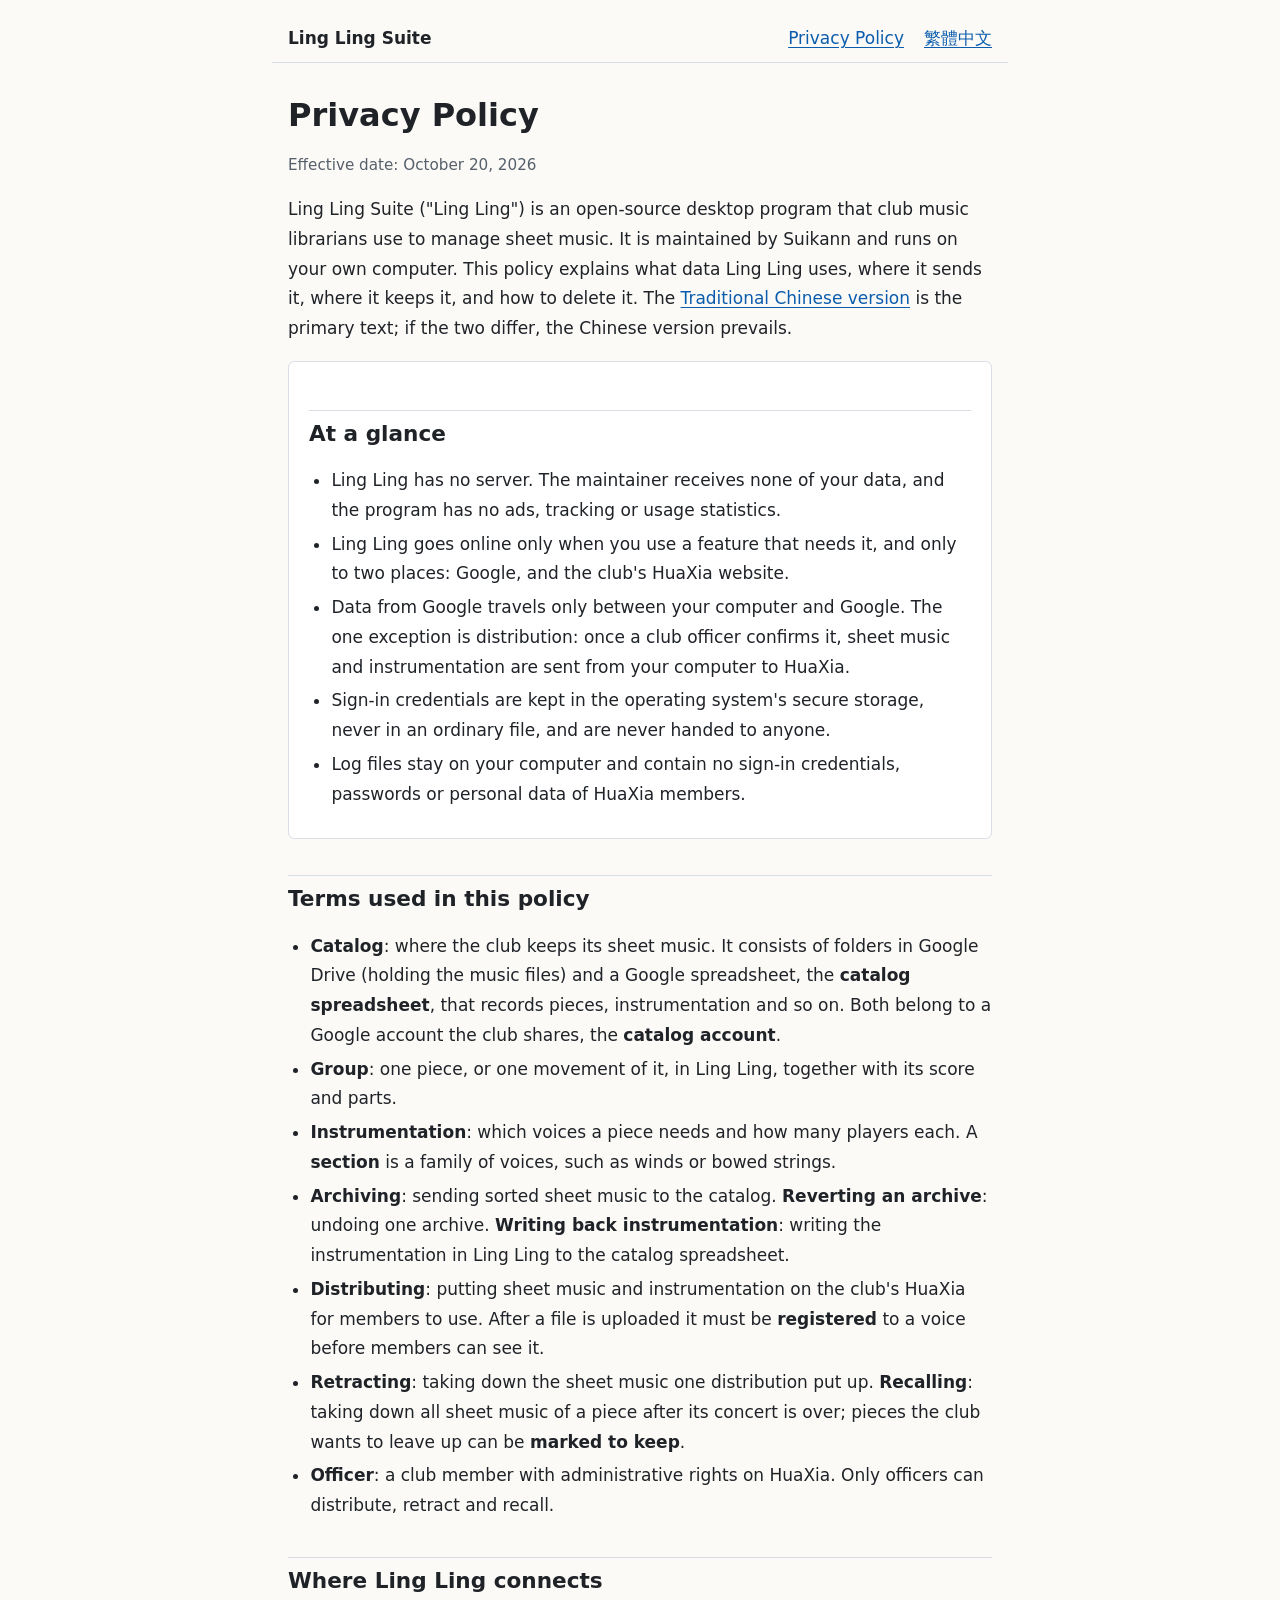
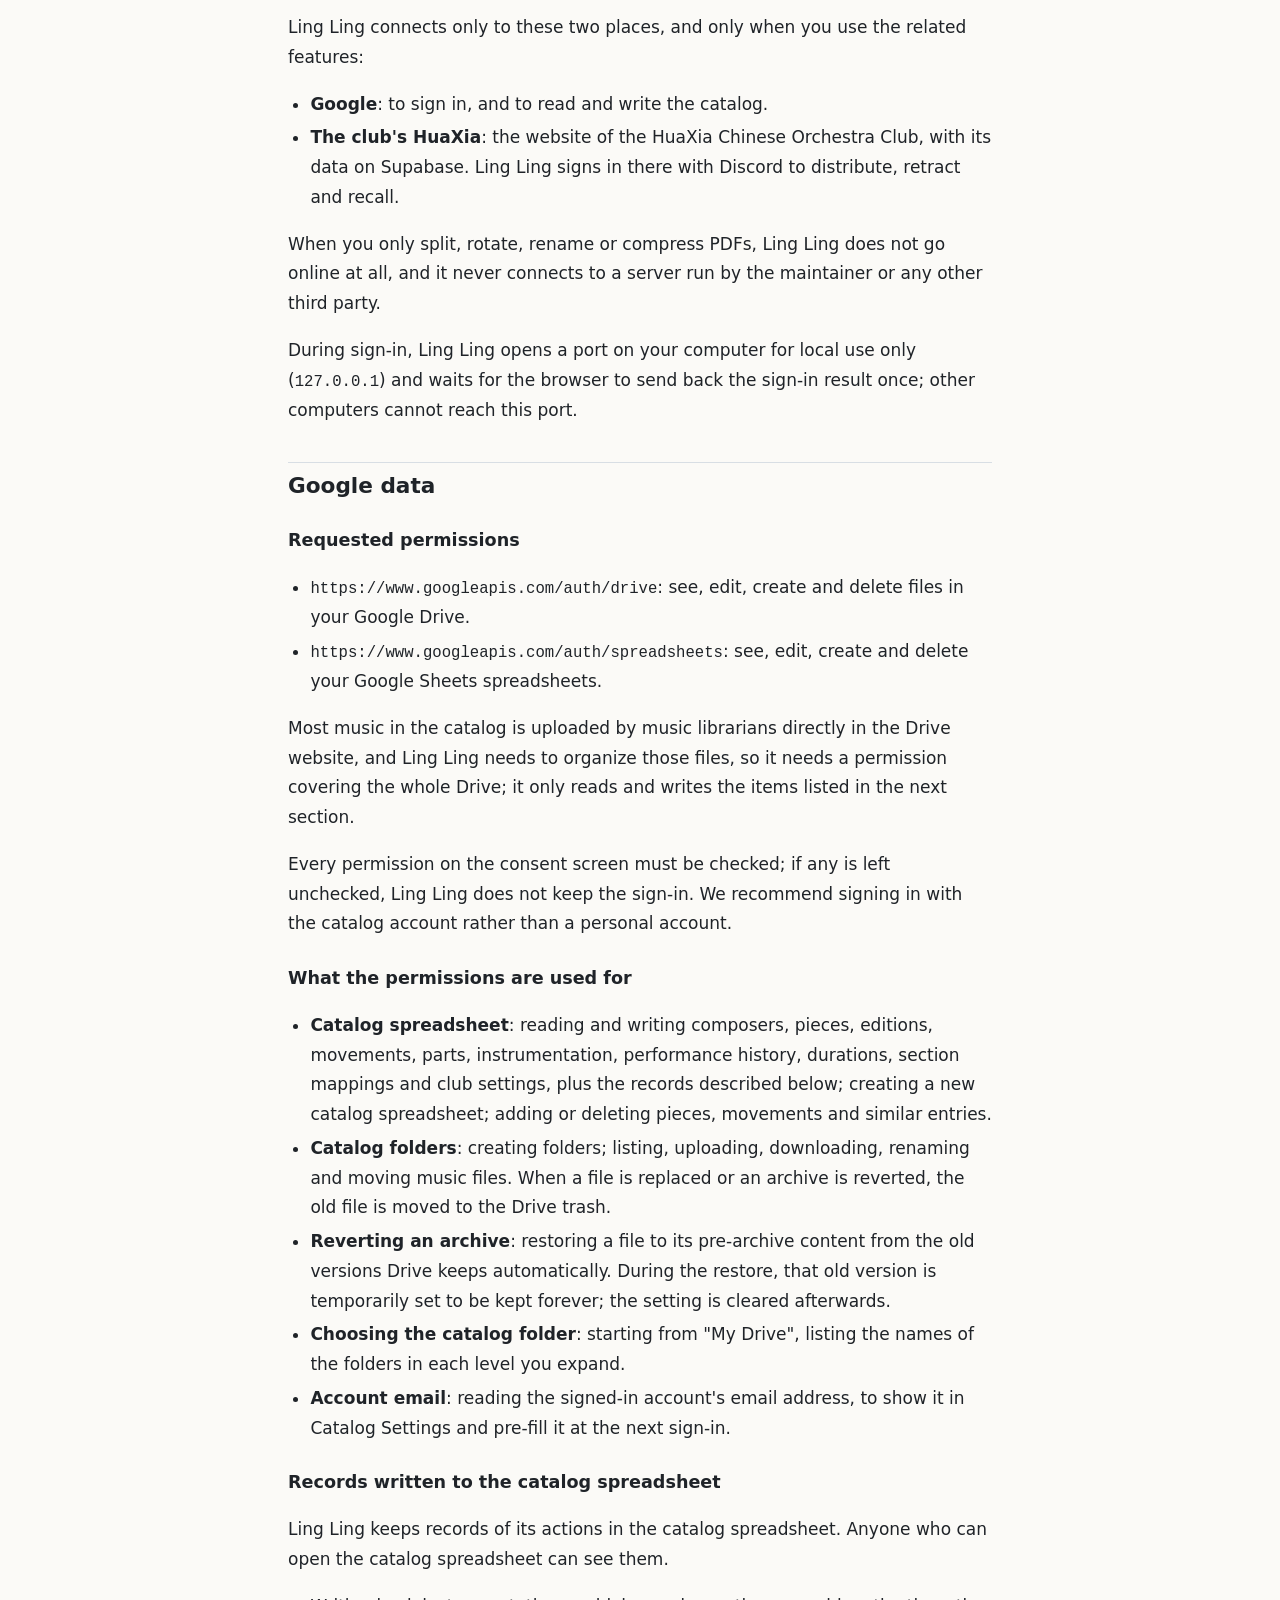
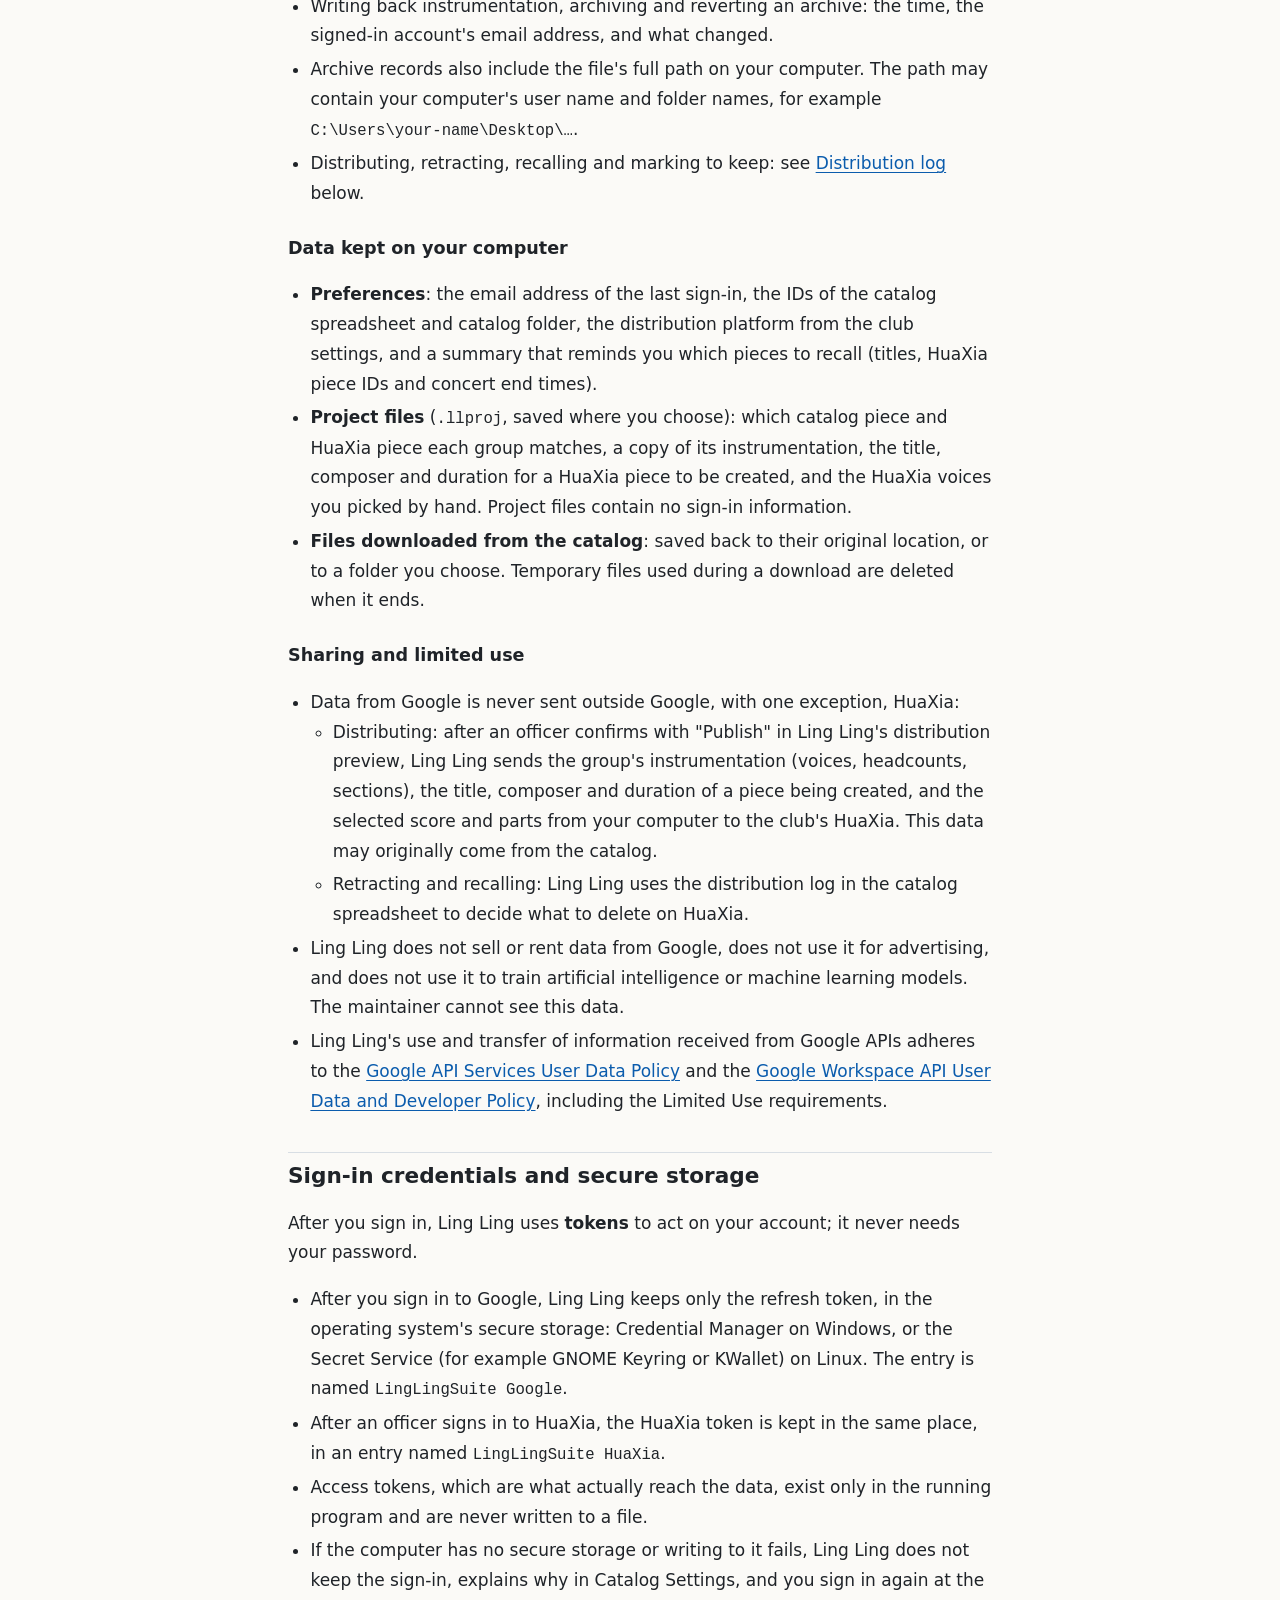
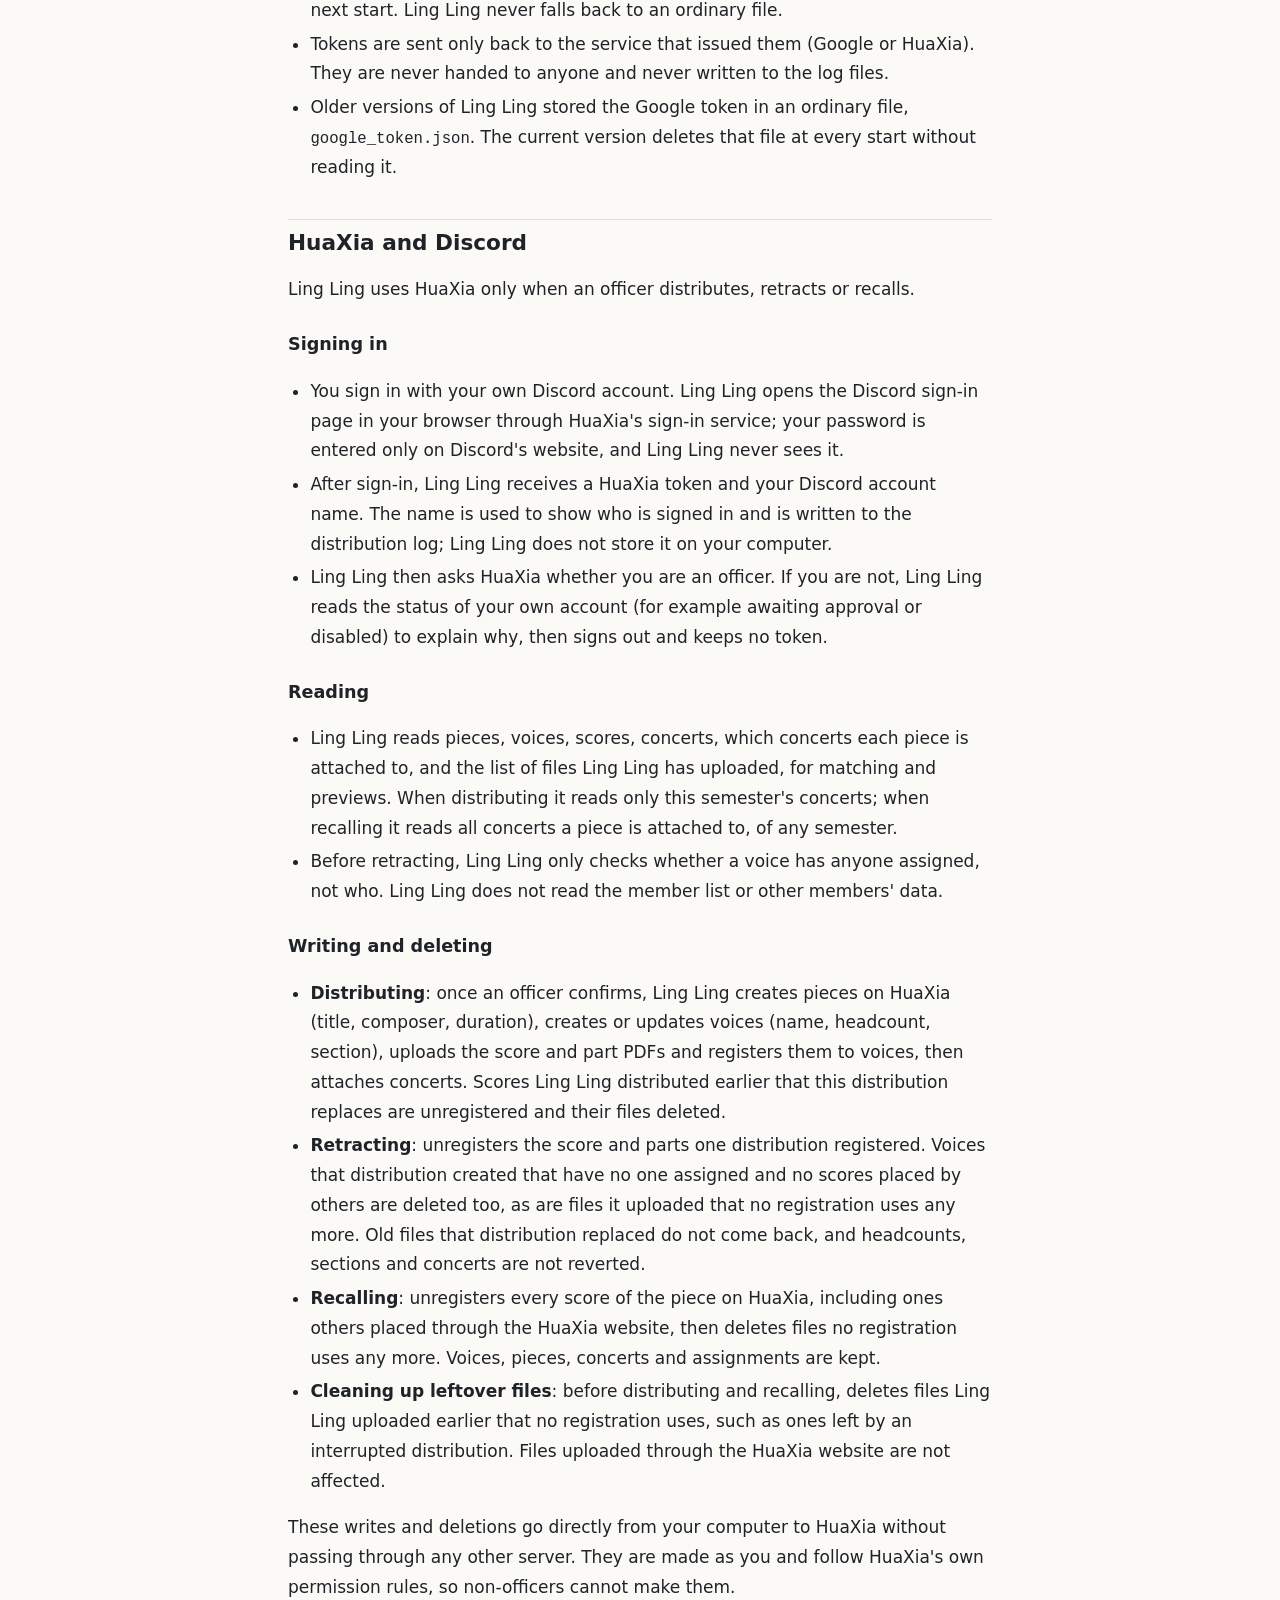
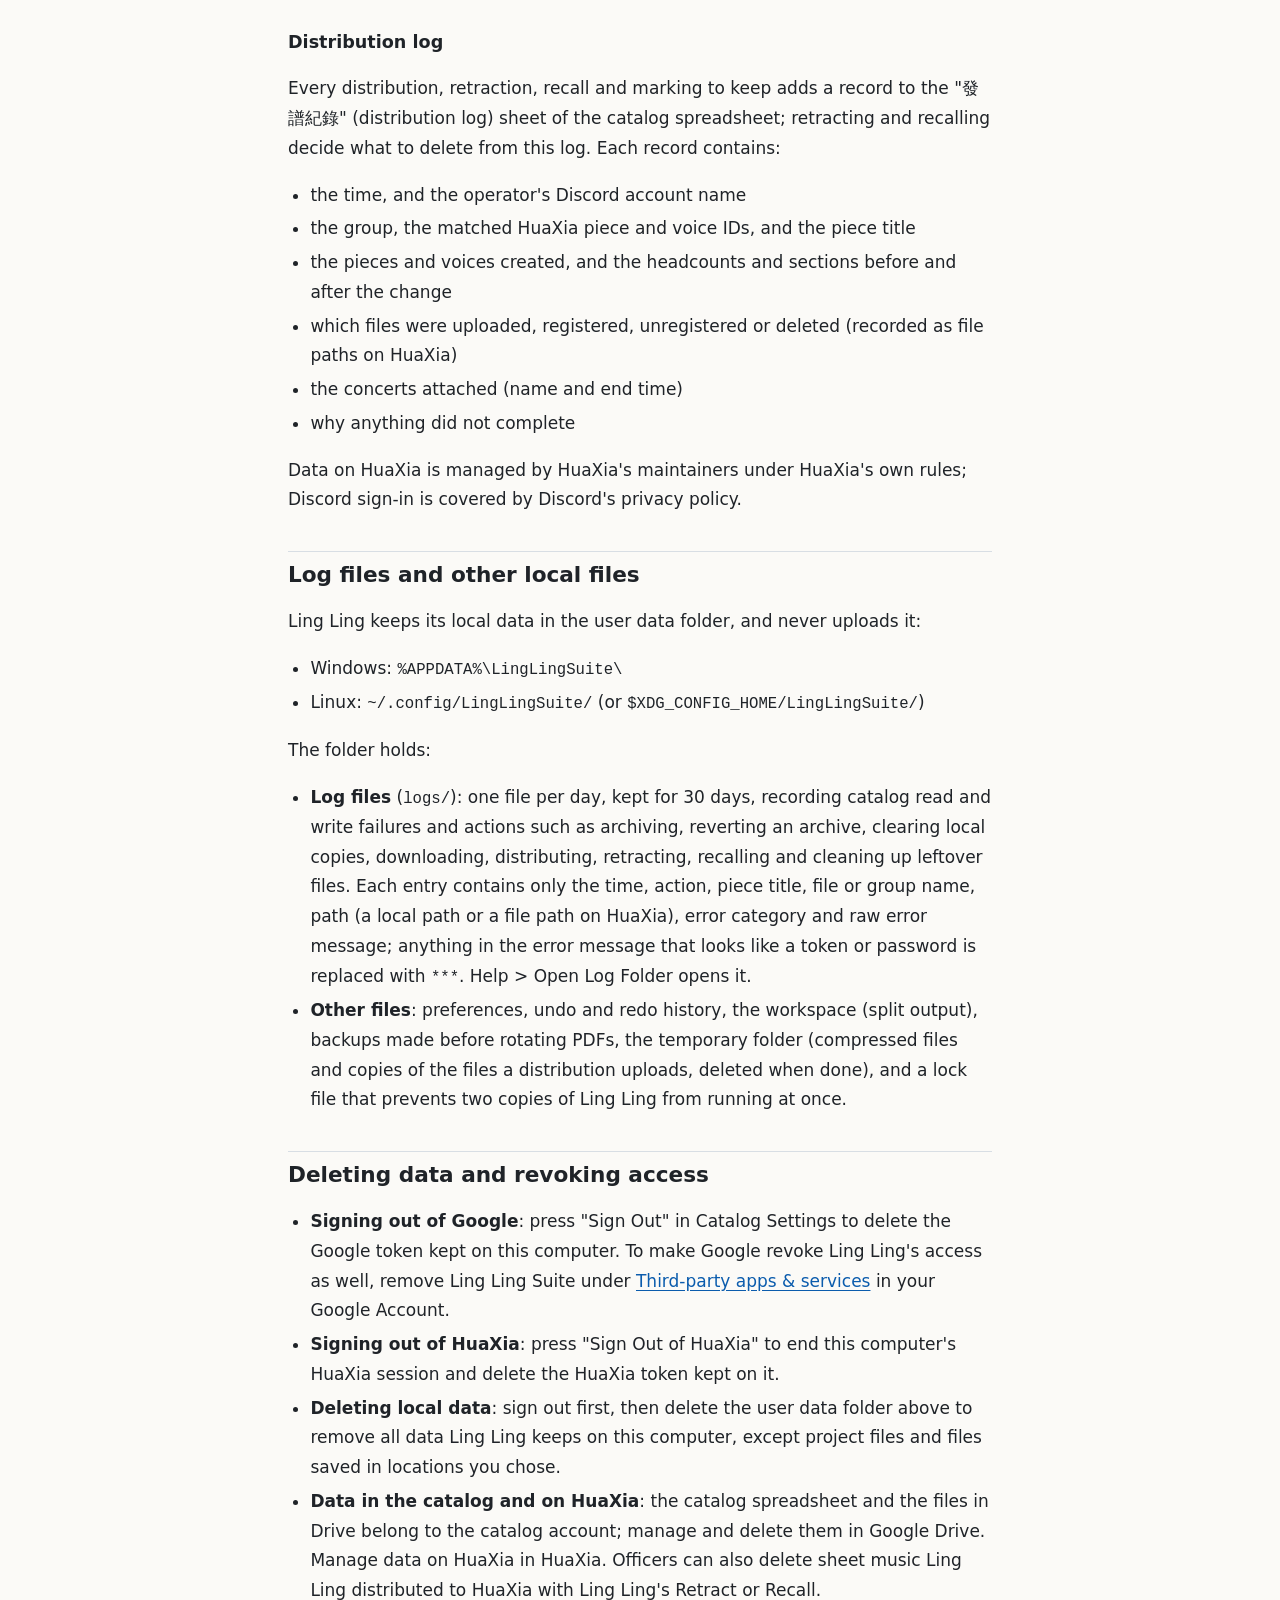
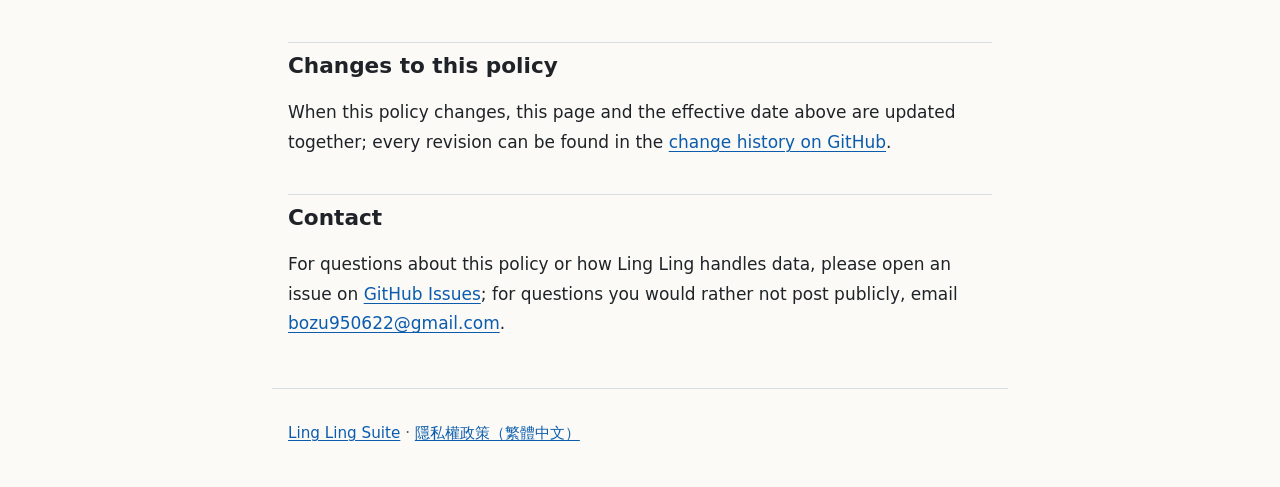
<file: website/en/privacy.html>
<!doctype html>
<html lang="en">
<head>
  <meta charset="utf-8">
  <meta name="viewport" content="width=device-width, initial-scale=1">
  <title>Privacy Policy | Ling Ling Suite</title>
  <meta name="description" content="How Ling Ling Suite handles Google, HuaXia and local data.">
  <link rel="stylesheet" href="../style.css">
  <link rel="alternate" hreflang="zh-Hant-TW" href="../privacy.html">
</head>
<body>
  <a class="skip-link" href="#main">Skip to main content</a>
  <header>
    <nav class="site-nav" aria-label="Site">
      <a class="brand" href="./">Ling Ling Suite</a>
      <a href="privacy.html" aria-current="page">Privacy Policy</a>
      <a href="../privacy.html" lang="zh-Hant-TW" hreflang="zh-Hant-TW">繁體中文</a>
    </nav>
  </header>

  <main id="main">
    <h1>Privacy Policy</h1>
    <p class="meta">Effective date: October 20, 2026</p>

    <p>Ling Ling Suite ("Ling Ling") is an open-source desktop program that club music librarians use to manage sheet music. It is maintained by Suikann and runs on your own computer. This policy explains what data Ling Ling uses, where it sends it, where it keeps it, and how to delete it. The <a href="../privacy.html" lang="zh-Hant-TW" hreflang="zh-Hant-TW">Traditional Chinese version</a> is the primary text; if the two differ, the Chinese version prevails.</p>

    <div class="summary">
      <h2 id="summary">At a glance</h2>
      <ul>
        <li>Ling Ling has no server. The maintainer receives none of your data, and the program has no ads, tracking or usage statistics.</li>
        <li>Ling Ling goes online only when you use a feature that needs it, and only to two places: Google, and the club's HuaXia website.</li>
        <li>Data from Google travels only between your computer and Google. The one exception is distribution: once a club officer confirms it, sheet music and instrumentation are sent from your computer to HuaXia.</li>
        <li>Sign-in credentials are kept in the operating system's secure storage, never in an ordinary file, and are never handed to anyone.</li>
        <li>Log files stay on your computer and contain no sign-in credentials, passwords or personal data of HuaXia members.</li>
      </ul>
    </div>

    <h2 id="terms">Terms used in this policy</h2>
    <ul>
      <li><strong>Catalog</strong>: where the club keeps its sheet music. It consists of folders in Google Drive (holding the music files) and a Google spreadsheet, the <strong>catalog spreadsheet</strong>, that records pieces, instrumentation and so on. Both belong to a Google account the club shares, the <strong>catalog account</strong>.</li>
      <li><strong>Group</strong>: one piece, or one movement of it, in Ling Ling, together with its score and parts.</li>
      <li><strong>Instrumentation</strong>: which voices a piece needs and how many players each. A <strong>section</strong> is a family of voices, such as winds or bowed strings.</li>
      <li><strong>Archiving</strong>: sending sorted sheet music to the catalog. <strong>Reverting an archive</strong>: undoing one archive. <strong>Writing back instrumentation</strong>: writing the instrumentation in Ling Ling to the catalog spreadsheet.</li>
      <li><strong>Distributing</strong>: putting sheet music and instrumentation on the club's HuaXia for members to use. After a file is uploaded it must be <strong>registered</strong> to a voice before members can see it.</li>
      <li><strong>Retracting</strong>: taking down the sheet music one distribution put up. <strong>Recalling</strong>: taking down all sheet music of a piece after its concert is over; pieces the club wants to leave up can be <strong>marked to keep</strong>.</li>
      <li><strong>Officer</strong>: a club member with administrative rights on HuaXia. Only officers can distribute, retract and recall.</li>
    </ul>

    <h2 id="connections">Where Ling Ling connects</h2>
    <p>Ling Ling connects only to these two places, and only when you use the related features:</p>
    <ul>
      <li><strong>Google</strong>: to sign in, and to read and write the catalog.</li>
      <li><strong>The club's HuaXia</strong>: the website of the HuaXia Chinese Orchestra Club, with its data on Supabase. Ling Ling signs in there with Discord to distribute, retract and recall.</li>
    </ul>
    <p>When you only split, rotate, rename or compress PDFs, Ling Ling does not go online at all, and it never connects to a server run by the maintainer or any other third party.</p>
    <p>During sign-in, Ling Ling opens a port on your computer for local use only (<code>127.0.0.1</code>) and waits for the browser to send back the sign-in result once; other computers cannot reach this port.</p>

    <h2 id="google">Google data</h2>

    <h3>Requested permissions</h3>
    <ul>
      <li><code>https://www.googleapis.com/auth/drive</code>: see, edit, create and delete files in your Google Drive.</li>
      <li><code>https://www.googleapis.com/auth/spreadsheets</code>: see, edit, create and delete your Google Sheets spreadsheets.</li>
    </ul>
    <p>Most music in the catalog is uploaded by music librarians directly in the Drive website, and Ling Ling needs to organize those files, so it needs a permission covering the whole Drive; it only reads and writes the items listed in the next section.</p>
    <p>Every permission on the consent screen must be checked; if any is left unchecked, Ling Ling does not keep the sign-in. We recommend signing in with the catalog account rather than a personal account.</p>

    <h3>What the permissions are used for</h3>
    <ul>
      <li><strong>Catalog spreadsheet</strong>: reading and writing composers, pieces, editions, movements, parts, instrumentation, performance history, durations, section mappings and club settings, plus the records described below; creating a new catalog spreadsheet; adding or deleting pieces, movements and similar entries.</li>
      <li><strong>Catalog folders</strong>: creating folders; listing, uploading, downloading, renaming and moving music files. When a file is replaced or an archive is reverted, the old file is moved to the Drive trash.</li>
      <li><strong>Reverting an archive</strong>: restoring a file to its pre-archive content from the old versions Drive keeps automatically. During the restore, that old version is temporarily set to be kept forever; the setting is cleared afterwards.</li>
      <li><strong>Choosing the catalog folder</strong>: starting from "My Drive", listing the names of the folders in each level you expand.</li>
      <li><strong>Account email</strong>: reading the signed-in account's email address, to show it in Catalog Settings and pre-fill it at the next sign-in.</li>
    </ul>

    <h3>Records written to the catalog spreadsheet</h3>
    <p>Ling Ling keeps records of its actions in the catalog spreadsheet. Anyone who can open the catalog spreadsheet can see them.</p>
    <ul>
      <li>Writing back instrumentation, archiving and reverting an archive: the time, the signed-in account's email address, and what changed.</li>
      <li>Archive records also include the file's full path on your computer. The path may contain your computer's user name and folder names, for example <code>C:\Users\your-name\Desktop\…</code>.</li>
      <li>Distributing, retracting, recalling and marking to keep: see <a href="#publish-log">Distribution log</a> below.</li>
    </ul>

    <h3>Data kept on your computer</h3>
    <ul>
      <li><strong>Preferences</strong>: the email address of the last sign-in, the IDs of the catalog spreadsheet and catalog folder, the distribution platform from the club settings, and a summary that reminds you which pieces to recall (titles, HuaXia piece IDs and concert end times).</li>
      <li><strong>Project files</strong> (<code>.llproj</code>, saved where you choose): which catalog piece and HuaXia piece each group matches, a copy of its instrumentation, the title, composer and duration for a HuaXia piece to be created, and the HuaXia voices you picked by hand. Project files contain no sign-in information.</li>
      <li><strong>Files downloaded from the catalog</strong>: saved back to their original location, or to a folder you choose. Temporary files used during a download are deleted when it ends.</li>
    </ul>

    <h3>Sharing and limited use</h3>
    <ul>
      <li>Data from Google is never sent outside Google, with one exception, HuaXia:
        <ul>
          <li>Distributing: after an officer confirms with "Publish" in Ling Ling's distribution preview, Ling Ling sends the group's instrumentation (voices, headcounts, sections), the title, composer and duration of a piece being created, and the selected score and parts from your computer to the club's HuaXia. This data may originally come from the catalog.</li>
          <li>Retracting and recalling: Ling Ling uses the distribution log in the catalog spreadsheet to decide what to delete on HuaXia.</li>
        </ul>
      </li>
      <li>Ling Ling does not sell or rent data from Google, does not use it for advertising, and does not use it to train artificial intelligence or machine learning models. The maintainer cannot see this data.</li>
      <li>Ling Ling's use and transfer of information received from Google APIs adheres to the <a href="https://developers.google.com/terms/api-services-user-data-policy">Google API Services User Data Policy</a> and the <a href="https://developers.google.com/workspace/workspace-api-user-data-developer-policy">Google Workspace API User Data and Developer Policy</a>, including the Limited Use requirements.</li>
    </ul>

    <h2 id="tokens">Sign-in credentials and secure storage</h2>
    <p>After you sign in, Ling Ling uses <strong>tokens</strong> to act on your account; it never needs your password.</p>
    <ul>
      <li>After you sign in to Google, Ling Ling keeps only the refresh token, in the operating system's secure storage: Credential Manager on Windows, or the Secret Service (for example GNOME Keyring or KWallet) on Linux. The entry is named <code>LingLingSuite Google</code>.</li>
      <li>After an officer signs in to HuaXia, the HuaXia token is kept in the same place, in an entry named <code>LingLingSuite HuaXia</code>.</li>
      <li>Access tokens, which are what actually reach the data, exist only in the running program and are never written to a file.</li>
      <li>If the computer has no secure storage or writing to it fails, Ling Ling does not keep the sign-in, explains why in Catalog Settings, and you sign in again at the next start. Ling Ling never falls back to an ordinary file.</li>
      <li>Tokens are sent only back to the service that issued them (Google or HuaXia). They are never handed to anyone and never written to the log files.</li>
      <li>Older versions of Ling Ling stored the Google token in an ordinary file, <code>google_token.json</code>. The current version deletes that file at every start without reading it.</li>
    </ul>

    <h2 id="huaxia">HuaXia and Discord</h2>
    <p>Ling Ling uses HuaXia only when an officer distributes, retracts or recalls.</p>

    <h3>Signing in</h3>
    <ul>
      <li>You sign in with your own Discord account. Ling Ling opens the Discord sign-in page in your browser through HuaXia's sign-in service; your password is entered only on Discord's website, and Ling Ling never sees it.</li>
      <li>After sign-in, Ling Ling receives a HuaXia token and your Discord account name. The name is used to show who is signed in and is written to the distribution log; Ling Ling does not store it on your computer.</li>
      <li>Ling Ling then asks HuaXia whether you are an officer. If you are not, Ling Ling reads the status of your own account (for example awaiting approval or disabled) to explain why, then signs out and keeps no token.</li>
    </ul>

    <h3>Reading</h3>
    <ul>
      <li>Ling Ling reads pieces, voices, scores, concerts, which concerts each piece is attached to, and the list of files Ling Ling has uploaded, for matching and previews. When distributing it reads only this semester's concerts; when recalling it reads all concerts a piece is attached to, of any semester.</li>
      <li>Before retracting, Ling Ling only checks whether a voice has anyone assigned, not who. Ling Ling does not read the member list or other members' data.</li>
    </ul>

    <h3>Writing and deleting</h3>
    <ul>
      <li><strong>Distributing</strong>: once an officer confirms, Ling Ling creates pieces on HuaXia (title, composer, duration), creates or updates voices (name, headcount, section), uploads the score and part PDFs and registers them to voices, then attaches concerts. Scores Ling Ling distributed earlier that this distribution replaces are unregistered and their files deleted.</li>
      <li><strong>Retracting</strong>: unregisters the score and parts one distribution registered. Voices that distribution created that have no one assigned and no scores placed by others are deleted too, as are files it uploaded that no registration uses any more. Old files that distribution replaced do not come back, and headcounts, sections and concerts are not reverted.</li>
      <li><strong>Recalling</strong>: unregisters every score of the piece on HuaXia, including ones others placed through the HuaXia website, then deletes files no registration uses any more. Voices, pieces, concerts and assignments are kept.</li>
      <li><strong>Cleaning up leftover files</strong>: before distributing and recalling, deletes files Ling Ling uploaded earlier that no registration uses, such as ones left by an interrupted distribution. Files uploaded through the HuaXia website are not affected.</li>
    </ul>
    <p>These writes and deletions go directly from your computer to HuaXia without passing through any other server. They are made as you and follow HuaXia's own permission rules, so non-officers cannot make them.</p>

    <h3 id="publish-log">Distribution log</h3>
    <p>Every distribution, retraction, recall and marking to keep adds a record to the "發譜紀錄" (distribution log) sheet of the catalog spreadsheet; retracting and recalling decide what to delete from this log. Each record contains:</p>
    <ul>
      <li>the time, and the operator's Discord account name</li>
      <li>the group, the matched HuaXia piece and voice IDs, and the piece title</li>
      <li>the pieces and voices created, and the headcounts and sections before and after the change</li>
      <li>which files were uploaded, registered, unregistered or deleted (recorded as file paths on HuaXia)</li>
      <li>the concerts attached (name and end time)</li>
      <li>why anything did not complete</li>
    </ul>
    <p>Data on HuaXia is managed by HuaXia's maintainers under HuaXia's own rules; Discord sign-in is covered by Discord's privacy policy.</p>

    <h2 id="local">Log files and other local files</h2>
    <p>Ling Ling keeps its local data in the user data folder, and never uploads it:</p>
    <ul>
      <li>Windows: <code>%APPDATA%\LingLingSuite\</code></li>
      <li>Linux: <code>~/.config/LingLingSuite/</code> (or <code>$XDG_CONFIG_HOME/LingLingSuite/</code>)</li>
    </ul>
    <p>The folder holds:</p>
    <ul>
      <li><strong>Log files</strong> (<code>logs/</code>): one file per day, kept for 30 days, recording catalog read and write failures and actions such as archiving, reverting an archive, clearing local copies, downloading, distributing, retracting, recalling and cleaning up leftover files. Each entry contains only the time, action, piece title, file or group name, path (a local path or a file path on HuaXia), error category and raw error message; anything in the error message that looks like a token or password is replaced with <code>***</code>. Help &gt; Open Log Folder opens it.</li>
      <li><strong>Other files</strong>: preferences, undo and redo history, the workspace (split output), backups made before rotating PDFs, the temporary folder (compressed files and copies of the files a distribution uploads, deleted when done), and a lock file that prevents two copies of Ling Ling from running at once.</li>
    </ul>

    <h2 id="delete">Deleting data and revoking access</h2>
    <ul>
      <li><strong>Signing out of Google</strong>: press "Sign Out" in Catalog Settings to delete the Google token kept on this computer. To make Google revoke Ling Ling's access as well, remove Ling Ling Suite under <a href="https://myaccount.google.com/connections">Third-party apps &amp; services</a> in your Google Account.</li>
      <li><strong>Signing out of HuaXia</strong>: press "Sign Out of HuaXia" to end this computer's HuaXia session and delete the HuaXia token kept on it.</li>
      <li><strong>Deleting local data</strong>: sign out first, then delete the user data folder above to remove all data Ling Ling keeps on this computer, except project files and files saved in locations you chose.</li>
      <li><strong>Data in the catalog and on HuaXia</strong>: the catalog spreadsheet and the files in Drive belong to the catalog account; manage and delete them in Google Drive. Manage data on HuaXia in HuaXia. Officers can also delete sheet music Ling Ling distributed to HuaXia with Ling Ling's Retract or Recall.</li>
    </ul>

    <h2 id="changes">Changes to this policy</h2>
    <p>When this policy changes, this page and the effective date above are updated together; every revision can be found in the <a href="https://github.com/Suikann/ling-ling-suite/commits/HEAD/website/en/privacy.html">change history on GitHub</a>.</p>

    <h2 id="contact">Contact</h2>
    <p>For questions about this policy or how Ling Ling handles data, please open an issue on <a href="https://github.com/Suikann/ling-ling-suite/issues">GitHub Issues</a>; for questions you would rather not post publicly, email <a href="mailto:bozu950622@gmail.com">bozu950622@gmail.com</a>.</p>
  </main>

  <footer>
    <p><a href="./">Ling Ling Suite</a> · <a href="../privacy.html" lang="zh-Hant-TW" hreflang="zh-Hant-TW">隱私權政策（繁體中文）</a></p>
  </footer>
</body>
</html>
</file>
<file: website/style.css>
/* 泠靈小工具的首頁與隱私權政策：只有這一份樣式，不載入任何外部資源 */

:root {
  --bg: #fbfaf7;
  --surface: #ffffff;
  --text: #1f2328;
  --muted: #57606a;
  --border: #d8dee4;
  --link: #0b5cad;
  --accent: #7a3e12;
  color-scheme: light dark;
}

@media (prefers-color-scheme: dark) {
  :root {
    --bg: #14161a;
    --surface: #1c1f24;
    --text: #e6e8eb;
    --muted: #a3abb5;
    --border: #353b43;
    --link: #7cb7ff;
    --accent: #e0a46e;
  }
}

* {
  box-sizing: border-box;
}

body {
  margin: 0;
  background: var(--bg);
  color: var(--text);
  font-family: system-ui, -apple-system, "Segoe UI", "Microsoft JhengHei", "PingFang TC", "Noto Sans TC", "Noto Sans CJK TC", sans-serif;
  font-size: 1.0625rem;
  line-height: 1.75;
}

.skip-link {
  position: absolute;
  left: -9999px;
}

.skip-link:focus {
  left: 1rem;
  top: 1rem;
  padding: 0.5rem 0.75rem;
  background: var(--surface);
  border: 2px solid var(--link);
  z-index: 1;
}

header,
main,
footer {
  max-width: 46rem;
  margin: 0 auto;
  padding: 0 1rem;
}

header {
  padding-top: 1.5rem;
  padding-bottom: 0.5rem;
  border-bottom: 1px solid var(--border);
}

.site-nav {
  display: flex;
  flex-wrap: wrap;
  gap: 0.25rem 1.25rem;
  align-items: baseline;
}

.site-nav .brand {
  font-weight: 700;
  color: var(--text);
  text-decoration: none;
  margin-right: auto;
}

main {
  padding-top: 1.5rem;
  padding-bottom: 2rem;
}

h1 {
  font-size: 2rem;
  line-height: 1.3;
  margin: 0.5rem 0 0.5rem;
}

h2 {
  font-size: 1.35rem;
  line-height: 1.4;
  margin: 2.25rem 0 0.5rem;
  padding-top: 0.5rem;
  border-top: 1px solid var(--border);
}

h3 {
  font-size: 1.1rem;
  margin: 1.5rem 0 0.25rem;
}

.lead {
  font-size: 1.2rem;
  color: var(--muted);
  margin-top: 0;
}

.meta {
  color: var(--muted);
  font-size: 0.95rem;
}

a {
  color: var(--link);
  text-underline-offset: 0.15em;
}

a:focus-visible {
  outline: 2px solid var(--link);
  outline-offset: 2px;
}

.download {
  display: inline-block;
  margin: 0.5rem 0;
  padding: 0.6rem 1.1rem;
  border: 2px solid var(--accent);
  border-radius: 0.4rem;
  color: var(--accent);
  font-weight: 700;
  text-decoration: none;
}

.download:hover {
  background: var(--surface);
}

.summary {
  background: var(--surface);
  border: 1px solid var(--border);
  border-radius: 0.4rem;
  padding: 0.75rem 1.25rem;
}

code {
  font-family: ui-monospace, "Cascadia Mono", Consolas, "Noto Sans Mono", monospace;
  font-size: 0.92em;
  overflow-wrap: anywhere;
}

ul {
  padding-left: 1.4rem;
}

li + li {
  margin-top: 0.25rem;
}

footer {
  padding-top: 1rem;
  padding-bottom: 2rem;
  border-top: 1px solid var(--border);
  color: var(--muted);
  font-size: 0.95rem;
}
</file>
